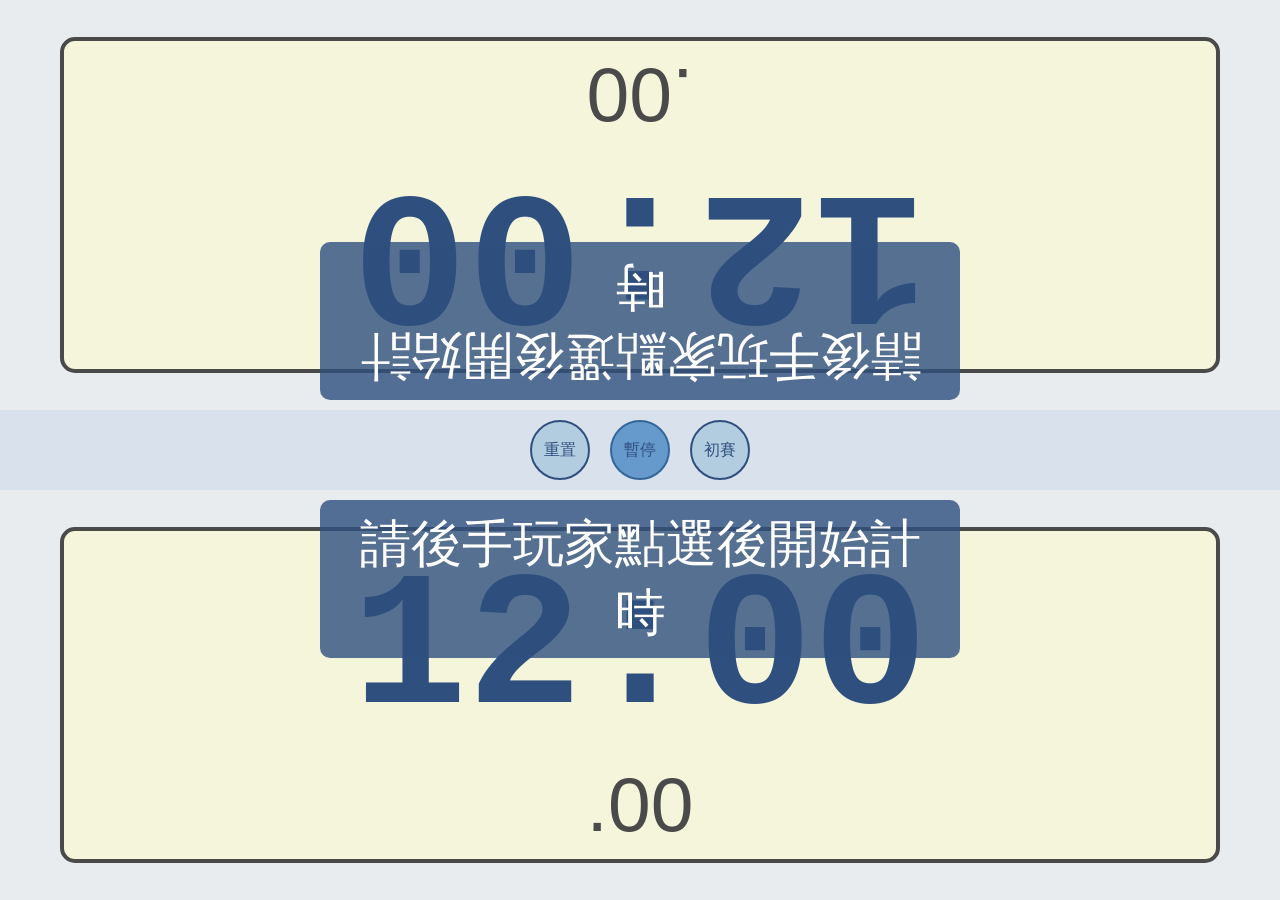
<file: cfe-2026-spring/cfe_clock.html>
<script type="text/javascript">
        var gk_isXlsx = false;
        var gk_xlsxFileLookup = {};
        var gk_fileData = {};
        function filledCell(cell) {
          return cell !== '' && cell != null;
        }
        function loadFileData(filename) {
        if (gk_isXlsx && gk_xlsxFileLookup[filename]) {
            try {
                var workbook = XLSX.read(gk_fileData[filename], { type: 'base64' });
                var firstSheetName = workbook.SheetNames[0];
                var worksheet = workbook.Sheets[firstSheetName];

                // Convert sheet to JSON to filter blank rows
                var jsonData = XLSX.utils.sheet_to_json(worksheet, { header: 1, blankrows: false, defval: '' });
                // Filter out blank rows (rows where all cells are empty, null, or undefined)
                var filteredData = jsonData.filter(row => row.some(filledCell));

                // Heuristic to find the header row by ignoring rows with fewer filled cells than the next row
                var headerRowIndex = filteredData.findIndex((row, index) =>
                  row.filter(filledCell).length >= filteredData[index + 1]?.filter(filledCell).length
                );
                // Fallback
                if (headerRowIndex === -1 || headerRowIndex > 25) {
                  headerRowIndex = 0;
                }

                // Convert filtered JSON back to CSV
                var csv = XLSX.utils.aoa_to_sheet(filteredData.slice(headerRowIndex)); // Create a new sheet from filtered array of arrays
                csv = XLSX.utils.sheet_to_csv(csv, { header: 1 });
                return csv;
            } catch (e) {
                console.error(e);
                return "";
            }
        }
        return gk_fileData[filename] || "";
        }
        </script><!DOCTYPE html>
<html lang="zh-TW">
<head>
    <meta charset="UTF-8">
    <meta name="viewport" content="width=device-width, initial-scale=1.0">
    <title>對戰計時鐘</title>
    <style>
        body {
            margin: 0;
            padding: 0;
            height: 100vh;
            display: flex;
            flex-direction: column;
            justify-content: space-between;
            font-family: Arial, sans-serif;
            background-color: #E8ECEF;
            overflow: hidden;
        }
        .container {
            height: 100vh;
            display: flex;
            flex-direction: column;
            justify-content: space-between;
        }
        .player {
            flex: 1;
            display: flex;
            justify-content: center;
            align-items: center;
            position: relative;
            user-select: none;
        }
        .player-top {
            transform: rotate(180deg);
        }
        .timer-box {
            width: 90%;
            height: 80%;
            border: 4px solid #4A4A4A;
            border-radius: 15px;
            display: flex;
            flex-direction: column;
            justify-content: center;
            align-items: center;
            background-color: #F5F5DC;
            cursor: pointer;
            transition: all 0.3s ease;
        }
        .timer-box.active {
            border-color: #1E90FF;
            background-color: #E6F0FA;
            box-shadow: 0 0 20px rgba(30, 144, 255, 0.5);
        }
        .timer-box.overtime {
            border-color: #FF4444;
            background-color: #FFE6E6;
            box-shadow: 0 0 20px rgba(255, 68, 68, 0.5);
        }
        .time {
            font-size: 15vw;
            font-weight: bold;
            font-family: 'Courier New', monospace;
            color: #2F4F7F;
        }
        .milliseconds {
            font-size: 6vw;
            color: #4A4A4A;
        }
        .middle-controls {
            display: flex;
            justify-content: center;
            align-items: center;
            gap: 20px;
            padding: 10px 0;
            background-color: #D9E2EC;
        }
        .control-btn {
            width: 60px;
            height: 60px;
            border-radius: 50%;
            border: 2px solid #2F4F7F;
            background-color: #B3CDE0;
            cursor: pointer;
            font-size: 16px;
            display: flex;
            justify-content: center;
            align-items: center;
            color: #2F4F7F;
            transition: background-color 0.3s, box-shadow 0.3s;
        }
        .control-btn:hover {
            background-color: #A1B8D1;
        }
        .pause-btn {
            border-color: #336699;
            background-color: #6699CC;
        }
        .pause-btn:hover {
            background-color: #557FA6;
        }
        .pause-btn.paused {
            background-color: #4D85B3;
            box-shadow: 0 0 10px rgba(51, 102, 153, 0.7);
        }
        .prompt {
            position: absolute;
            top: 10px;
            left: 50%;
            transform: translateX(-50%);
            background-color: rgba(47, 79, 127, 0.8);
            color: white;
            padding: 10px 20px;
            border-radius: 10px;
            font-size: 4vw;
            text-align: center;
            opacity: 0;
            transition: opacity 0.3s, padding 0.3s;
        }
        .prompt.active {
            opacity: 1;
            padding: 10px 20px;
        }
        .prompt:empty {
            padding: 0;
            opacity: 0;
        }
        .modal {
            display: none;
            position: fixed;
            top: 0;
            left: 0;
            width: 100%;
            height: 100%;
            background-color: rgba(0, 0, 0, 0.6);
            justify-content: center;
            align-items: center;
            z-index: 1000;
        }
        .modal-content {
            background-color: #FFFFFF;
            padding: 20px;
            border-radius: 10px;
            text-align: center;
            box-shadow: 0 0 10px rgba(0, 0, 0, 0.3);
            transform: none;
        }
        .modal-btn {
            margin: 10px;
            padding: 10px 20px;
            border: none;
            border-radius: 5px;
            cursor: pointer;
            transition: background-color 0.2s;
        }
        .modal-btn.yes {
            background-color: #28A745;
            color: white;
        }
        .modal-btn.yes:hover {
            background-color: #218838;
        }
        .modal-btn.no {
            background-color: #DC3545;
            color: white;
        }
        .modal-btn.no:hover {
            background-color: #C82333;
        }
    </style>
</head>
<body>
    <div class="container">
        <div class="player player-top" id="player1">
            <div class="timer-box" id="timer1" onclick="switchTurn(1)">
                <div class="time" id="time1">12:00</div>
                <div class="milliseconds" id="ms1">.00</div>
                <div class="prompt" id="prompt1"></div>
            </div>
        </div>
        <div class="middle-controls">
            <button class="control-btn" onclick="showResetConfirm()">重置</button>
            <button class="control-btn pause-btn" id="pauseBtn" onclick="togglePause()">暫停</button>
            <button class="control-btn" onclick="showModeSwitch()">初賽</button>
        </div>
        <div class="player player-bottom" id="player2">
            <div class="timer-box" id="timer2" onclick="switchTurn(2)">
                <div class="time" id="time2">12:00</div>
                <div class="milliseconds" id="ms2">.00</div>
                <div class="prompt" id="prompt2"></div>
            </div>
        </div>
    </div>
    <div class="modal" id="modeModal">
        <div class="modal-content">
            <p>是否切換模式並重新開始？</p>
            <button class="modal-btn yes" onclick="switchMode(true)">是</button>
            <button class="modal-btn no" onclick="switchMode(false)">否</button>
        </div>
    </div>
    <div class="modal" id="resetModal">
        <div class="modal-content">
            <p>是否確認重置比賽？</p>
            <button class="modal-btn yes" onclick="resetGame(true)">是</button>
            <button class="modal-btn no" onclick="resetGame(false)">否</button>
        </div>
    </div>

    <script>
        let isRunning = false;
        let isPaused = false;
        let activePlayer = 0;
        let mode = 'standard'; // standard (初賽) or finals (複賽)
        let time1 = 12 * 60 * 1000; // 12 minutes in ms
        let time2 = 12 * 60 * 1000;
        let isOvertime1 = false;
        let isOvertime2 = false;
        let lastUpdate = null;
        let gameStarted = false;
        let isGameStopped = false;

        function formatTime(ms) {
            if (ms <= 0) return "00:00.00";
            let minutes = Math.floor(ms / 60000);
            let seconds = Math.floor((ms % 60000) / 1000);
            let centiseconds = Math.floor((ms % 1000) / 10);
            return `${minutes.toString().padStart(2, '0')}:${seconds.toString().padStart(2, '0')}.${centiseconds.toString().padStart(2, '0')}`;
        }

        function updateDisplay() {
            if (isGameStopped) return; // Prevent recursive calls during stop
            document.getElementById('time1').textContent = formatTime(time1).slice(0, 5);
            document.getElementById('ms1').textContent = formatTime(time1).slice(5);
            document.getElementById('time2').textContent = formatTime(time2).slice(0, 5);
            document.getElementById('ms2').textContent = formatTime(time2).slice(5);

            const timer1 = document.getElementById('timer1');
            const timer2 = document.getElementById('timer2');
            timer1.classList.remove('active', 'overtime');
            timer2.classList.remove('active', 'overtime');

            if (activePlayer === 1) {
                timer1.classList.add(isOvertime1 ? 'overtime' : 'active');
            } else if (activePlayer === 2) {
                timer2.classList.add(isOvertime2 ? 'overtime' : 'active');
            }

            const prompt1 = document.getElementById('prompt1');
            const prompt2 = document.getElementById('prompt2');
            if (!gameStarted) {
                prompt1.textContent = "請後手玩家點選後開始計時";
                prompt2.textContent = "請後手玩家點選後開始計時";
                prompt1.classList.add('active');
                prompt2.classList.add('active');
            } else {
                prompt1.textContent = "";
                prompt2.textContent = "";
                prompt1.classList.remove('active');
                prompt2.classList.remove('active');
            }

            if (time1 <= 0 && isOvertime1) {
                stopGame();
                prompt1.textContent = "此方超時！";
                prompt1.classList.add('active');
                prompt2.textContent = "";
                prompt2.classList.remove('active');
            } else if (time2 <= 0 && isOvertime2) {
                stopGame();
                prompt1.textContent = "";
                prompt1.classList.remove('active');
                prompt2.textContent = "此方超時！";
                prompt2.classList.add('active');
            }

            // Update pause button state
            const pauseBtn = document.getElementById('pauseBtn');
            if (isPaused) {
                pauseBtn.classList.add('paused');
            } else {
                pauseBtn.classList.remove('paused');
            }

            // Update mode button text
            document.getElementsByClassName('control-btn')[2].textContent = mode === 'standard' ? '初賽' : '複賽';
        }

        function updateTimer() {
            if (!isRunning || isPaused || isGameStopped) return;
            const now = Date.now();
            const delta = lastUpdate ? now - lastUpdate : 0;
            lastUpdate = now;

            if (activePlayer === 1) {
                time1 = Math.max(0, time1 - delta);
                if (time1 <= 0 && !isOvertime1) {
                    isOvertime1 = true;
                    time1 = 40 * 1000;
                }
            } else if (activePlayer === 2) {
                time2 = Math.max(0, time2 - delta);
                if (time2 <= 0 && !isOvertime2) {
                    isOvertime2 = true;
                    time2 = 40 * 1000;
                }
            }
            updateDisplay();
            requestAnimationFrame(updateTimer);
        }

        function switchTurn(player) {
            if (!gameStarted) {
                activePlayer = player === 1 ? 2 : 1; // Start with opponent
                gameStarted = true;
                isRunning = true;
                lastUpdate = Date.now();
                requestAnimationFrame(updateTimer);
            } else if (!isPaused && activePlayer === player) {
                // Reset current player's time to 40 seconds if in overtime
                if (player === 1 && isOvertime1) time1 = 40 * 1000;
                if (player === 2 && isOvertime2) time2 = 40 * 1000;
                activePlayer = player === 1 ? 2 : 1;
            }
            updateDisplay();
        }

        function togglePause() {
            if (!gameStarted) return;
            isPaused = !isPaused;
            if (!isPaused) {
                lastUpdate = Date.now();
                requestAnimationFrame(updateTimer);
            }
            updateDisplay();
        }

        function showResetConfirm() {
            if (!isPaused && gameStarted) togglePause(); // Pause if game is running
            document.getElementById('resetModal').style.display = 'flex';
        }

        function resetGame(confirm) {
            document.getElementById('resetModal').style.display = 'none';
            if (confirm) {
                isRunning = false;
                isPaused = false;
                activePlayer = 0;
                gameStarted = false;
                isOvertime1 = false;
                isOvertime2 = false;
                isGameStopped = false;
                time1 = mode === 'standard' ? 12 * 60 * 1000 : 10 * 60 * 1000;
                time2 = mode === 'standard' ? 12 * 60 * 1000 : 10 * 60 * 1000;
                updateDisplay();
            }
        }

        function stopGame() {
            if (isGameStopped) return; // Prevent recursive calls
            isGameStopped = true;
            isRunning = false;
            isPaused = false;
            activePlayer = 0;
            updateDisplay();
        }

        function showModeSwitch() {
            if (!isPaused && gameStarted) togglePause();
            document.getElementById('modeModal').style.display = 'flex';
        }

        function switchMode(confirm) {
            document.getElementById('modeModal').style.display = 'none';
            if (confirm) {
                mode = mode === 'standard' ? 'finals' : 'standard';
                resetGame(true);
            }
        }

        updateDisplay();
    </script>
</body>
</html>
</file>
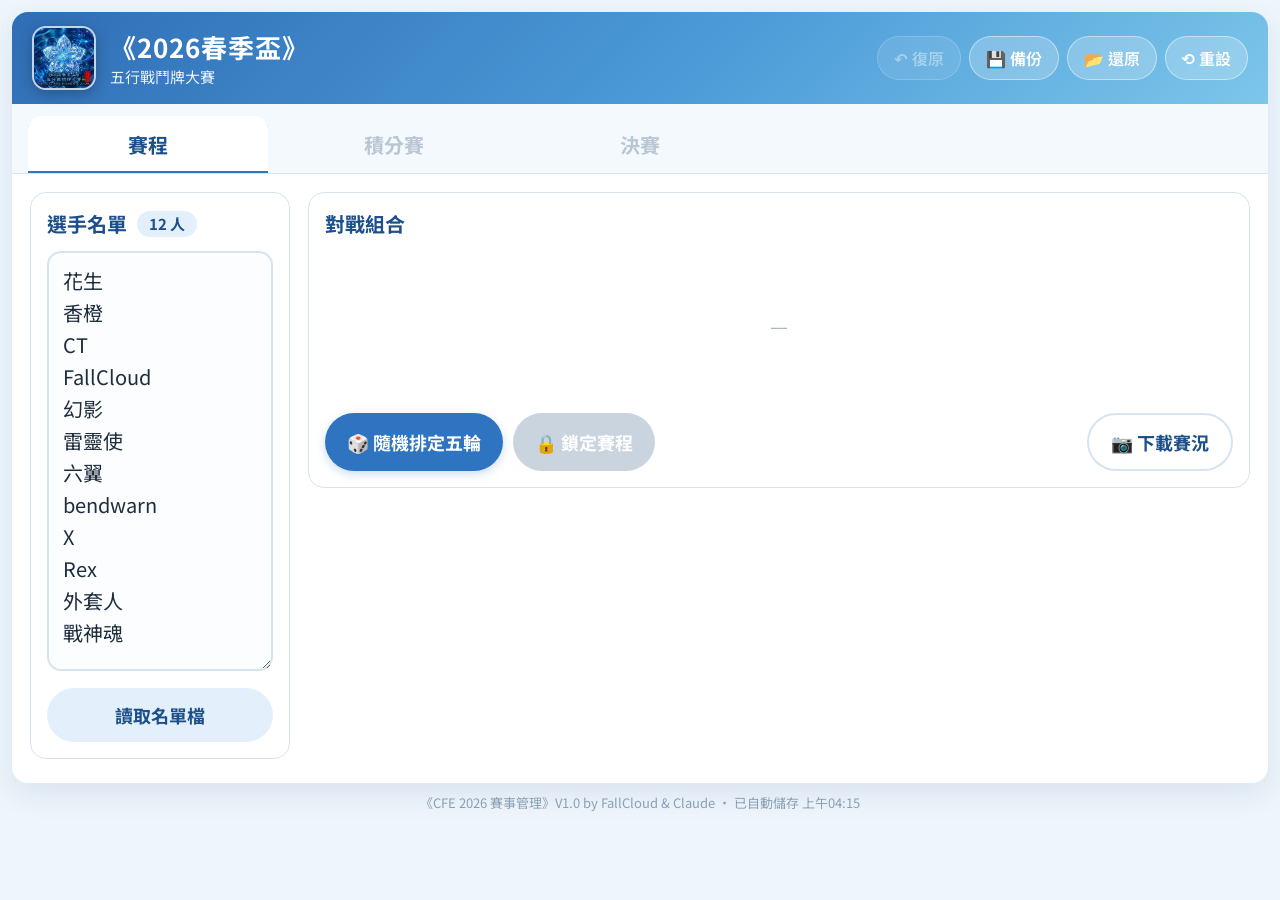
<file: cfe-2026-spring/host-ocuw9bre.html>
<!DOCTYPE html>
<html lang="zh-TW">
<head>
<meta charset="UTF-8">
<meta name="robots" content="noindex,nofollow">
<meta name="viewport" content="width=device-width, initial-scale=1.0">
<title>2026春季盃 賽事管理</title>
<link rel="icon" href="[data-uri]">
<style>
@import url('https://fonts.googleapis.com/css2?family=Noto+Sans+TC:wght@400;500;700&display=swap');
:root{
  --bg:#eef5fb; --card:#ffffff; --ink:#1f2d3d; --sub:#6b7f95; --line:#d6e4f0;
  --pri:#2f74c0; --pri-soft:#e3f0fb; --pri-deep:#1d4f8a;
  --win:#2f74c0; --loss:#d0576b; --draw:#c99a2e;
  --win-bg:#e6f1fc; --loss-bg:#fbecef; --draw-bg:#fbf4e3;
  --gold:#d4a017;
}
*{box-sizing:border-box}
[hidden]{display:none!important}
body{font-family:'Noto Sans TC',system-ui,-apple-system,sans-serif;margin:0;padding:12px;background:var(--bg);color:var(--ink);line-height:1.5;-webkit-tap-highlight-color:transparent}
button{font-family:inherit}
.container{max-width:1280px;margin:0 auto;background:var(--card);border-radius:16px;box-shadow:0 10px 30px rgba(31,79,138,.10);overflow:hidden}
header{background:linear-gradient(135deg,#2f6db5 0%,#4c9bd8 55%,#7cc6ea 100%);color:#fff;padding:14px 20px;display:flex;align-items:center;gap:16px;flex-wrap:wrap}
.brand{display:flex;align-items:center;gap:14px;flex:1;min-width:260px}
.brand img{width:64px;height:64px;border-radius:14px;box-shadow:0 4px 14px rgba(0,0,0,.25);border:2px solid rgba(255,255,255,.7)}
.brand h1{margin:0;font-size:26px;font-weight:700;letter-spacing:1px}
.brand .sub{font-size:15px;opacity:.9}
.tools{display:flex;gap:8px;flex-wrap:wrap}
.tbtn{background:rgba(255,255,255,.22);color:#fff;border:1px solid rgba(255,255,255,.45);padding:9px 16px;border-radius:9999px;font-size:16px;font-weight:600;cursor:pointer}
.tbtn:disabled{opacity:.45;cursor:default}
.tbtn.due{background:#ffd75e;color:#5a3d00;border-color:#fff;animation:pulse 1.4s ease-in-out infinite}
@keyframes pulse{0%,100%{box-shadow:0 0 0 0 rgba(255,215,94,.9)}50%{box-shadow:0 0 0 8px rgba(255,215,94,0)}}
.qt th .ok{color:#2e9d6a;margin-left:4px}
nav.tabs{display:flex;gap:6px;padding:12px 16px 0;background:#f4f9fd;border-bottom:1px solid var(--line)}
.tab{flex:1;max-width:240px;padding:14px 10px;font-size:20px;font-weight:700;border:none;border-radius:14px 14px 0 0;background:transparent;color:var(--sub);cursor:pointer}
.tab.active{background:#fff;color:var(--pri-deep);box-shadow:0 -2px 0 var(--pri) inset}
.tab:disabled{color:#b9c6d3;cursor:default}
.page{display:none;padding:18px 18px 24px}
.page.active{display:block}
.row{display:flex;gap:18px;flex-wrap:wrap;align-items:flex-start}
.card{background:#fff;border:1px solid var(--line);border-radius:16px;padding:16px}
.card h2{margin:0 0 12px;font-size:20px;color:var(--pri-deep);display:flex;align-items:center;gap:10px}
.badge{display:inline-block;background:var(--pri-soft);color:var(--pri-deep);border-radius:9999px;padding:2px 12px;font-size:15px;font-weight:700}
.badge.lock{background:#1d4f8a;color:#fff}
textarea{width:100%;min-height:420px;font-family:inherit;font-size:20px;line-height:1.6;padding:12px 14px;border:2px solid var(--line);border-radius:14px;resize:vertical;color:var(--ink);background:#fbfdff}
textarea:focus{outline:none;border-color:var(--pri)}
textarea[readonly]{background:#f2f5f8;color:#5d6e80}
.btn{border:none;padding:14px 22px;border-radius:9999px;font-weight:700;font-size:18px;cursor:pointer;background:var(--pri);color:#fff;box-shadow:0 3px 10px rgba(47,116,192,.25)}
.btn.soft{background:var(--pri-soft);color:var(--pri-deep);box-shadow:none}
.btn.ghost{background:#fff;color:var(--pri-deep);border:2px solid var(--line);box-shadow:none}
.btn.gold{background:linear-gradient(135deg,#e2b33b,#cf8f17);box-shadow:0 3px 10px rgba(207,143,23,.3)}
.btn:disabled{background:#c9d4df;color:#fff;box-shadow:none;cursor:default}
.btns{display:flex;gap:10px;flex-wrap:wrap;margin-top:12px}
.btns.center{justify-content:center}
.tw{overflow-x:auto;-webkit-overflow-scrolling:touch}
table{border-collapse:collapse;width:100%}
th,td{border:1px solid var(--line);text-align:center;padding:8px 6px}
th{background:#f1f7fc;color:var(--pri-deep);font-size:16px;font-weight:700}
/* schedule */
.sched td{font-size:19px;padding:10px 8px}
.sched td.tno{background:#f7fbfe;color:var(--sub);font-size:16px;font-weight:700;white-space:nowrap}
.sched .vs{color:#9fb3c8;font-size:14px;margin:0 2px}
.sched .p{font-weight:700;white-space:nowrap}
.sched .bye{color:var(--sub)}
/* qualifier */
.qt{min-width:1080px}
.qt td.name{font-size:22px;font-weight:700;text-align:left;padding-left:14px;white-space:nowrap}
.qt td.rc{cursor:pointer;min-width:96px;padding:6px 4px;user-select:none;-webkit-user-select:none}
.qt td.rc:active{background:#fffbe6}
.qt td.rc.locked{cursor:default}
.mk{font-size:30px;font-weight:700;letter-spacing:4px;line-height:1.15;white-space:nowrap}
.mk .W{color:var(--win)} .mk .L{color:var(--loss)} .mk .D{color:var(--draw)} .mk .N{color:#cdd8e3}
.opp{font-size:14px;color:var(--sub);white-space:nowrap}
.qt td.num{font-size:21px;font-weight:600;min-width:62px}
.qt td.total{font-size:26px;font-weight:800;color:var(--pri-deep);background:#f1f7fd;min-width:80px}
.qt td.rank{font-size:24px;font-weight:800;min-width:60px}
.qt tr.adv td{background:#e9f4fd}
.qt tr.adv td.total{background:#d8eafa}
.adv-tag{display:inline-block;background:var(--pri);color:#fff;border-radius:9999px;padding:3px 14px;font-size:17px;font-weight:700}
.byecell{font-size:20px;color:var(--sub);font-weight:700}
.status{display:flex;justify-content:space-between;align-items:center;flex-wrap:wrap;gap:10px;margin-bottom:12px}
.status .prog{font-size:18px;color:var(--sub);font-weight:600}
.tie{margin-top:16px}
.tie .grp{display:flex;align-items:center;gap:10px;flex-wrap:wrap;padding:10px 0;border-top:1px dashed var(--line)}
.tie .grp:first-of-type{border-top:none}
.tie .pts{font-size:20px;font-weight:800;color:var(--pri-deep);min-width:90px}
.chip{border:2px solid var(--line);background:#fff;border-radius:9999px;padding:10px 18px;font-size:19px;font-weight:700;cursor:pointer;color:var(--ink);position:relative}
.chip.on{border-color:var(--pri);background:var(--pri-soft)}
.chip .ord{display:inline-block;background:var(--pri);color:#fff;border-radius:50%;width:26px;height:26px;line-height:26px;font-size:15px;margin-right:6px;text-align:center}
.chip:disabled{cursor:default}
/* finals */
.seedsel{display:flex;align-items:center;gap:12px;flex-wrap:wrap;font-size:21px}
.seedsel .me{font-weight:800;color:var(--pri-deep)}
.ft{max-width:880px;margin-bottom:6px}
.ft td{font-size:20px}
.ft td.grp{font-weight:700;color:var(--sub);font-size:16px;background:#f7fbfe;width:84px}
.ft td.name{font-weight:700;text-align:left;padding-left:14px;font-size:22px;white-space:nowrap}
.ft td.g{cursor:pointer;width:92px;font-size:32px;font-weight:800;user-select:none;-webkit-user-select:none}
.ft td.g.W{color:var(--win)} .ft td.g.L{color:var(--loss)} .ft td.g.D{color:var(--draw)}
.ft td.g.off{cursor:default;background:#f6f8fa}
.ft td.g.next{background:#fffdf3}
.ft td.res{width:110px}
.ft .tbd{color:#a9b8c7;font-weight:500}
.restag{display:inline-block;border-radius:9999px;padding:3px 14px;font-size:17px;font-weight:700;background:var(--pri);color:#fff}
.restag.c1{background:linear-gradient(135deg,#e7b93d,#c98a10)}
.restag.c2{background:#8fa3b8}
.restag.c3{background:#b9824f}
.restag.c4{background:#a7b6c4}
.sec-title{font-size:21px;font-weight:800;color:var(--pri-deep);margin:22px 0 10px;display:flex;align-items:center;gap:10px}
.podium{display:grid;grid-template-columns:repeat(4,1fr);gap:12px;max-width:880px;margin-top:20px}
.pod{border-radius:16px;padding:14px;text-align:center;background:#f4f9fd;border:1px solid var(--line)}
.pod .t{font-size:16px;font-weight:700;color:var(--sub)}
.pod .n{font-size:26px;font-weight:800;color:var(--ink);margin-top:2px}
.pod.p1{background:linear-gradient(160deg,#fff7df,#fde7a6);border-color:#f0d27a}
.pod.p1 .n{font-size:30px}
/* capture header */
.caphead{display:none;align-items:center;gap:14px;margin-bottom:14px;padding-bottom:12px;border-bottom:2px solid var(--line)}
.caphead img{width:56px;height:56px;border-radius:12px}
.caphead .ct{font-size:24px;font-weight:800;color:var(--pri-deep)}
.caphead .cs{font-size:15px;color:var(--sub)}
.capturing .caphead{display:flex}
.capturing .nocap{display:none!important}
.capturing .tw{overflow:visible!important}
footer{text-align:center;color:#8aa0b6;font-size:13px;padding:10px 0 16px}
/* popup */
.pop-wrap{position:fixed;inset:0;background:rgba(15,40,70,.55);display:flex;align-items:center;justify-content:center;z-index:1500;animation:fadeIn .15s ease}
.pop{background:#fff;width:94%;max-width:560px;border-radius:20px;box-shadow:0 15px 50px rgba(0,0,0,.35);overflow:hidden}
.pop .hd{padding:20px 22px 6px;text-align:center}
.pop .hd .r{font-size:16px;color:var(--sub);font-weight:700}
.pop .hd .m{font-size:24px;font-weight:800;margin-top:4px}
.pop .hd .m .vs{color:#9fb3c8;font-size:17px;margin:0 8px}
.pop .bd{padding:10px 22px 18px}
.gline{display:flex;align-items:center;gap:8px;margin:10px 0}
.gline .gl{width:64px;font-size:17px;font-weight:700;color:var(--sub)}
.opt{flex:1;padding:16px 6px;border-radius:14px;border:2px solid var(--line);background:#fff;font-size:19px;font-weight:700;cursor:pointer;color:var(--ink);white-space:nowrap;overflow:hidden;text-overflow:ellipsis}
.opt.on.a{background:var(--win-bg);border-color:var(--win);color:var(--win)}
.opt.on.d{background:var(--draw-bg);border-color:var(--draw);color:#9a7417}
.opt.on.b{background:var(--loss-bg);border-color:var(--loss);color:var(--loss)}
.pop .ft2{background:#f8f9fa;padding:16px;display:flex;gap:10px}
.pop .ft2 button{flex:1;padding:14px;border:none;border-radius:9999px;font-weight:700;font-size:17px;cursor:pointer}
@keyframes fadeIn{from{opacity:0}to{opacity:1}}
@media (max-width:820px){.brand h1{font-size:21px}.tab{font-size:17px}textarea{min-height:260px}}
</style>
</head>
<body>
<div class="container" id="app">
  <header>
    <div class="brand">
      <img src="[data-uri]" alt="">
      <div><h1>《2026春季盃》</h1><div class="sub">五行戰鬥牌大賽</div></div>
    </div>
    <div class="tools">
      <button class="tbtn" id="undoBtn">↶ 復原</button>
      <button class="tbtn" id="exportBtn">💾 備份</button>
      <button class="tbtn" id="importBtn">📂 還原</button>
      <button class="tbtn" id="resetBtn">⟲ 重設</button>
      <input type="file" id="importFile" accept=".json,application/json" hidden>
    </div>
  </header>
  <nav class="tabs">
    <button class="tab active" data-page="sched">賽程</button>
    <button class="tab" data-page="qual">積分賽</button>
    <button class="tab" data-page="final">決賽</button>
  </nav>

  <section class="page active" id="page-sched">
    <div class="caphead"><img src="[data-uri]" alt=""><div><div class="ct">《2026春季盃》積分賽對戰表</div><div class="cs capTime"></div></div></div>
    <div class="row">
      <div class="card nocap" style="flex:0 0 260px">
        <h2>選手名單 <span class="badge" id="cnt">0 人</span></h2>
        <textarea id="roster" spellcheck="false"></textarea>
        <div class="btns">
          <button class="btn soft" id="loadTxt" style="flex:1">讀取名單檔</button>
        </div>
      </div>
      <div class="card" style="flex:1;min-width:480px">
        <h2>對戰組合 <span class="badge lock" id="lockBadge" hidden>🔒 已鎖定</span></h2>
        <div id="schedView"></div>
        <div class="btns nocap">
          <button class="btn" id="genBtn">🎲 隨機排定五輪</button>
          <button class="btn gold" id="lockBtn" disabled>🔒 鎖定賽程</button>
          <span style="flex:1"></span>
          <button class="btn ghost" data-shot="sched">📷 下載賽況</button>
        </div>
      </div>
    </div>
  </section>

  <section class="page" id="page-qual">
    <div class="caphead"><img src="[data-uri]" alt=""><div><div class="ct">《2026春季盃》積分賽</div><div class="cs capTime"></div></div></div>
    <div class="status">
      <div class="prog" id="qProg"></div>
      <div class="btns nocap" style="margin:0">
        <button class="btn gold" id="top4Btn" hidden>🔒 鎖定四強</button>
        <button class="btn ghost" data-shot="qual">📷 下載賽況</button>
      </div>
    </div>
    <div class="tw"><table class="qt" id="qTable"></table></div>
    <div class="card tie nocap" id="tieBox" hidden></div>
  </section>

  <section class="page" id="page-final">
    <div class="caphead"><img src="[data-uri]" alt=""><div><div class="ct">《2026春季盃》決賽</div><div class="cs capTime"></div></div></div>
    <div class="status nocap" style="justify-content:flex-end">
      <button class="btn ghost" data-shot="final">📷 下載賽況</button>
    </div>
    <div id="finalView"></div>
  </section>
</div>
<footer>《CFE 2026 賽事管理》V1.0 by FallCloud &amp; Claude · <span id="saved"></span></footer>

<script>/*!
 * html2canvas 1.4.1 <https://html2canvas.hertzen.com>
 * Copyright (c) 2022 Niklas von Hertzen <https://hertzen.com>
 * Released under MIT License
 */
!function(A,e){"object"==typeof exports&&"undefined"!=typeof module?module.exports=e():"function"==typeof define&&define.amd?define(e):(A="undefined"!=typeof globalThis?globalThis:A||self).html2canvas=e()}(this,function(){"use strict";
/*! *****************************************************************************
    Copyright (c) Microsoft Corporation.

    Permission to use, copy, modify, and/or distribute this software for any
    purpose with or without fee is hereby granted.

    THE SOFTWARE IS PROVIDED "AS IS" AND THE AUTHOR DISCLAIMS ALL WARRANTIES WITH
    REGARD TO THIS SOFTWARE INCLUDING ALL IMPLIED WARRANTIES OF MERCHANTABILITY
    AND FITNESS. IN NO EVENT SHALL THE AUTHOR BE LIABLE FOR ANY SPECIAL, DIRECT,
    INDIRECT, OR CONSEQUENTIAL DAMAGES OR ANY DAMAGES WHATSOEVER RESULTING FROM
    LOSS OF USE, DATA OR PROFITS, WHETHER IN AN ACTION OF CONTRACT, NEGLIGENCE OR
    OTHER TORTIOUS ACTION, ARISING OUT OF OR IN CONNECTION WITH THE USE OR
    PERFORMANCE OF THIS SOFTWARE.
    ***************************************************************************** */var r=function(A,e){return(r=Object.setPrototypeOf||{__proto__:[]}instanceof Array&&function(A,e){A.__proto__=e}||function(A,e){for(var t in e)Object.prototype.hasOwnProperty.call(e,t)&&(A[t]=e[t])})(A,e)};function A(A,e){if("function"!=typeof e&&null!==e)throw new TypeError("Class extends value "+String(e)+" is not a constructor or null");function t(){this.constructor=A}r(A,e),A.prototype=null===e?Object.create(e):(t.prototype=e.prototype,new t)}var h=function(){return(h=Object.assign||function(A){for(var e,t=1,r=arguments.length;t<r;t++)for(var B in e=arguments[t])Object.prototype.hasOwnProperty.call(e,B)&&(A[B]=e[B]);return A}).apply(this,arguments)};function a(A,s,o,i){return new(o=o||Promise)(function(t,e){function r(A){try{n(i.next(A))}catch(A){e(A)}}function B(A){try{n(i.throw(A))}catch(A){e(A)}}function n(A){var e;A.done?t(A.value):((e=A.value)instanceof o?e:new o(function(A){A(e)})).then(r,B)}n((i=i.apply(A,s||[])).next())})}function H(t,r){var B,n,s,o={label:0,sent:function(){if(1&s[0])throw s[1];return s[1]},trys:[],ops:[]},A={next:e(0),throw:e(1),return:e(2)};return"function"==typeof Symbol&&(A[Symbol.iterator]=function(){return this}),A;function e(e){return function(A){return function(e){if(B)throw new TypeError("Generator is already executing.");for(;o;)try{if(B=1,n&&(s=2&e[0]?n.return:e[0]?n.throw||((s=n.return)&&s.call(n),0):n.next)&&!(s=s.call(n,e[1])).done)return s;switch(n=0,(e=s?[2&e[0],s.value]:e)[0]){case 0:case 1:s=e;break;case 4:return o.label++,{value:e[1],done:!1};case 5:o.label++,n=e[1],e=[0];continue;case 7:e=o.ops.pop(),o.trys.pop();continue;default:if(!(s=0<(s=o.trys).length&&s[s.length-1])&&(6===e[0]||2===e[0])){o=0;continue}if(3===e[0]&&(!s||e[1]>s[0]&&e[1]<s[3])){o.label=e[1];break}if(6===e[0]&&o.label<s[1]){o.label=s[1],s=e;break}if(s&&o.label<s[2]){o.label=s[2],o.ops.push(e);break}s[2]&&o.ops.pop(),o.trys.pop();continue}e=r.call(t,o)}catch(A){e=[6,A],n=0}finally{B=s=0}if(5&e[0])throw e[1];return{value:e[0]?e[1]:void 0,done:!0}}([e,A])}}}function t(A,e,t){if(t||2===arguments.length)for(var r,B=0,n=e.length;B<n;B++)!r&&B in e||((r=r||Array.prototype.slice.call(e,0,B))[B]=e[B]);return A.concat(r||e)}var d=(B.prototype.add=function(A,e,t,r){return new B(this.left+A,this.top+e,this.width+t,this.height+r)},B.fromClientRect=function(A,e){return new B(e.left+A.windowBounds.left,e.top+A.windowBounds.top,e.width,e.height)},B.fromDOMRectList=function(A,e){e=Array.from(e).find(function(A){return 0!==A.width});return e?new B(e.left+A.windowBounds.left,e.top+A.windowBounds.top,e.width,e.height):B.EMPTY},B.EMPTY=new B(0,0,0,0),B);function B(A,e,t,r){this.left=A,this.top=e,this.width=t,this.height=r}for(var f=function(A,e){return d.fromClientRect(A,e.getBoundingClientRect())},Q=function(A){for(var e=[],t=0,r=A.length;t<r;){var B,n=A.charCodeAt(t++);55296<=n&&n<=56319&&t<r?56320==(64512&(B=A.charCodeAt(t++)))?e.push(((1023&n)<<10)+(1023&B)+65536):(e.push(n),t--):e.push(n)}return e},g=function(){for(var A=[],e=0;e<arguments.length;e++)A[e]=arguments[e];if(String.fromCodePoint)return String.fromCodePoint.apply(String,A);var t=A.length;if(!t)return"";for(var r=[],B=-1,n="";++B<t;){var s=A[B];s<=65535?r.push(s):(s-=65536,r.push(55296+(s>>10),s%1024+56320)),(B+1===t||16384<r.length)&&(n+=String.fromCharCode.apply(String,r),r.length=0)}return n},e="ABCDEFGHIJKLMNOPQRSTUVWXYZabcdefghijklmnopqrstuvwxyz0123456789+/",n="undefined"==typeof Uint8Array?[]:new Uint8Array(256),s=0;s<e.length;s++)n[e.charCodeAt(s)]=s;for(var o="ABCDEFGHIJKLMNOPQRSTUVWXYZabcdefghijklmnopqrstuvwxyz0123456789+/",c="undefined"==typeof Uint8Array?[]:new Uint8Array(256),i=0;i<o.length;i++)c[o.charCodeAt(i)]=i;function w(A,e,t){return A.slice?A.slice(e,t):new Uint16Array(Array.prototype.slice.call(A,e,t))}var U=(l.prototype.get=function(A){var e;if(0<=A){if(A<55296||56319<A&&A<=65535)return e=this.index[A>>5],this.data[e=(e<<2)+(31&A)];if(A<=65535)return e=this.index[2048+(A-55296>>5)],this.data[e=(e<<2)+(31&A)];if(A<this.highStart)return e=this.index[e=2080+(A>>11)],e=this.index[e+=A>>5&63],this.data[e=(e<<2)+(31&A)];if(A<=1114111)return this.data[this.highValueIndex]}return this.errorValue},l);function l(A,e,t,r,B,n){this.initialValue=A,this.errorValue=e,this.highStart=t,this.highValueIndex=r,this.index=B,this.data=n}for(var C="ABCDEFGHIJKLMNOPQRSTUVWXYZabcdefghijklmnopqrstuvwxyz0123456789+/",u="undefined"==typeof Uint8Array?[]:new Uint8Array(256),F=0;F<C.length;F++)u[C.charCodeAt(F)]=F;function p(A,e,t,r){var B=r[t];if(Array.isArray(A)?-1!==A.indexOf(B):A===B)for(var n=t;n<=r.length;){if((o=r[++n])===e)return 1;if(o!==D)break}if(B===D)for(n=t;0<n;){var s=r[--n];if(Array.isArray(A)?-1!==A.indexOf(s):A===s)for(var o,i=t;i<=r.length;){if((o=r[++i])===e)return 1;if(o!==D)break}if(s!==D)break}}function E(A,e){for(var t=A;0<=t;){var r=e[t];if(r!==D)return r;t--}return 0}function I(t,A){var e=(B=function(A,r){void 0===r&&(r="strict");var B=[],n=[],s=[];return A.forEach(function(A,e){var t=rA.get(A);if(50<t?(s.push(!0),t-=50):s.push(!1),-1!==["normal","auto","loose"].indexOf(r)&&-1!==[8208,8211,12316,12448].indexOf(A))return n.push(e),B.push(16);if(4!==t&&11!==t)return n.push(e),31===t?B.push("strict"===r?O:q):t===AA||29===t?B.push(J):43===t?131072<=A&&A<=196605||196608<=A&&A<=262141?B.push(q):B.push(J):void B.push(t);if(0===e)return n.push(e),B.push(J);t=B[e-1];return-1===iA.indexOf(t)?(n.push(n[e-1]),B.push(t)):(n.push(e),B.push(J))}),[n,B,s]}(t,(A=A||{lineBreak:"normal",wordBreak:"normal"}).lineBreak))[0],r=B[1],B=B[2];return[e,r="break-all"===A.wordBreak||"break-word"===A.wordBreak?r.map(function(A){return-1!==[R,J,AA].indexOf(A)?q:A}):r,"keep-all"===A.wordBreak?B.map(function(A,e){return A&&19968<=t[e]&&t[e]<=40959}):void 0]}var y,K,m,L,b,D=10,v=13,x=15,M=17,S=18,T=19,G=20,O=21,V=22,k=24,R=25,N=26,P=27,X=28,J=30,Y=32,W=33,Z=34,_=35,q=37,j=38,z=39,$=40,AA=42,eA=[9001,65288],tA="×",rA=(m=function(A){var e,t,r,B,n=.75*A.length,s=A.length,o=0;"="===A[A.length-1]&&(n--,"="===A[A.length-2]&&n--);for(var n=new("undefined"!=typeof ArrayBuffer&&"undefined"!=typeof Uint8Array&&void 0!==Uint8Array.prototype.slice?ArrayBuffer:Array)(n),i=Array.isArray(n)?n:new Uint8Array(n),Q=0;Q<s;Q+=4)e=c[A.charCodeAt(Q)],t=c[A.charCodeAt(Q+1)],r=c[A.charCodeAt(Q+2)],B=c[A.charCodeAt(Q+3)],i[o++]=e<<2|t>>4,i[o++]=(15&t)<<4|r>>2,i[o++]=(3&r)<<6|63&B;return n}(y="[base64]/[base64]/[base64]/8DvwO/A78DvwO/A78DvwO/A78DvwO/A78DvwO/A78DvwO/A78DvwO/A78DvwO/A78DvwO/[base64]/CzAAMACHC4sLkwubC58Lpwt1AK4Ltgt1APsDMAAwADAAMAAwADAAMAAwAL4LwwvLC9IL1wvdCzAAMADlC+kL8Qv5C/[base64]/[base64]/[base64]//[base64]"),L=Array.isArray(m)?function(A){for(var e=A.length,t=[],r=0;r<e;r+=4)t.push(A[r+3]<<24|A[r+2]<<16|A[r+1]<<8|A[r]);return t}(m):new Uint32Array(m),b=Array.isArray(m)?function(A){for(var e=A.length,t=[],r=0;r<e;r+=2)t.push(A[r+1]<<8|A[r]);return t}(m):new Uint16Array(m),y=w(b,12,L[4]/2),K=2===L[5]?w(b,(24+L[4])/2):(m=L,b=Math.ceil((24+L[4])/4),m.slice?m.slice(b,K):new Uint32Array(Array.prototype.slice.call(m,b,K))),new U(L[0],L[1],L[2],L[3],y,K)),BA=[J,36],nA=[1,2,3,5],sA=[D,8],oA=[P,N],iA=nA.concat(sA),QA=[j,z,$,Z,_],cA=[x,v],aA=(gA.prototype.slice=function(){return g.apply(void 0,this.codePoints.slice(this.start,this.end))},gA);function gA(A,e,t,r){this.codePoints=A,this.required="!"===e,this.start=t,this.end=r}function wA(A,e){var t=Q(A),r=(e=I(t,e))[0],B=e[1],n=e[2],s=t.length,o=0,i=0;return{next:function(){if(s<=i)return{done:!0,value:null};for(var A=tA;i<s&&(A=function(A,e,t,r,B){if(0===t[r])return tA;var n=r-1;if(Array.isArray(B)&&!0===B[n])return tA;var s=n-1,o=1+n,i=e[n],r=0<=s?e[s]:0,B=e[o];if(2===i&&3===B)return tA;if(-1!==nA.indexOf(i))return"!";if(-1!==nA.indexOf(B))return tA;if(-1!==sA.indexOf(B))return tA;if(8===E(n,e))return"÷";if(11===rA.get(A[n]))return tA;if((i===Y||i===W)&&11===rA.get(A[o]))return tA;if(7===i||7===B)return tA;if(9===i)return tA;if(-1===[D,v,x].indexOf(i)&&9===B)return tA;if(-1!==[M,S,T,k,X].indexOf(B))return tA;if(E(n,e)===V)return tA;if(p(23,V,n,e))return tA;if(p([M,S],O,n,e))return tA;if(p(12,12,n,e))return tA;if(i===D)return"÷";if(23===i||23===B)return tA;if(16===B||16===i)return"÷";if(-1!==[v,x,O].indexOf(B)||14===i)return tA;if(36===r&&-1!==cA.indexOf(i))return tA;if(i===X&&36===B)return tA;if(B===G)return tA;if(-1!==BA.indexOf(B)&&i===R||-1!==BA.indexOf(i)&&B===R)return tA;if(i===P&&-1!==[q,Y,W].indexOf(B)||-1!==[q,Y,W].indexOf(i)&&B===N)return tA;if(-1!==BA.indexOf(i)&&-1!==oA.indexOf(B)||-1!==oA.indexOf(i)&&-1!==BA.indexOf(B))return tA;if(-1!==[P,N].indexOf(i)&&(B===R||-1!==[V,x].indexOf(B)&&e[1+o]===R)||-1!==[V,x].indexOf(i)&&B===R||i===R&&-1!==[R,X,k].indexOf(B))return tA;if(-1!==[R,X,k,M,S].indexOf(B))for(var Q=n;0<=Q;){if((c=e[Q])===R)return tA;if(-1===[X,k].indexOf(c))break;Q--}if(-1!==[P,N].indexOf(B))for(var c,Q=-1!==[M,S].indexOf(i)?s:n;0<=Q;){if((c=e[Q])===R)return tA;if(-1===[X,k].indexOf(c))break;Q--}if(j===i&&-1!==[j,z,Z,_].indexOf(B)||-1!==[z,Z].indexOf(i)&&-1!==[z,$].indexOf(B)||-1!==[$,_].indexOf(i)&&B===$)return tA;if(-1!==QA.indexOf(i)&&-1!==[G,N].indexOf(B)||-1!==QA.indexOf(B)&&i===P)return tA;if(-1!==BA.indexOf(i)&&-1!==BA.indexOf(B))return tA;if(i===k&&-1!==BA.indexOf(B))return tA;if(-1!==BA.concat(R).indexOf(i)&&B===V&&-1===eA.indexOf(A[o])||-1!==BA.concat(R).indexOf(B)&&i===S)return tA;if(41===i&&41===B){for(var a=t[n],g=1;0<a&&41===e[--a];)g++;if(g%2!=0)return tA}return i===Y&&B===W?tA:"÷"}(t,B,r,++i,n))===tA;);if(A===tA&&i!==s)return{done:!0,value:null};var e=new aA(t,A,o,i);return o=i,{value:e,done:!1}}}}function UA(A){return 48<=A&&A<=57}function lA(A){return UA(A)||65<=A&&A<=70||97<=A&&A<=102}function CA(A){return 10===A||9===A||32===A}function uA(A){return 97<=(t=e=A)&&t<=122||65<=(e=e)&&e<=90||128<=A||95===A;var e,t}function FA(A){return uA(A)||UA(A)||45===A}function hA(A,e){return 92===A&&10!==e}function dA(A,e,t){return 45===A?uA(e)||hA(e,t):!!uA(A)||92===A&&10!==e}function fA(A,e,t){return 43===A||45===A?!!UA(e)||46===e&&UA(t):UA(46===A?e:A)}var HA={type:2},pA={type:3},EA={type:4},IA={type:13},yA={type:8},KA={type:21},mA={type:9},LA={type:10},bA={type:11},DA={type:12},vA={type:14},xA={type:23},MA={type:1},SA={type:25},TA={type:24},GA={type:26},OA={type:27},VA={type:28},kA={type:29},RA={type:31},NA={type:32},PA=(XA.prototype.write=function(A){this._value=this._value.concat(Q(A))},XA.prototype.read=function(){for(var A=[],e=this.consumeToken();e!==NA;)A.push(e),e=this.consumeToken();return A},XA.prototype.consumeToken=function(){var A=this.consumeCodePoint();switch(A){case 34:return this.consumeStringToken(34);case 35:var e=this.peekCodePoint(0),t=this.peekCodePoint(1),r=this.peekCodePoint(2);if(FA(e)||hA(t,r)){var B=dA(e,t,r)?2:1;return{type:5,value:this.consumeName(),flags:B}}break;case 36:if(61===this.peekCodePoint(0))return this.consumeCodePoint(),IA;break;case 39:return this.consumeStringToken(39);case 40:return HA;case 41:return pA;case 42:if(61===this.peekCodePoint(0))return this.consumeCodePoint(),vA;break;case 43:if(fA(A,this.peekCodePoint(0),this.peekCodePoint(1)))return this.reconsumeCodePoint(A),this.consumeNumericToken();break;case 44:return EA;case 45:var r=A,B=this.peekCodePoint(0),n=this.peekCodePoint(1);if(fA(r,B,n))return this.reconsumeCodePoint(A),this.consumeNumericToken();if(dA(r,B,n))return this.reconsumeCodePoint(A),this.consumeIdentLikeToken();if(45===B&&62===n)return this.consumeCodePoint(),this.consumeCodePoint(),TA;break;case 46:if(fA(A,this.peekCodePoint(0),this.peekCodePoint(1)))return this.reconsumeCodePoint(A),this.consumeNumericToken();break;case 47:if(42===this.peekCodePoint(0))for(this.consumeCodePoint();;){var s=this.consumeCodePoint();if(42===s&&47===(s=this.consumeCodePoint()))return this.consumeToken();if(-1===s)return this.consumeToken()}break;case 58:return GA;case 59:return OA;case 60:if(33===this.peekCodePoint(0)&&45===this.peekCodePoint(1)&&45===this.peekCodePoint(2))return this.consumeCodePoint(),this.consumeCodePoint(),SA;break;case 64:var n=this.peekCodePoint(0),o=this.peekCodePoint(1),i=this.peekCodePoint(2);if(dA(n,o,i))return{type:7,value:this.consumeName()};break;case 91:return VA;case 92:if(hA(A,this.peekCodePoint(0)))return this.reconsumeCodePoint(A),this.consumeIdentLikeToken();break;case 93:return kA;case 61:if(61===this.peekCodePoint(0))return this.consumeCodePoint(),yA;break;case 123:return bA;case 125:return DA;case 117:case 85:o=this.peekCodePoint(0),i=this.peekCodePoint(1);return 43!==o||!lA(i)&&63!==i||(this.consumeCodePoint(),this.consumeUnicodeRangeToken()),this.reconsumeCodePoint(A),this.consumeIdentLikeToken();case 124:if(61===this.peekCodePoint(0))return this.consumeCodePoint(),mA;if(124===this.peekCodePoint(0))return this.consumeCodePoint(),KA;break;case 126:if(61===this.peekCodePoint(0))return this.consumeCodePoint(),LA;break;case-1:return NA}return CA(A)?(this.consumeWhiteSpace(),RA):UA(A)?(this.reconsumeCodePoint(A),this.consumeNumericToken()):uA(A)?(this.reconsumeCodePoint(A),this.consumeIdentLikeToken()):{type:6,value:g(A)}},XA.prototype.consumeCodePoint=function(){var A=this._value.shift();return void 0===A?-1:A},XA.prototype.reconsumeCodePoint=function(A){this._value.unshift(A)},XA.prototype.peekCodePoint=function(A){return A>=this._value.length?-1:this._value[A]},XA.prototype.consumeUnicodeRangeToken=function(){for(var A=[],e=this.consumeCodePoint();lA(e)&&A.length<6;)A.push(e),e=this.consumeCodePoint();for(var t=!1;63===e&&A.length<6;)A.push(e),e=this.consumeCodePoint(),t=!0;if(t)return{type:30,start:parseInt(g.apply(void 0,A.map(function(A){return 63===A?48:A})),16),end:parseInt(g.apply(void 0,A.map(function(A){return 63===A?70:A})),16)};var r=parseInt(g.apply(void 0,A),16);if(45===this.peekCodePoint(0)&&lA(this.peekCodePoint(1))){this.consumeCodePoint();for(var e=this.consumeCodePoint(),B=[];lA(e)&&B.length<6;)B.push(e),e=this.consumeCodePoint();return{type:30,start:r,end:parseInt(g.apply(void 0,B),16)}}return{type:30,start:r,end:r}},XA.prototype.consumeIdentLikeToken=function(){var A=this.consumeName();return"url"===A.toLowerCase()&&40===this.peekCodePoint(0)?(this.consumeCodePoint(),this.consumeUrlToken()):40===this.peekCodePoint(0)?(this.consumeCodePoint(),{type:19,value:A}):{type:20,value:A}},XA.prototype.consumeUrlToken=function(){var A=[];if(this.consumeWhiteSpace(),-1===this.peekCodePoint(0))return{type:22,value:""};var e,t=this.peekCodePoint(0);if(39===t||34===t){t=this.consumeStringToken(this.consumeCodePoint());return 0===t.type&&(this.consumeWhiteSpace(),-1===this.peekCodePoint(0)||41===this.peekCodePoint(0))?(this.consumeCodePoint(),{type:22,value:t.value}):(this.consumeBadUrlRemnants(),xA)}for(;;){var r=this.consumeCodePoint();if(-1===r||41===r)return{type:22,value:g.apply(void 0,A)};if(CA(r))return this.consumeWhiteSpace(),-1===this.peekCodePoint(0)||41===this.peekCodePoint(0)?(this.consumeCodePoint(),{type:22,value:g.apply(void 0,A)}):(this.consumeBadUrlRemnants(),xA);if(34===r||39===r||40===r||(0<=(e=r)&&e<=8||11===e||14<=e&&e<=31||127===e))return this.consumeBadUrlRemnants(),xA;if(92===r){if(!hA(r,this.peekCodePoint(0)))return this.consumeBadUrlRemnants(),xA;A.push(this.consumeEscapedCodePoint())}else A.push(r)}},XA.prototype.consumeWhiteSpace=function(){for(;CA(this.peekCodePoint(0));)this.consumeCodePoint()},XA.prototype.consumeBadUrlRemnants=function(){for(;;){var A=this.consumeCodePoint();if(41===A||-1===A)return;hA(A,this.peekCodePoint(0))&&this.consumeEscapedCodePoint()}},XA.prototype.consumeStringSlice=function(A){for(var e="";0<A;){var t=Math.min(5e4,A);e+=g.apply(void 0,this._value.splice(0,t)),A-=t}return this._value.shift(),e},XA.prototype.consumeStringToken=function(A){for(var e="",t=0;;){var r,B=this._value[t];if(-1===B||void 0===B||B===A)return{type:0,value:e+=this.consumeStringSlice(t)};if(10===B)return this._value.splice(0,t),MA;92!==B||-1!==(r=this._value[t+1])&&void 0!==r&&(10===r?(e+=this.consumeStringSlice(t),t=-1,this._value.shift()):hA(B,r)&&(e+=this.consumeStringSlice(t),e+=g(this.consumeEscapedCodePoint()),t=-1)),t++}},XA.prototype.consumeNumber=function(){var A=[],e=4;for(43!==(t=this.peekCodePoint(0))&&45!==t||A.push(this.consumeCodePoint());UA(this.peekCodePoint(0));)A.push(this.consumeCodePoint());var t=this.peekCodePoint(0),r=this.peekCodePoint(1);if(46===t&&UA(r))for(A.push(this.consumeCodePoint(),this.consumeCodePoint()),e=8;UA(this.peekCodePoint(0));)A.push(this.consumeCodePoint());t=this.peekCodePoint(0);var r=this.peekCodePoint(1),B=this.peekCodePoint(2);if((69===t||101===t)&&((43===r||45===r)&&UA(B)||UA(r)))for(A.push(this.consumeCodePoint(),this.consumeCodePoint()),e=8;UA(this.peekCodePoint(0));)A.push(this.consumeCodePoint());return[function(A){var e=0,t=1;43!==A[e]&&45!==A[e]||(45===A[e]&&(t=-1),e++);for(var r=[];UA(A[e]);)r.push(A[e++]);var B=r.length?parseInt(g.apply(void 0,r),10):0;46===A[e]&&e++;for(var n=[];UA(A[e]);)n.push(A[e++]);var s=n.length,o=s?parseInt(g.apply(void 0,n),10):0;69!==A[e]&&101!==A[e]||e++;var i=1;43!==A[e]&&45!==A[e]||(45===A[e]&&(i=-1),e++);for(var Q=[];UA(A[e]);)Q.push(A[e++]);var c=Q.length?parseInt(g.apply(void 0,Q),10):0;return t*(B+o*Math.pow(10,-s))*Math.pow(10,i*c)}(A),e]},XA.prototype.consumeNumericToken=function(){var A=this.consumeNumber(),e=A[0],t=A[1],r=this.peekCodePoint(0),B=this.peekCodePoint(1),A=this.peekCodePoint(2);return dA(r,B,A)?{type:15,number:e,flags:t,unit:this.consumeName()}:37===r?(this.consumeCodePoint(),{type:16,number:e,flags:t}):{type:17,number:e,flags:t}},XA.prototype.consumeEscapedCodePoint=function(){var A,e=this.consumeCodePoint();if(lA(e)){for(var t=g(e);lA(this.peekCodePoint(0))&&t.length<6;)t+=g(this.consumeCodePoint());CA(this.peekCodePoint(0))&&this.consumeCodePoint();var r=parseInt(t,16);return 0===r||55296<=(A=r)&&A<=57343||1114111<r?65533:r}return-1===e?65533:e},XA.prototype.consumeName=function(){for(var A="";;){var e=this.consumeCodePoint();if(FA(e))A+=g(e);else{if(!hA(e,this.peekCodePoint(0)))return this.reconsumeCodePoint(e),A;A+=g(this.consumeEscapedCodePoint())}}},XA);function XA(){this._value=[]}var JA=(YA.create=function(A){var e=new PA;return e.write(A),new YA(e.read())},YA.parseValue=function(A){return YA.create(A).parseComponentValue()},YA.parseValues=function(A){return YA.create(A).parseComponentValues()},YA.prototype.parseComponentValue=function(){for(var A=this.consumeToken();31===A.type;)A=this.consumeToken();if(32===A.type)throw new SyntaxError("Error parsing CSS component value, unexpected EOF");this.reconsumeToken(A);for(var e=this.consumeComponentValue();31===(A=this.consumeToken()).type;);if(32===A.type)return e;throw new SyntaxError("Error parsing CSS component value, multiple values found when expecting only one")},YA.prototype.parseComponentValues=function(){for(var A=[];;){var e=this.consumeComponentValue();if(32===e.type)return A;A.push(e),A.push()}},YA.prototype.consumeComponentValue=function(){var A=this.consumeToken();switch(A.type){case 11:case 28:case 2:return this.consumeSimpleBlock(A.type);case 19:return this.consumeFunction(A)}return A},YA.prototype.consumeSimpleBlock=function(A){for(var e={type:A,values:[]},t=this.consumeToken();;){if(32===t.type||ce(t,A))return e;this.reconsumeToken(t),e.values.push(this.consumeComponentValue()),t=this.consumeToken()}},YA.prototype.consumeFunction=function(A){for(var e={name:A.value,values:[],type:18};;){var t=this.consumeToken();if(32===t.type||3===t.type)return e;this.reconsumeToken(t),e.values.push(this.consumeComponentValue())}},YA.prototype.consumeToken=function(){var A=this._tokens.shift();return void 0===A?NA:A},YA.prototype.reconsumeToken=function(A){this._tokens.unshift(A)},YA);function YA(A){this._tokens=A}function WA(A){return 15===A.type}function ZA(A){return 17===A.type}function _A(A){return 20===A.type}function qA(A){return 0===A.type}function jA(A,e){return _A(A)&&A.value===e}function zA(A){return 31!==A.type}function $A(A){return 31!==A.type&&4!==A.type}function Ae(A){var e=[],t=[];return A.forEach(function(A){if(4===A.type){if(0===t.length)throw new Error("Error parsing function args, zero tokens for arg");return e.push(t),void(t=[])}31!==A.type&&t.push(A)}),t.length&&e.push(t),e}function ee(A){return 17===A.type||15===A.type}function te(A){return 16===A.type||ee(A)}function re(A){return 1<A.length?[A[0],A[1]]:[A[0]]}function Be(A,e,t){var r=A[0],A=A[1];return[Ue(r,e),Ue(void 0!==A?A:r,t)]}function ne(A){return 15===A.type&&("deg"===A.unit||"grad"===A.unit||"rad"===A.unit||"turn"===A.unit)}function se(A){switch(A.filter(_A).map(function(A){return A.value}).join(" ")){case"to bottom right":case"to right bottom":case"left top":case"top left":return[ae,ae];case"to top":case"bottom":return Ce(0);case"to bottom left":case"to left bottom":case"right top":case"top right":return[ae,we];case"to right":case"left":return Ce(90);case"to top left":case"to left top":case"right bottom":case"bottom right":return[we,we];case"to bottom":case"top":return Ce(180);case"to top right":case"to right top":case"left bottom":case"bottom left":return[we,ae];case"to left":case"right":return Ce(270)}return 0}function oe(A){return 0==(255&A)}function ie(A){var e=255&A,t=255&A>>8,r=255&A>>16,A=255&A>>24;return e<255?"rgba("+A+","+r+","+t+","+e/255+")":"rgb("+A+","+r+","+t+")"}function Qe(A,e){if(17===A.type)return A.number;if(16!==A.type)return 0;var t=3===e?1:255;return 3===e?A.number/100*t:Math.round(A.number/100*t)}var ce=function(A,e){return 11===e&&12===A.type||(28===e&&29===A.type||2===e&&3===A.type)},ae={type:17,number:0,flags:4},ge={type:16,number:50,flags:4},we={type:16,number:100,flags:4},Ue=function(A,e){if(16===A.type)return A.number/100*e;if(WA(A))switch(A.unit){case"rem":case"em":return 16*A.number;default:return A.number}return A.number},le=function(A,e){if(15===e.type)switch(e.unit){case"deg":return Math.PI*e.number/180;case"grad":return Math.PI/200*e.number;case"rad":return e.number;case"turn":return 2*Math.PI*e.number}throw new Error("Unsupported angle type")},Ce=function(A){return Math.PI*A/180},ue=function(A,e){if(18===e.type){var t=me[e.name];if(void 0===t)throw new Error('Attempting to parse an unsupported color function "'+e.name+'"');return t(A,e.values)}if(5===e.type){if(3===e.value.length){var r=e.value.substring(0,1),B=e.value.substring(1,2),n=e.value.substring(2,3);return Fe(parseInt(r+r,16),parseInt(B+B,16),parseInt(n+n,16),1)}if(4===e.value.length){var r=e.value.substring(0,1),B=e.value.substring(1,2),n=e.value.substring(2,3),s=e.value.substring(3,4);return Fe(parseInt(r+r,16),parseInt(B+B,16),parseInt(n+n,16),parseInt(s+s,16)/255)}if(6===e.value.length){r=e.value.substring(0,2),B=e.value.substring(2,4),n=e.value.substring(4,6);return Fe(parseInt(r,16),parseInt(B,16),parseInt(n,16),1)}if(8===e.value.length){r=e.value.substring(0,2),B=e.value.substring(2,4),n=e.value.substring(4,6),s=e.value.substring(6,8);return Fe(parseInt(r,16),parseInt(B,16),parseInt(n,16),parseInt(s,16)/255)}}if(20===e.type){e=Le[e.value.toUpperCase()];if(void 0!==e)return e}return Le.TRANSPARENT},Fe=function(A,e,t,r){return(A<<24|e<<16|t<<8|Math.round(255*r)<<0)>>>0},he=function(A,e){e=e.filter($A);if(3===e.length){var t=e.map(Qe),r=t[0],B=t[1],t=t[2];return Fe(r,B,t,1)}if(4!==e.length)return 0;e=e.map(Qe),r=e[0],B=e[1],t=e[2],e=e[3];return Fe(r,B,t,e)};function de(A,e,t){return t<0&&(t+=1),1<=t&&--t,t<1/6?(e-A)*t*6+A:t<.5?e:t<2/3?6*(e-A)*(2/3-t)+A:A}function fe(A,e){return ue(A,JA.create(e).parseComponentValue())}function He(A,e){return A=ue(A,e[0]),(e=e[1])&&te(e)?{color:A,stop:e}:{color:A,stop:null}}function pe(A,t){var e=A[0],r=A[A.length-1];null===e.stop&&(e.stop=ae),null===r.stop&&(r.stop=we);for(var B=[],n=0,s=0;s<A.length;s++){var o=A[s].stop;null!==o?(n<(o=Ue(o,t))?B.push(o):B.push(n),n=o):B.push(null)}for(var i=null,s=0;s<B.length;s++){var Q=B[s];if(null===Q)null===i&&(i=s);else if(null!==i){for(var c=s-i,a=(Q-B[i-1])/(1+c),g=1;g<=c;g++)B[i+g-1]=a*g;i=null}}return A.map(function(A,e){return{color:A.color,stop:Math.max(Math.min(1,B[e]/t),0)}})}function Ee(A,e,t){var r="number"==typeof A?A:(s=e/2,r=(n=t)/2,s=Ue((B=A)[0],e)-s,n=r-Ue(B[1],n),(Math.atan2(n,s)+2*Math.PI)%(2*Math.PI)),B=Math.abs(e*Math.sin(r))+Math.abs(t*Math.cos(r)),n=e/2,s=t/2,e=B/2,t=Math.sin(r-Math.PI/2)*e,e=Math.cos(r-Math.PI/2)*e;return[B,n-e,n+e,s-t,s+t]}function Ie(A,e){return Math.sqrt(A*A+e*e)}function ye(A,e,B,n,s){return[[0,0],[0,e],[A,0],[A,e]].reduce(function(A,e){var t=e[0],r=e[1],r=Ie(B-t,n-r);return(s?r<A.optimumDistance:r>A.optimumDistance)?{optimumCorner:e,optimumDistance:r}:A},{optimumDistance:s?1/0:-1/0,optimumCorner:null}).optimumCorner}var Ke=function(A,e){var t=e.filter($A),r=t[0],B=t[1],n=t[2],e=t[3],t=(17===r.type?Ce(r.number):le(A,r))/(2*Math.PI),A=te(B)?B.number/100:0,r=te(n)?n.number/100:0,B=void 0!==e&&te(e)?Ue(e,1):1;if(0==A)return Fe(255*r,255*r,255*r,1);n=r<=.5?r*(1+A):r+A-r*A,e=2*r-n,A=de(e,n,t+1/3),r=de(e,n,t),t=de(e,n,t-1/3);return Fe(255*A,255*r,255*t,B)},me={hsl:Ke,hsla:Ke,rgb:he,rgba:he},Le={ALICEBLUE:4042850303,ANTIQUEWHITE:4209760255,AQUA:16777215,AQUAMARINE:2147472639,AZURE:4043309055,BEIGE:4126530815,BISQUE:4293182719,BLACK:255,BLANCHEDALMOND:4293643775,BLUE:65535,BLUEVIOLET:2318131967,BROWN:2771004159,BURLYWOOD:3736635391,CADETBLUE:1604231423,CHARTREUSE:2147418367,CHOCOLATE:3530104575,CORAL:4286533887,CORNFLOWERBLUE:1687547391,CORNSILK:4294499583,CRIMSON:3692313855,CYAN:16777215,DARKBLUE:35839,DARKCYAN:9145343,DARKGOLDENROD:3095837695,DARKGRAY:2846468607,DARKGREEN:6553855,DARKGREY:2846468607,DARKKHAKI:3182914559,DARKMAGENTA:2332068863,DARKOLIVEGREEN:1433087999,DARKORANGE:4287365375,DARKORCHID:2570243327,DARKRED:2332033279,DARKSALMON:3918953215,DARKSEAGREEN:2411499519,DARKSLATEBLUE:1211993087,DARKSLATEGRAY:793726975,DARKSLATEGREY:793726975,DARKTURQUOISE:13554175,DARKVIOLET:2483082239,DEEPPINK:4279538687,DEEPSKYBLUE:12582911,DIMGRAY:1768516095,DIMGREY:1768516095,DODGERBLUE:512819199,FIREBRICK:2988581631,FLORALWHITE:4294635775,FORESTGREEN:579543807,FUCHSIA:4278255615,GAINSBORO:3705462015,GHOSTWHITE:4177068031,GOLD:4292280575,GOLDENROD:3668254975,GRAY:2155905279,GREEN:8388863,GREENYELLOW:2919182335,GREY:2155905279,HONEYDEW:4043305215,HOTPINK:4285117695,INDIANRED:3445382399,INDIGO:1258324735,IVORY:4294963455,KHAKI:4041641215,LAVENDER:3873897215,LAVENDERBLUSH:4293981695,LAWNGREEN:2096890111,LEMONCHIFFON:4294626815,LIGHTBLUE:2916673279,LIGHTCORAL:4034953471,LIGHTCYAN:3774873599,LIGHTGOLDENRODYELLOW:4210742015,LIGHTGRAY:3553874943,LIGHTGREEN:2431553791,LIGHTGREY:3553874943,LIGHTPINK:4290167295,LIGHTSALMON:4288707327,LIGHTSEAGREEN:548580095,LIGHTSKYBLUE:2278488831,LIGHTSLATEGRAY:2005441023,LIGHTSLATEGREY:2005441023,LIGHTSTEELBLUE:2965692159,LIGHTYELLOW:4294959359,LIME:16711935,LIMEGREEN:852308735,LINEN:4210091775,MAGENTA:4278255615,MAROON:2147483903,MEDIUMAQUAMARINE:1724754687,MEDIUMBLUE:52735,MEDIUMORCHID:3126187007,MEDIUMPURPLE:2473647103,MEDIUMSEAGREEN:1018393087,MEDIUMSLATEBLUE:2070474495,MEDIUMSPRINGGREEN:16423679,MEDIUMTURQUOISE:1221709055,MEDIUMVIOLETRED:3340076543,MIDNIGHTBLUE:421097727,MINTCREAM:4127193855,MISTYROSE:4293190143,MOCCASIN:4293178879,NAVAJOWHITE:4292783615,NAVY:33023,OLDLACE:4260751103,OLIVE:2155872511,OLIVEDRAB:1804477439,ORANGE:4289003775,ORANGERED:4282712319,ORCHID:3664828159,PALEGOLDENROD:4008225535,PALEGREEN:2566625535,PALETURQUOISE:2951671551,PALEVIOLETRED:3681588223,PAPAYAWHIP:4293907967,PEACHPUFF:4292524543,PERU:3448061951,PINK:4290825215,PLUM:3718307327,POWDERBLUE:2967529215,PURPLE:2147516671,REBECCAPURPLE:1714657791,RED:4278190335,ROSYBROWN:3163525119,ROYALBLUE:1097458175,SADDLEBROWN:2336560127,SALMON:4202722047,SANDYBROWN:4104413439,SEAGREEN:780883967,SEASHELL:4294307583,SIENNA:2689740287,SILVER:3233857791,SKYBLUE:2278484991,SLATEBLUE:1784335871,SLATEGRAY:1887473919,SLATEGREY:1887473919,SNOW:4294638335,SPRINGGREEN:16744447,STEELBLUE:1182971135,TAN:3535047935,TEAL:8421631,THISTLE:3636451583,TOMATO:4284696575,TRANSPARENT:0,TURQUOISE:1088475391,VIOLET:4001558271,WHEAT:4125012991,WHITE:4294967295,WHITESMOKE:4126537215,YELLOW:4294902015,YELLOWGREEN:2597139199},be={name:"background-clip",initialValue:"border-box",prefix:!1,type:1,parse:function(A,e){return e.map(function(A){if(_A(A))switch(A.value){case"padding-box":return 1;case"content-box":return 2}return 0})}},De={name:"background-color",initialValue:"transparent",prefix:!1,type:3,format:"color"},Ke=function(t,A){var r=Ce(180),B=[];return Ae(A).forEach(function(A,e){if(0===e){e=A[0];if(20===e.type&&-1!==["top","left","right","bottom"].indexOf(e.value))return void(r=se(A));if(ne(e))return void(r=(le(t,e)+Ce(270))%Ce(360))}A=He(t,A);B.push(A)}),{angle:r,stops:B,type:1}},ve="closest-side",xe="farthest-side",Me="closest-corner",Se="farthest-corner",Te="ellipse",Ge="contain",he=function(r,A){var B=0,n=3,s=[],o=[];return Ae(A).forEach(function(A,e){var t=!0;0===e?t=A.reduce(function(A,e){if(_A(e))switch(e.value){case"center":return o.push(ge),!1;case"top":case"left":return o.push(ae),!1;case"right":case"bottom":return o.push(we),!1}else if(te(e)||ee(e))return o.push(e),!1;return A},t):1===e&&(t=A.reduce(function(A,e){if(_A(e))switch(e.value){case"circle":return B=0,!1;case Te:return!(B=1);case Ge:case ve:return n=0,!1;case xe:return!(n=1);case Me:return!(n=2);case"cover":case Se:return!(n=3)}else if(ee(e)||te(e))return(n=!Array.isArray(n)?[]:n).push(e),!1;return A},t)),t&&(A=He(r,A),s.push(A))}),{size:n,shape:B,stops:s,position:o,type:2}},Oe=function(A,e){if(22===e.type){var t={url:e.value,type:0};return A.cache.addImage(e.value),t}if(18!==e.type)throw new Error("Unsupported image type "+e.type);t=ke[e.name];if(void 0===t)throw new Error('Attempting to parse an unsupported image function "'+e.name+'"');return t(A,e.values)};var Ve,ke={"linear-gradient":function(t,A){var r=Ce(180),B=[];return Ae(A).forEach(function(A,e){if(0===e){e=A[0];if(20===e.type&&"to"===e.value)return void(r=se(A));if(ne(e))return void(r=le(t,e))}A=He(t,A);B.push(A)}),{angle:r,stops:B,type:1}},"-moz-linear-gradient":Ke,"-ms-linear-gradient":Ke,"-o-linear-gradient":Ke,"-webkit-linear-gradient":Ke,"radial-gradient":function(B,A){var n=0,s=3,o=[],i=[];return Ae(A).forEach(function(A,e){var t,r=!0;0===e&&(t=!1,r=A.reduce(function(A,e){if(t)if(_A(e))switch(e.value){case"center":return i.push(ge),A;case"top":case"left":return i.push(ae),A;case"right":case"bottom":return i.push(we),A}else(te(e)||ee(e))&&i.push(e);else if(_A(e))switch(e.value){case"circle":return n=0,!1;case Te:return!(n=1);case"at":return!(t=!0);case ve:return s=0,!1;case"cover":case xe:return!(s=1);case Ge:case Me:return!(s=2);case Se:return!(s=3)}else if(ee(e)||te(e))return(s=!Array.isArray(s)?[]:s).push(e),!1;return A},r)),r&&(A=He(B,A),o.push(A))}),{size:s,shape:n,stops:o,position:i,type:2}},"-moz-radial-gradient":he,"-ms-radial-gradient":he,"-o-radial-gradient":he,"-webkit-radial-gradient":he,"-webkit-gradient":function(r,A){var e=Ce(180),B=[],n=1;return Ae(A).forEach(function(A,e){var t,A=A[0];if(0===e){if(_A(A)&&"linear"===A.value)return void(n=1);if(_A(A)&&"radial"===A.value)return void(n=2)}18===A.type&&("from"===A.name?(t=ue(r,A.values[0]),B.push({stop:ae,color:t})):"to"===A.name?(t=ue(r,A.values[0]),B.push({stop:we,color:t})):"color-stop"!==A.name||2===(A=A.values.filter($A)).length&&(t=ue(r,A[1]),A=A[0],ZA(A)&&B.push({stop:{type:16,number:100*A.number,flags:A.flags},color:t})))}),1===n?{angle:(e+Ce(180))%Ce(360),stops:B,type:n}:{size:3,shape:0,stops:B,position:[],type:n}}},Re={name:"background-image",initialValue:"none",type:1,prefix:!1,parse:function(e,A){if(0===A.length)return[];var t=A[0];return 20===t.type&&"none"===t.value?[]:A.filter(function(A){return $A(A)&&!(20===(A=A).type&&"none"===A.value||18===A.type&&!ke[A.name])}).map(function(A){return Oe(e,A)})}},Ne={name:"background-origin",initialValue:"border-box",prefix:!1,type:1,parse:function(A,e){return e.map(function(A){if(_A(A))switch(A.value){case"padding-box":return 1;case"content-box":return 2}return 0})}},Pe={name:"background-position",initialValue:"0% 0%",type:1,prefix:!1,parse:function(A,e){return Ae(e).map(function(A){return A.filter(te)}).map(re)}},Xe={name:"background-repeat",initialValue:"repeat",prefix:!1,type:1,parse:function(A,e){return Ae(e).map(function(A){return A.filter(_A).map(function(A){return A.value}).join(" ")}).map(Je)}},Je=function(A){switch(A){case"no-repeat":return 1;case"repeat-x":case"repeat no-repeat":return 2;case"repeat-y":case"no-repeat repeat":return 3;default:return 0}};(he=Ve=Ve||{}).AUTO="auto",he.CONTAIN="contain";function Ye(A,e){return _A(A)&&"normal"===A.value?1.2*e:17===A.type?e*A.number:te(A)?Ue(A,e):e}var We,Ze,_e={name:"background-size",initialValue:"0",prefix:!(he.COVER="cover"),type:1,parse:function(A,e){return Ae(e).map(function(A){return A.filter(qe)})}},qe=function(A){return _A(A)||te(A)},he=function(A){return{name:"border-"+A+"-color",initialValue:"transparent",prefix:!1,type:3,format:"color"}},je=he("top"),ze=he("right"),$e=he("bottom"),At=he("left"),he=function(A){return{name:"border-radius-"+A,initialValue:"0 0",prefix:!1,type:1,parse:function(A,e){return re(e.filter(te))}}},et=he("top-left"),tt=he("top-right"),rt=he("bottom-right"),Bt=he("bottom-left"),he=function(A){return{name:"border-"+A+"-style",initialValue:"solid",prefix:!1,type:2,parse:function(A,e){switch(e){case"none":return 0;case"dashed":return 2;case"dotted":return 3;case"double":return 4}return 1}}},nt=he("top"),st=he("right"),ot=he("bottom"),it=he("left"),he=function(A){return{name:"border-"+A+"-width",initialValue:"0",type:0,prefix:!1,parse:function(A,e){return WA(e)?e.number:0}}},Qt=he("top"),ct=he("right"),at=he("bottom"),gt=he("left"),wt={name:"color",initialValue:"transparent",prefix:!1,type:3,format:"color"},Ut={name:"direction",initialValue:"ltr",prefix:!1,type:2,parse:function(A,e){return"rtl"!==e?0:1}},lt={name:"display",initialValue:"inline-block",prefix:!1,type:1,parse:function(A,e){return e.filter(_A).reduce(function(A,e){return A|Ct(e.value)},0)}},Ct=function(A){switch(A){case"block":case"-webkit-box":return 2;case"inline":return 4;case"run-in":return 8;case"flow":return 16;case"flow-root":return 32;case"table":return 64;case"flex":case"-webkit-flex":return 128;case"grid":case"-ms-grid":return 256;case"ruby":return 512;case"subgrid":return 1024;case"list-item":return 2048;case"table-row-group":return 4096;case"table-header-group":return 8192;case"table-footer-group":return 16384;case"table-row":return 32768;case"table-cell":return 65536;case"table-column-group":return 131072;case"table-column":return 262144;case"table-caption":return 524288;case"ruby-base":return 1048576;case"ruby-text":return 2097152;case"ruby-base-container":return 4194304;case"ruby-text-container":return 8388608;case"contents":return 16777216;case"inline-block":return 33554432;case"inline-list-item":return 67108864;case"inline-table":return 134217728;case"inline-flex":return 268435456;case"inline-grid":return 536870912}return 0},ut={name:"float",initialValue:"none",prefix:!1,type:2,parse:function(A,e){switch(e){case"left":return 1;case"right":return 2;case"inline-start":return 3;case"inline-end":return 4}return 0}},Ft={name:"letter-spacing",initialValue:"0",prefix:!1,type:0,parse:function(A,e){return!(20===e.type&&"normal"===e.value||17!==e.type&&15!==e.type)?e.number:0}},ht={name:"line-break",initialValue:(he=We=We||{}).NORMAL="normal",prefix:!(he.STRICT="strict"),type:2,parse:function(A,e){return"strict"!==e?We.NORMAL:We.STRICT}},dt={name:"line-height",initialValue:"normal",prefix:!1,type:4},ft={name:"list-style-image",initialValue:"none",type:0,prefix:!1,parse:function(A,e){return 20===e.type&&"none"===e.value?null:Oe(A,e)}},Ht={name:"list-style-position",initialValue:"outside",prefix:!1,type:2,parse:function(A,e){return"inside"!==e?1:0}},pt={name:"list-style-type",initialValue:"none",prefix:!1,type:2,parse:function(A,e){switch(e){case"disc":return 0;case"circle":return 1;case"square":return 2;case"decimal":return 3;case"cjk-decimal":return 4;case"decimal-leading-zero":return 5;case"lower-roman":return 6;case"upper-roman":return 7;case"lower-greek":return 8;case"lower-alpha":return 9;case"upper-alpha":return 10;case"arabic-indic":return 11;case"armenian":return 12;case"bengali":return 13;case"cambodian":return 14;case"cjk-earthly-branch":return 15;case"cjk-heavenly-stem":return 16;case"cjk-ideographic":return 17;case"devanagari":return 18;case"ethiopic-numeric":return 19;case"georgian":return 20;case"gujarati":return 21;case"gurmukhi":case"hebrew":return 22;case"hiragana":return 23;case"hiragana-iroha":return 24;case"japanese-formal":return 25;case"japanese-informal":return 26;case"kannada":return 27;case"katakana":return 28;case"katakana-iroha":return 29;case"khmer":return 30;case"korean-hangul-formal":return 31;case"korean-hanja-formal":return 32;case"korean-hanja-informal":return 33;case"lao":return 34;case"lower-armenian":return 35;case"malayalam":return 36;case"mongolian":return 37;case"myanmar":return 38;case"oriya":return 39;case"persian":return 40;case"simp-chinese-formal":return 41;case"simp-chinese-informal":return 42;case"tamil":return 43;case"telugu":return 44;case"thai":return 45;case"tibetan":return 46;case"trad-chinese-formal":return 47;case"trad-chinese-informal":return 48;case"upper-armenian":return 49;case"disclosure-open":return 50;case"disclosure-closed":return 51;default:return-1}}},he=function(A){return{name:"margin-"+A,initialValue:"0",prefix:!1,type:4}},Et=he("top"),It=he("right"),yt=he("bottom"),Kt=he("left"),mt={name:"overflow",initialValue:"visible",prefix:!1,type:1,parse:function(A,e){return e.filter(_A).map(function(A){switch(A.value){case"hidden":return 1;case"scroll":return 2;case"clip":return 3;case"auto":return 4;default:return 0}})}},Lt={name:"overflow-wrap",initialValue:"normal",prefix:!1,type:2,parse:function(A,e){return"break-word"!==e?"normal":"break-word"}},he=function(A){return{name:"padding-"+A,initialValue:"0",prefix:!1,type:3,format:"length-percentage"}},bt=he("top"),Dt=he("right"),vt=he("bottom"),xt=he("left"),Mt={name:"text-align",initialValue:"left",prefix:!1,type:2,parse:function(A,e){switch(e){case"right":return 2;case"center":case"justify":return 1;default:return 0}}},St={name:"position",initialValue:"static",prefix:!1,type:2,parse:function(A,e){switch(e){case"relative":return 1;case"absolute":return 2;case"fixed":return 3;case"sticky":return 4}return 0}},Tt={name:"text-shadow",initialValue:"none",type:1,prefix:!1,parse:function(n,A){return 1===A.length&&jA(A[0],"none")?[]:Ae(A).map(function(A){for(var e={color:Le.TRANSPARENT,offsetX:ae,offsetY:ae,blur:ae},t=0,r=0;r<A.length;r++){var B=A[r];ee(B)?(0===t?e.offsetX=B:1===t?e.offsetY=B:e.blur=B,t++):e.color=ue(n,B)}return e})}},Gt={name:"text-transform",initialValue:"none",prefix:!1,type:2,parse:function(A,e){switch(e){case"uppercase":return 2;case"lowercase":return 1;case"capitalize":return 3}return 0}},Ot={name:"transform",initialValue:"none",prefix:!0,type:0,parse:function(A,e){if(20===e.type&&"none"===e.value)return null;if(18!==e.type)return null;var t=Vt[e.name];if(void 0===t)throw new Error('Attempting to parse an unsupported transform function "'+e.name+'"');return t(e.values)}},Vt={matrix:function(A){A=A.filter(function(A){return 17===A.type}).map(function(A){return A.number});return 6===A.length?A:null},matrix3d:function(A){var e=A.filter(function(A){return 17===A.type}).map(function(A){return A.number}),t=e[0],r=e[1];e[2],e[3];var B=e[4],n=e[5];e[6],e[7],e[8],e[9],e[10],e[11];var s=e[12],A=e[13];return e[14],e[15],16===e.length?[t,r,B,n,s,A]:null}},he={type:16,number:50,flags:4},kt=[he,he],Rt={name:"transform-origin",initialValue:"50% 50%",prefix:!0,type:1,parse:function(A,e){e=e.filter(te);return 2!==e.length?kt:[e[0],e[1]]}},Nt={name:"visible",initialValue:"none",prefix:!1,type:2,parse:function(A,e){switch(e){case"hidden":return 1;case"collapse":return 2;default:return 0}}};(he=Ze=Ze||{}).NORMAL="normal",he.BREAK_ALL="break-all";function Pt(A,e){return 0!=(A&e)}function Xt(A,e,t){return(A=A&&A[Math.min(e,A.length-1)])?t?A.open:A.close:""}var Jt={name:"word-break",initialValue:"normal",prefix:!(he.KEEP_ALL="keep-all"),type:2,parse:function(A,e){switch(e){case"break-all":return Ze.BREAK_ALL;case"keep-all":return Ze.KEEP_ALL;default:return Ze.NORMAL}}},Yt={name:"z-index",initialValue:"auto",prefix:!1,type:0,parse:function(A,e){if(20===e.type)return{auto:!0,order:0};if(ZA(e))return{auto:!1,order:e.number};throw new Error("Invalid z-index number parsed")}},Wt=function(A,e){if(15===e.type)switch(e.unit.toLowerCase()){case"s":return 1e3*e.number;case"ms":return e.number}throw new Error("Unsupported time type")},Zt={name:"opacity",initialValue:"1",type:0,prefix:!1,parse:function(A,e){return ZA(e)?e.number:1}},_t={name:"text-decoration-color",initialValue:"transparent",prefix:!1,type:3,format:"color"},qt={name:"text-decoration-line",initialValue:"none",prefix:!1,type:1,parse:function(A,e){return e.filter(_A).map(function(A){switch(A.value){case"underline":return 1;case"overline":return 2;case"line-through":return 3;case"none":return 4}return 0}).filter(function(A){return 0!==A})}},jt={name:"font-family",initialValue:"",prefix:!1,type:1,parse:function(A,e){var t=[],r=[];return e.forEach(function(A){switch(A.type){case 20:case 0:t.push(A.value);break;case 17:t.push(A.number.toString());break;case 4:r.push(t.join(" ")),t.length=0}}),t.length&&r.push(t.join(" ")),r.map(function(A){return-1===A.indexOf(" ")?A:"'"+A+"'"})}},zt={name:"font-size",initialValue:"0",prefix:!1,type:3,format:"length"},$t={name:"font-weight",initialValue:"normal",type:0,prefix:!1,parse:function(A,e){return ZA(e)?e.number:!_A(e)||"bold"!==e.value?400:700}},Ar={name:"font-variant",initialValue:"none",type:1,prefix:!1,parse:function(A,e){return e.filter(_A).map(function(A){return A.value})}},er={name:"font-style",initialValue:"normal",prefix:!1,type:2,parse:function(A,e){switch(e){case"oblique":return"oblique";case"italic":return"italic";default:return"normal"}}},tr={name:"content",initialValue:"none",type:1,prefix:!1,parse:function(A,e){if(0===e.length)return[];var t=e[0];return 20===t.type&&"none"===t.value?[]:e}},rr={name:"counter-increment",initialValue:"none",prefix:!0,type:1,parse:function(A,e){if(0===e.length)return null;var t=e[0];if(20===t.type&&"none"===t.value)return null;for(var r=[],B=e.filter(zA),n=0;n<B.length;n++){var s=B[n],o=B[n+1];20===s.type&&(o=o&&ZA(o)?o.number:1,r.push({counter:s.value,increment:o}))}return r}},Br={name:"counter-reset",initialValue:"none",prefix:!0,type:1,parse:function(A,e){if(0===e.length)return[];for(var t=[],r=e.filter(zA),B=0;B<r.length;B++){var n=r[B],s=r[B+1];_A(n)&&"none"!==n.value&&(s=s&&ZA(s)?s.number:0,t.push({counter:n.value,reset:s}))}return t}},nr={name:"duration",initialValue:"0s",prefix:!1,type:1,parse:function(e,A){return A.filter(WA).map(function(A){return Wt(e,A)})}},sr={name:"quotes",initialValue:"none",prefix:!0,type:1,parse:function(A,e){if(0===e.length)return null;var t=e[0];if(20===t.type&&"none"===t.value)return null;var r=[],B=e.filter(qA);if(B.length%2!=0)return null;for(var n=0;n<B.length;n+=2){var s=B[n].value,o=B[n+1].value;r.push({open:s,close:o})}return r}},or={name:"box-shadow",initialValue:"none",type:1,prefix:!1,parse:function(n,A){return 1===A.length&&jA(A[0],"none")?[]:Ae(A).map(function(A){for(var e={color:255,offsetX:ae,offsetY:ae,blur:ae,spread:ae,inset:!1},t=0,r=0;r<A.length;r++){var B=A[r];jA(B,"inset")?e.inset=!0:ee(B)?(0===t?e.offsetX=B:1===t?e.offsetY=B:2===t?e.blur=B:e.spread=B,t++):e.color=ue(n,B)}return e})}},ir={name:"paint-order",initialValue:"normal",prefix:!1,type:1,parse:function(A,e){var t=[];return e.filter(_A).forEach(function(A){switch(A.value){case"stroke":t.push(1);break;case"fill":t.push(0);break;case"markers":t.push(2)}}),[0,1,2].forEach(function(A){-1===t.indexOf(A)&&t.push(A)}),t}},Qr={name:"-webkit-text-stroke-color",initialValue:"currentcolor",prefix:!1,type:3,format:"color"},cr={name:"-webkit-text-stroke-width",initialValue:"0",type:0,prefix:!1,parse:function(A,e){return WA(e)?e.number:0}},ar=(gr.prototype.isVisible=function(){return 0<this.display&&0<this.opacity&&0===this.visibility},gr.prototype.isTransparent=function(){return oe(this.backgroundColor)},gr.prototype.isTransformed=function(){return null!==this.transform},gr.prototype.isPositioned=function(){return 0!==this.position},gr.prototype.isPositionedWithZIndex=function(){return this.isPositioned()&&!this.zIndex.auto},gr.prototype.isFloating=function(){return 0!==this.float},gr.prototype.isInlineLevel=function(){return Pt(this.display,4)||Pt(this.display,33554432)||Pt(this.display,268435456)||Pt(this.display,536870912)||Pt(this.display,67108864)||Pt(this.display,134217728)},gr);function gr(A,e){this.animationDuration=lr(A,nr,e.animationDuration),this.backgroundClip=lr(A,be,e.backgroundClip),this.backgroundColor=lr(A,De,e.backgroundColor),this.backgroundImage=lr(A,Re,e.backgroundImage),this.backgroundOrigin=lr(A,Ne,e.backgroundOrigin),this.backgroundPosition=lr(A,Pe,e.backgroundPosition),this.backgroundRepeat=lr(A,Xe,e.backgroundRepeat),this.backgroundSize=lr(A,_e,e.backgroundSize),this.borderTopColor=lr(A,je,e.borderTopColor),this.borderRightColor=lr(A,ze,e.borderRightColor),this.borderBottomColor=lr(A,$e,e.borderBottomColor),this.borderLeftColor=lr(A,At,e.borderLeftColor),this.borderTopLeftRadius=lr(A,et,e.borderTopLeftRadius),this.borderTopRightRadius=lr(A,tt,e.borderTopRightRadius),this.borderBottomRightRadius=lr(A,rt,e.borderBottomRightRadius),this.borderBottomLeftRadius=lr(A,Bt,e.borderBottomLeftRadius),this.borderTopStyle=lr(A,nt,e.borderTopStyle),this.borderRightStyle=lr(A,st,e.borderRightStyle),this.borderBottomStyle=lr(A,ot,e.borderBottomStyle),this.borderLeftStyle=lr(A,it,e.borderLeftStyle),this.borderTopWidth=lr(A,Qt,e.borderTopWidth),this.borderRightWidth=lr(A,ct,e.borderRightWidth),this.borderBottomWidth=lr(A,at,e.borderBottomWidth),this.borderLeftWidth=lr(A,gt,e.borderLeftWidth),this.boxShadow=lr(A,or,e.boxShadow),this.color=lr(A,wt,e.color),this.direction=lr(A,Ut,e.direction),this.display=lr(A,lt,e.display),this.float=lr(A,ut,e.cssFloat),this.fontFamily=lr(A,jt,e.fontFamily),this.fontSize=lr(A,zt,e.fontSize),this.fontStyle=lr(A,er,e.fontStyle),this.fontVariant=lr(A,Ar,e.fontVariant),this.fontWeight=lr(A,$t,e.fontWeight),this.letterSpacing=lr(A,Ft,e.letterSpacing),this.lineBreak=lr(A,ht,e.lineBreak),this.lineHeight=lr(A,dt,e.lineHeight),this.listStyleImage=lr(A,ft,e.listStyleImage),this.listStylePosition=lr(A,Ht,e.listStylePosition),this.listStyleType=lr(A,pt,e.listStyleType),this.marginTop=lr(A,Et,e.marginTop),this.marginRight=lr(A,It,e.marginRight),this.marginBottom=lr(A,yt,e.marginBottom),this.marginLeft=lr(A,Kt,e.marginLeft),this.opacity=lr(A,Zt,e.opacity);var t=lr(A,mt,e.overflow);this.overflowX=t[0],this.overflowY=t[1<t.length?1:0],this.overflowWrap=lr(A,Lt,e.overflowWrap),this.paddingTop=lr(A,bt,e.paddingTop),this.paddingRight=lr(A,Dt,e.paddingRight),this.paddingBottom=lr(A,vt,e.paddingBottom),this.paddingLeft=lr(A,xt,e.paddingLeft),this.paintOrder=lr(A,ir,e.paintOrder),this.position=lr(A,St,e.position),this.textAlign=lr(A,Mt,e.textAlign),this.textDecorationColor=lr(A,_t,null!==(t=e.textDecorationColor)&&void 0!==t?t:e.color),this.textDecorationLine=lr(A,qt,null!==(t=e.textDecorationLine)&&void 0!==t?t:e.textDecoration),this.textShadow=lr(A,Tt,e.textShadow),this.textTransform=lr(A,Gt,e.textTransform),this.transform=lr(A,Ot,e.transform),this.transformOrigin=lr(A,Rt,e.transformOrigin),this.visibility=lr(A,Nt,e.visibility),this.webkitTextStrokeColor=lr(A,Qr,e.webkitTextStrokeColor),this.webkitTextStrokeWidth=lr(A,cr,e.webkitTextStrokeWidth),this.wordBreak=lr(A,Jt,e.wordBreak),this.zIndex=lr(A,Yt,e.zIndex)}for(var wr=function(A,e){this.content=lr(A,tr,e.content),this.quotes=lr(A,sr,e.quotes)},Ur=function(A,e){this.counterIncrement=lr(A,rr,e.counterIncrement),this.counterReset=lr(A,Br,e.counterReset)},lr=function(A,e,t){var r=new PA,t=null!=t?t.toString():e.initialValue;r.write(t);var B=new JA(r.read());switch(e.type){case 2:var n=B.parseComponentValue();return e.parse(A,_A(n)?n.value:e.initialValue);case 0:return e.parse(A,B.parseComponentValue());case 1:return e.parse(A,B.parseComponentValues());case 4:return B.parseComponentValue();case 3:switch(e.format){case"angle":return le(A,B.parseComponentValue());case"color":return ue(A,B.parseComponentValue());case"image":return Oe(A,B.parseComponentValue());case"length":var s=B.parseComponentValue();return ee(s)?s:ae;case"length-percentage":s=B.parseComponentValue();return te(s)?s:ae;case"time":return Wt(A,B.parseComponentValue())}}},Cr=function(A,e){A=function(A){switch(A.getAttribute("data-html2canvas-debug")){case"all":return 1;case"clone":return 2;case"parse":return 3;case"render":return 4;default:return 0}}(A);return 1===A||e===A},ur=function(A,e){this.context=A,this.textNodes=[],this.elements=[],this.flags=0,Cr(e,3),this.styles=new ar(A,window.getComputedStyle(e,null)),JB(e)&&(this.styles.animationDuration.some(function(A){return 0<A})&&(e.style.animationDuration="0s"),null!==this.styles.transform&&(e.style.transform="none")),this.bounds=f(this.context,e),Cr(e,4)&&(this.flags|=16)},Fr="ABCDEFGHIJKLMNOPQRSTUVWXYZabcdefghijklmnopqrstuvwxyz0123456789+/",hr="undefined"==typeof Uint8Array?[]:new Uint8Array(256),dr=0;dr<Fr.length;dr++)hr[Fr.charCodeAt(dr)]=dr;function fr(A,e,t){return A.slice?A.slice(e,t):new Uint16Array(Array.prototype.slice.call(A,e,t))}var Hr=(pr.prototype.get=function(A){var e;if(0<=A){if(A<55296||56319<A&&A<=65535)return e=this.index[A>>5],this.data[e=(e<<2)+(31&A)];if(A<=65535)return e=this.index[2048+(A-55296>>5)],this.data[e=(e<<2)+(31&A)];if(A<this.highStart)return e=this.index[e=2080+(A>>11)],e=this.index[e+=A>>5&63],this.data[e=(e<<2)+(31&A)];if(A<=1114111)return this.data[this.highValueIndex]}return this.errorValue},pr);function pr(A,e,t,r,B,n){this.initialValue=A,this.errorValue=e,this.highStart=t,this.highValueIndex=r,this.index=B,this.data=n}for(var Er="ABCDEFGHIJKLMNOPQRSTUVWXYZabcdefghijklmnopqrstuvwxyz0123456789+/",Ir="undefined"==typeof Uint8Array?[]:new Uint8Array(256),yr=0;yr<Er.length;yr++)Ir[Er.charCodeAt(yr)]=yr;function Kr(A){return kr.get(A)}function mr(A){var t=function(A){for(var e=[],t=0,r=A.length;t<r;){var B,n=A.charCodeAt(t++);55296<=n&&n<=56319&&t<r?56320==(64512&(B=A.charCodeAt(t++)))?e.push(((1023&n)<<10)+(1023&B)+65536):(e.push(n),t--):e.push(n)}return e}(A),r=t.length,B=0,n=0,s=t.map(Kr);return{next:function(){if(r<=B)return{done:!0,value:null};for(var A=Rr;B<r&&(A=function(A,e){var t=e-2,r=A[t],B=A[e-1],e=A[e];if(2===B&&3===e)return Rr;if(2===B||3===B||4===B)return"÷";if(2===e||3===e||4===e)return"÷";if(B===Tr&&-1!==[Tr,Gr,Or,Vr].indexOf(e))return Rr;if(!(B!==Or&&B!==Gr||e!==Gr&&10!==e))return Rr;if((B===Vr||10===B)&&10===e)return Rr;if(13===e||5===e)return Rr;if(7===e)return Rr;if(1===B)return Rr;if(13===B&&14===e){for(;5===r;)r=A[--t];if(14===r)return Rr}if(15===B&&15===e){for(var n=0;15===r;)n++,r=A[--t];if(n%2==0)return Rr}return"÷"}(s,++B))===Rr;);if(A===Rr&&B!==r)return{done:!0,value:null};var e=function(){for(var A=[],e=0;e<arguments.length;e++)A[e]=arguments[e];if(String.fromCodePoint)return String.fromCodePoint.apply(String,A);var t=A.length;if(!t)return"";for(var r=[],B=-1,n="";++B<t;){var s=A[B];s<=65535?r.push(s):(s-=65536,r.push(55296+(s>>10),s%1024+56320)),(B+1===t||16384<r.length)&&(n+=String.fromCharCode.apply(String,r),r.length=0)}return n}.apply(null,t.slice(n,B));return n=B,{value:e,done:!1}}}}function Lr(A){return 0===A[0]&&255===A[1]&&0===A[2]&&255===A[3]}var br,Dr,vr,xr,Mr,Sr,Tr=8,Gr=9,Or=11,Vr=12,kr=(vr=function(A){var e,t,r,B,n=.75*A.length,s=A.length,o=0;"="===A[A.length-1]&&(n--,"="===A[A.length-2]&&n--);for(var n=new("undefined"!=typeof ArrayBuffer&&"undefined"!=typeof Uint8Array&&void 0!==Uint8Array.prototype.slice?ArrayBuffer:Array)(n),i=Array.isArray(n)?n:new Uint8Array(n),Q=0;Q<s;Q+=4)e=hr[A.charCodeAt(Q)],t=hr[A.charCodeAt(Q+1)],r=hr[A.charCodeAt(Q+2)],B=hr[A.charCodeAt(Q+3)],i[o++]=e<<2|t>>4,i[o++]=(15&t)<<4|r>>2,i[o++]=(3&r)<<6|63&B;return n}(br="[base64]/[base64]/[base64]/[base64]/oEpgO6AqsD+AAIAAgAswMIAAgACAAIAIkAuwP5AfsBwwPLAwgACAAIAAgACADRA9kDCAAIAOED6QMIAAgACAAIAAgACADuA/[base64]///////[base64]"),xr=Array.isArray(vr)?function(A){for(var e=A.length,t=[],r=0;r<e;r+=4)t.push(A[r+3]<<24|A[r+2]<<16|A[r+1]<<8|A[r]);return t}(vr):new Uint32Array(vr),Mr=Array.isArray(vr)?function(A){for(var e=A.length,t=[],r=0;r<e;r+=2)t.push(A[r+1]<<8|A[r]);return t}(vr):new Uint16Array(vr),br=fr(Mr,12,xr[4]/2),Dr=2===xr[5]?fr(Mr,(24+xr[4])/2):(vr=xr,Mr=Math.ceil((24+xr[4])/4),vr.slice?vr.slice(Mr,Dr):new Uint32Array(Array.prototype.slice.call(vr,Mr,Dr))),new Hr(xr[0],xr[1],xr[2],xr[3],br,Dr)),Rr="×",Nr=function(A,e,t,r,B){var n="http://www.w3.org/2000/svg",s=document.createElementNS(n,"svg"),n=document.createElementNS(n,"foreignObject");return s.setAttributeNS(null,"width",A.toString()),s.setAttributeNS(null,"height",e.toString()),n.setAttributeNS(null,"width","100%"),n.setAttributeNS(null,"height","100%"),n.setAttributeNS(null,"x",t.toString()),n.setAttributeNS(null,"y",r.toString()),n.setAttributeNS(null,"externalResourcesRequired","true"),s.appendChild(n),n.appendChild(B),s},Pr=function(r){return new Promise(function(A,e){var t=new Image;t.onload=function(){return A(t)},t.onerror=e,t.src="data:image/svg+xml;charset=utf-8,"+encodeURIComponent((new XMLSerializer).serializeToString(r))})},Xr={get SUPPORT_RANGE_BOUNDS(){var A=function(A){if(A.createRange){var e=A.createRange();if(e.getBoundingClientRect){var t=A.createElement("boundtest");t.style.height="123px",t.style.display="block",A.body.appendChild(t),e.selectNode(t);e=e.getBoundingClientRect(),e=Math.round(e.height);if(A.body.removeChild(t),123===e)return!0}}return!1}(document);return Object.defineProperty(Xr,"SUPPORT_RANGE_BOUNDS",{value:A}),A},get SUPPORT_WORD_BREAKING(){var A=Xr.SUPPORT_RANGE_BOUNDS&&function(A){var e=A.createElement("boundtest");e.style.width="50px",e.style.display="block",e.style.fontSize="12px",e.style.letterSpacing="0px",e.style.wordSpacing="0px",A.body.appendChild(e);var r=A.createRange();e.innerHTML="function"==typeof"".repeat?"&#128104;".repeat(10):"";var B=e.firstChild,t=Q(B.data).map(function(A){return g(A)}),n=0,s={},t=t.every(function(A,e){r.setStart(B,n),r.setEnd(B,n+A.length);var t=r.getBoundingClientRect();n+=A.length;A=t.x>s.x||t.y>s.y;return s=t,0===e||A});return A.body.removeChild(e),t}(document);return Object.defineProperty(Xr,"SUPPORT_WORD_BREAKING",{value:A}),A},get SUPPORT_SVG_DRAWING(){var A=function(A){var e=new Image,t=A.createElement("canvas"),A=t.getContext("2d");if(!A)return!1;e.src="data:image/svg+xml,<svg xmlns='http://www.w3.org/2000/svg'></svg>";try{A.drawImage(e,0,0),t.toDataURL()}catch(A){return!1}return!0}(document);return Object.defineProperty(Xr,"SUPPORT_SVG_DRAWING",{value:A}),A},get SUPPORT_FOREIGNOBJECT_DRAWING(){var A="function"==typeof Array.from&&"function"==typeof window.fetch?function(t){var A=t.createElement("canvas"),r=100;A.width=r,A.height=r;var B=A.getContext("2d");if(!B)return Promise.reject(!1);B.fillStyle="rgb(0, 255, 0)",B.fillRect(0,0,r,r);var e=new Image,n=A.toDataURL();e.src=n;e=Nr(r,r,0,0,e);return B.fillStyle="red",B.fillRect(0,0,r,r),Pr(e).then(function(A){B.drawImage(A,0,0);var e=B.getImageData(0,0,r,r).data;B.fillStyle="red",B.fillRect(0,0,r,r);A=t.createElement("div");return A.style.backgroundImage="url("+n+")",A.style.height="100px",Lr(e)?Pr(Nr(r,r,0,0,A)):Promise.reject(!1)}).then(function(A){return B.drawImage(A,0,0),Lr(B.getImageData(0,0,r,r).data)}).catch(function(){return!1})}(document):Promise.resolve(!1);return Object.defineProperty(Xr,"SUPPORT_FOREIGNOBJECT_DRAWING",{value:A}),A},get SUPPORT_CORS_IMAGES(){var A=void 0!==(new Image).crossOrigin;return Object.defineProperty(Xr,"SUPPORT_CORS_IMAGES",{value:A}),A},get SUPPORT_RESPONSE_TYPE(){var A="string"==typeof(new XMLHttpRequest).responseType;return Object.defineProperty(Xr,"SUPPORT_RESPONSE_TYPE",{value:A}),A},get SUPPORT_CORS_XHR(){var A="withCredentials"in new XMLHttpRequest;return Object.defineProperty(Xr,"SUPPORT_CORS_XHR",{value:A}),A},get SUPPORT_NATIVE_TEXT_SEGMENTATION(){var A=!("undefined"==typeof Intl||!Intl.Segmenter);return Object.defineProperty(Xr,"SUPPORT_NATIVE_TEXT_SEGMENTATION",{value:A}),A}},Jr=function(A,e){this.text=A,this.bounds=e},Yr=function(A,e){var t=e.ownerDocument;if(t){var r=t.createElement("html2canvaswrapper");r.appendChild(e.cloneNode(!0));t=e.parentNode;if(t){t.replaceChild(r,e);A=f(A,r);return r.firstChild&&t.replaceChild(r.firstChild,r),A}}return d.EMPTY},Wr=function(A,e,t){var r=A.ownerDocument;if(!r)throw new Error("Node has no owner document");r=r.createRange();return r.setStart(A,e),r.setEnd(A,e+t),r},Zr=function(A){if(Xr.SUPPORT_NATIVE_TEXT_SEGMENTATION){var e=new Intl.Segmenter(void 0,{granularity:"grapheme"});return Array.from(e.segment(A)).map(function(A){return A.segment})}return function(A){for(var e,t=mr(A),r=[];!(e=t.next()).done;)e.value&&r.push(e.value.slice());return r}(A)},_r=function(A,e){return 0!==e.letterSpacing?Zr(A):function(A,e){if(Xr.SUPPORT_NATIVE_TEXT_SEGMENTATION){var t=new Intl.Segmenter(void 0,{granularity:"word"});return Array.from(t.segment(A)).map(function(A){return A.segment})}return jr(A,e)}(A,e)},qr=[32,160,4961,65792,65793,4153,4241],jr=function(A,e){for(var t,r=wA(A,{lineBreak:e.lineBreak,wordBreak:"break-word"===e.overflowWrap?"break-word":e.wordBreak}),B=[];!(t=r.next()).done;)!function(){var A,e;t.value&&(A=t.value.slice(),A=Q(A),e="",A.forEach(function(A){-1===qr.indexOf(A)?e+=g(A):(e.length&&B.push(e),B.push(g(A)),e="")}),e.length&&B.push(e))}();return B},zr=function(A,e,t){var B,n,s,o,i;this.text=$r(e.data,t.textTransform),this.textBounds=(B=A,A=this.text,s=e,A=_r(A,n=t),o=[],i=0,A.forEach(function(A){var e,t,r;n.textDecorationLine.length||0<A.trim().length?Xr.SUPPORT_RANGE_BOUNDS?1<(r=Wr(s,i,A.length).getClientRects()).length?(e=Zr(A),t=0,e.forEach(function(A){o.push(new Jr(A,d.fromDOMRectList(B,Wr(s,t+i,A.length).getClientRects()))),t+=A.length})):o.push(new Jr(A,d.fromDOMRectList(B,r))):(r=s.splitText(A.length),o.push(new Jr(A,Yr(B,s))),s=r):Xr.SUPPORT_RANGE_BOUNDS||(s=s.splitText(A.length)),i+=A.length}),o)},$r=function(A,e){switch(e){case 1:return A.toLowerCase();case 3:return A.replace(AB,eB);case 2:return A.toUpperCase();default:return A}},AB=/(^|\s|:|-|\(|\))([a-z])/g,eB=function(A,e,t){return 0<A.length?e+t.toUpperCase():A},tB=(A(rB,Sr=ur),rB);function rB(A,e){A=Sr.call(this,A,e)||this;return A.src=e.currentSrc||e.src,A.intrinsicWidth=e.naturalWidth,A.intrinsicHeight=e.naturalHeight,A.context.cache.addImage(A.src),A}var BB,nB=(A(sB,BB=ur),sB);function sB(A,e){A=BB.call(this,A,e)||this;return A.canvas=e,A.intrinsicWidth=e.width,A.intrinsicHeight=e.height,A}var oB,iB=(A(QB,oB=ur),QB);function QB(A,e){var t=oB.call(this,A,e)||this,r=new XMLSerializer,A=f(A,e);return e.setAttribute("width",A.width+"px"),e.setAttribute("height",A.height+"px"),t.svg="data:image/svg+xml,"+encodeURIComponent(r.serializeToString(e)),t.intrinsicWidth=e.width.baseVal.value,t.intrinsicHeight=e.height.baseVal.value,t.context.cache.addImage(t.svg),t}var cB,aB=(A(gB,cB=ur),gB);function gB(A,e){A=cB.call(this,A,e)||this;return A.value=e.value,A}var wB,UB=(A(lB,wB=ur),lB);function lB(A,e){A=wB.call(this,A,e)||this;return A.start=e.start,A.reversed="boolean"==typeof e.reversed&&!0===e.reversed,A}var CB,uB=[{type:15,flags:0,unit:"px",number:3}],FB=[{type:16,flags:0,number:50}],hB="checkbox",dB="radio",fB="password",HB=707406591,pB=(A(EB,CB=ur),EB);function EB(A,e){var t=CB.call(this,A,e)||this;switch(t.type=e.type.toLowerCase(),t.checked=e.checked,t.value=0===(e=(A=e).type===fB?new Array(A.value.length+1).join("•"):A.value).length?A.placeholder||"":e,t.type!==hB&&t.type!==dB||(t.styles.backgroundColor=3739148031,t.styles.borderTopColor=t.styles.borderRightColor=t.styles.borderBottomColor=t.styles.borderLeftColor=2779096575,t.styles.borderTopWidth=t.styles.borderRightWidth=t.styles.borderBottomWidth=t.styles.borderLeftWidth=1,t.styles.borderTopStyle=t.styles.borderRightStyle=t.styles.borderBottomStyle=t.styles.borderLeftStyle=1,t.styles.backgroundClip=[0],t.styles.backgroundOrigin=[0],t.bounds=(e=t.bounds).width>e.height?new d(e.left+(e.width-e.height)/2,e.top,e.height,e.height):e.width<e.height?new d(e.left,e.top+(e.height-e.width)/2,e.width,e.width):e),t.type){case hB:t.styles.borderTopRightRadius=t.styles.borderTopLeftRadius=t.styles.borderBottomRightRadius=t.styles.borderBottomLeftRadius=uB;break;case dB:t.styles.borderTopRightRadius=t.styles.borderTopLeftRadius=t.styles.borderBottomRightRadius=t.styles.borderBottomLeftRadius=FB}return t}var IB,yB=(A(KB,IB=ur),KB);function KB(A,e){A=IB.call(this,A,e)||this,e=e.options[e.selectedIndex||0];return A.value=e&&e.text||"",A}var mB,LB=(A(bB,mB=ur),bB);function bB(A,e){A=mB.call(this,A,e)||this;return A.value=e.value,A}var DB,vB=(A(xB,DB=ur),xB);function xB(A,e){var t,r,B=DB.call(this,A,e)||this;B.src=e.src,B.width=parseInt(e.width,10)||0,B.height=parseInt(e.height,10)||0,B.backgroundColor=B.styles.backgroundColor;try{e.contentWindow&&e.contentWindow.document&&e.contentWindow.document.documentElement&&(B.tree=kB(A,e.contentWindow.document.documentElement),t=e.contentWindow.document.documentElement?fe(A,getComputedStyle(e.contentWindow.document.documentElement).backgroundColor):Le.TRANSPARENT,r=e.contentWindow.document.body?fe(A,getComputedStyle(e.contentWindow.document.body).backgroundColor):Le.TRANSPARENT,B.backgroundColor=oe(t)?oe(r)?B.styles.backgroundColor:r:t)}catch(A){}return B}function MB(A){return"VIDEO"===A.tagName}function SB(A){return"STYLE"===A.tagName}function TB(A){return 0<A.tagName.indexOf("-")}var GB=["OL","UL","MENU"],OB=function(e,A,t,r){for(var B=A.firstChild;B;B=s){var n,s=B.nextSibling;PB(B)&&0<B.data.trim().length?t.textNodes.push(new zr(e,B,t.styles)):XB(B)&&(rn(B)&&B.assignedNodes?B.assignedNodes().forEach(function(A){return OB(e,A,t,r)}):(n=VB(e,B)).styles.isVisible()&&(RB(B,n,r)?n.flags|=4:NB(n.styles)&&(n.flags|=2),-1!==GB.indexOf(B.tagName)&&(n.flags|=8),t.elements.push(n),B.slot,B.shadowRoot?OB(e,B.shadowRoot,n,r):en(B)||qB(B)||tn(B)||OB(e,B,n,r)))}},VB=function(A,e){return new($B(e)?tB:zB(e)?nB:qB(e)?iB:WB(e)?aB:ZB(e)?UB:_B(e)?pB:tn(e)?yB:en(e)?LB:An(e)?vB:ur)(A,e)},kB=function(A,e){var t=VB(A,e);return t.flags|=4,OB(A,e,t,t),t},RB=function(A,e,t){return e.styles.isPositionedWithZIndex()||e.styles.opacity<1||e.styles.isTransformed()||jB(A)&&t.styles.isTransparent()},NB=function(A){return A.isPositioned()||A.isFloating()},PB=function(A){return A.nodeType===Node.TEXT_NODE},XB=function(A){return A.nodeType===Node.ELEMENT_NODE},JB=function(A){return XB(A)&&void 0!==A.style&&!YB(A)},YB=function(A){return"object"==typeof A.className},WB=function(A){return"LI"===A.tagName},ZB=function(A){return"OL"===A.tagName},_B=function(A){return"INPUT"===A.tagName},qB=function(A){return"svg"===A.tagName},jB=function(A){return"BODY"===A.tagName},zB=function(A){return"CANVAS"===A.tagName},$B=function(A){return"IMG"===A.tagName},An=function(A){return"IFRAME"===A.tagName},en=function(A){return"TEXTAREA"===A.tagName},tn=function(A){return"SELECT"===A.tagName},rn=function(A){return"SLOT"===A.tagName},Bn=(nn.prototype.getCounterValue=function(A){A=this.counters[A];return A&&A.length?A[A.length-1]:1},nn.prototype.getCounterValues=function(A){A=this.counters[A];return A||[]},nn.prototype.pop=function(A){var e=this;A.forEach(function(A){return e.counters[A].pop()})},nn.prototype.parse=function(A){var t=this,e=A.counterIncrement,A=A.counterReset,r=!0;null!==e&&e.forEach(function(A){var e=t.counters[A.counter];e&&0!==A.increment&&(r=!1,e.length||e.push(1),e[Math.max(0,e.length-1)]+=A.increment)});var B=[];return r&&A.forEach(function(A){var e=t.counters[A.counter];B.push(A.counter),(e=e||(t.counters[A.counter]=[])).push(A.reset)}),B},nn);function nn(){this.counters={}}function sn(r,A,e,B,t,n){return r<A||e<r?Fn(r,t,0<n.length):B.integers.reduce(function(A,e,t){for(;e<=r;)r-=e,A+=B.values[t];return A},"")+n}function on(A,e,t,r){for(var B="";t||A--,B=r(A)+B,e<=(A/=e)*e;);return B}function Qn(A,e,t,r,B){var n=t-e+1;return(A<0?"-":"")+(on(Math.abs(A),n,r,function(A){return g(Math.floor(A%n)+e)})+B)}function cn(A,e,t){void 0===t&&(t=". ");var r=e.length;return on(Math.abs(A),r,!1,function(A){return e[Math.floor(A%r)]})+t}function an(A,e,t,r,B,n){if(A<-9999||9999<A)return Fn(A,4,0<B.length);var s=Math.abs(A),o=B;if(0===s)return e[0]+o;for(var i=0;0<s&&i<=4;i++){var Q=s%10;0==Q&&Pt(n,1)&&""!==o?o=e[Q]+o:1<Q||1==Q&&0===i||1==Q&&1===i&&Pt(n,2)||1==Q&&1===i&&Pt(n,4)&&100<A||1==Q&&1<i&&Pt(n,8)?o=e[Q]+(0<i?t[i-1]:"")+o:1==Q&&0<i&&(o=t[i-1]+o),s=Math.floor(s/10)}return(A<0?r:"")+o}var gn,wn={integers:[1e3,900,500,400,100,90,50,40,10,9,5,4,1],values:["M","CM","D","CD","C","XC","L","XL","X","IX","V","IV","I"]},Un={integers:[9e3,8e3,7e3,6e3,5e3,4e3,3e3,2e3,1e3,900,800,700,600,500,400,300,200,100,90,80,70,60,50,40,30,20,10,9,8,7,6,5,4,3,2,1],values:["Ք","Փ","Ւ","Ց","Ր","Տ","Վ","Ս","Ռ","Ջ","Պ","Չ","Ո","Շ","Ն","Յ","Մ","Ճ","Ղ","Ձ","Հ","Կ","Ծ","Խ","Լ","Ի","Ժ","Թ","Ը","Է","Զ","Ե","Դ","Գ","Բ","Ա"]},ln={integers:[1e4,9e3,8e3,7e3,6e3,5e3,4e3,3e3,2e3,1e3,400,300,200,100,90,80,70,60,50,40,30,20,19,18,17,16,15,10,9,8,7,6,5,4,3,2,1],values:["י׳","ט׳","ח׳","ז׳","ו׳","ה׳","ד׳","ג׳","ב׳","א׳","ת","ש","ר","ק","צ","פ","ע","ס","נ","מ","ל","כ","יט","יח","יז","טז","טו","י","ט","ח","ז","ו","ה","ד","ג","ב","א"]},Cn={integers:[1e4,9e3,8e3,7e3,6e3,5e3,4e3,3e3,2e3,1e3,900,800,700,600,500,400,300,200,100,90,80,70,60,50,40,30,20,10,9,8,7,6,5,4,3,2,1],values:["ჵ","ჰ","ჯ","ჴ","ხ","ჭ","წ","ძ","ც","ჩ","შ","ყ","ღ","ქ","ფ","ჳ","ტ","ს","რ","ჟ","პ","ო","ჲ","ნ","მ","ლ","კ","ი","თ","ჱ","ზ","ვ","ე","დ","გ","ბ","ა"]},un="마이너스",Fn=function(A,e,t){var r=t?". ":"",B=t?"、":"",n=t?", ":"",s=t?" ":"";switch(e){case 0:return"•"+s;case 1:return"◦"+s;case 2:return"◾"+s;case 5:var o=Qn(A,48,57,!0,r);return o.length<4?"0"+o:o;case 4:return cn(A,"〇一二三四五六七八九",B);case 6:return sn(A,1,3999,wn,3,r).toLowerCase();case 7:return sn(A,1,3999,wn,3,r);case 8:return Qn(A,945,969,!1,r);case 9:return Qn(A,97,122,!1,r);case 10:return Qn(A,65,90,!1,r);case 11:return Qn(A,1632,1641,!0,r);case 12:case 49:return sn(A,1,9999,Un,3,r);case 35:return sn(A,1,9999,Un,3,r).toLowerCase();case 13:return Qn(A,2534,2543,!0,r);case 14:case 30:return Qn(A,6112,6121,!0,r);case 15:return cn(A,"子丑寅卯辰巳午未申酉戌亥",B);case 16:return cn(A,"甲乙丙丁戊己庚辛壬癸",B);case 17:case 48:return an(A,"零一二三四五六七八九","十百千萬","負",B,14);case 47:return an(A,"零壹貳參肆伍陸柒捌玖","拾佰仟萬","負",B,15);case 42:return an(A,"零一二三四五六七八九","十百千萬","负",B,14);case 41:return an(A,"零壹贰叁肆伍陆柒捌玖","拾佰仟萬","负",B,15);case 26:return an(A,"〇一二三四五六七八九","十百千万","マイナス",B,0);case 25:return an(A,"零壱弐参四伍六七八九","拾百千万","マイナス",B,7);case 31:return an(A,"영일이삼사오육칠팔구","십백천만",un,n,7);case 33:return an(A,"零一二三四五六七八九","十百千萬",un,n,0);case 32:return an(A,"零壹貳參四五六七八九","拾百千",un,n,7);case 18:return Qn(A,2406,2415,!0,r);case 20:return sn(A,1,19999,Cn,3,r);case 21:return Qn(A,2790,2799,!0,r);case 22:return Qn(A,2662,2671,!0,r);case 22:return sn(A,1,10999,ln,3,r);case 23:return cn(A,"あいうえおかきくけこさしすせそたちつてとなにぬねのはひふへほまみむめもやゆよらりるれろわゐゑをん");case 24:return cn(A,"いろはにほへとちりぬるをわかよたれそつねならむうゐのおくやまけふこえてあさきゆめみしゑひもせす");case 27:return Qn(A,3302,3311,!0,r);case 28:return cn(A,"アイウエオカキクケコサシスセソタチツテトナニヌネノハヒフヘホマミムメモヤユヨラリルレロワヰヱヲン",B);case 29:return cn(A,"イロハニホヘトチリヌルヲワカヨタレソツネナラムウヰノオクヤマケフコエテアサキユメミシヱヒモセス",B);case 34:return Qn(A,3792,3801,!0,r);case 37:return Qn(A,6160,6169,!0,r);case 38:return Qn(A,4160,4169,!0,r);case 39:return Qn(A,2918,2927,!0,r);case 40:return Qn(A,1776,1785,!0,r);case 43:return Qn(A,3046,3055,!0,r);case 44:return Qn(A,3174,3183,!0,r);case 45:return Qn(A,3664,3673,!0,r);case 46:return Qn(A,3872,3881,!0,r);default:return Qn(A,48,57,!0,r)}},hn="data-html2canvas-ignore",dn=(fn.prototype.toIFrame=function(A,r){var e=this,B=pn(A,r);if(!B.contentWindow)return Promise.reject("Unable to find iframe window");var t=A.defaultView.pageXOffset,n=A.defaultView.pageYOffset,s=B.contentWindow,o=s.document,A=In(B).then(function(){return a(e,void 0,void 0,function(){var e,t;return H(this,function(A){switch(A.label){case 0:return this.scrolledElements.forEach(bn),s&&(s.scrollTo(r.left,r.top),!/(iPad|iPhone|iPod)/g.test(navigator.userAgent)||s.scrollY===r.top&&s.scrollX===r.left||(this.context.logger.warn("Unable to restore scroll position for cloned document"),this.context.windowBounds=this.context.windowBounds.add(s.scrollX-r.left,s.scrollY-r.top,0,0))),e=this.options.onclone,void 0===(t=this.clonedReferenceElement)?[2,Promise.reject("Error finding the "+this.referenceElement.nodeName+" in the cloned document")]:o.fonts&&o.fonts.ready?[4,o.fonts.ready]:[3,2];case 1:A.sent(),A.label=2;case 2:return/(AppleWebKit)/g.test(navigator.userAgent)?[4,En(o)]:[3,4];case 3:A.sent(),A.label=4;case 4:return"function"==typeof e?[2,Promise.resolve().then(function(){return e(o,t)}).then(function(){return B})]:[2,B]}})})});return o.open(),o.write(mn(document.doctype)+"<html></html>"),Ln(this.referenceElement.ownerDocument,t,n),o.replaceChild(o.adoptNode(this.documentElement),o.documentElement),o.close(),A},fn.prototype.createElementClone=function(A){if(Cr(A,2),zB(A))return this.createCanvasClone(A);if(MB(A))return this.createVideoClone(A);if(SB(A))return this.createStyleClone(A);var e=A.cloneNode(!1);return $B(e)&&($B(A)&&A.currentSrc&&A.currentSrc!==A.src&&(e.src=A.currentSrc,e.srcset=""),"lazy"===e.loading&&(e.loading="eager")),TB(e)?this.createCustomElementClone(e):e},fn.prototype.createCustomElementClone=function(A){var e=document.createElement("html2canvascustomelement");return Kn(A.style,e),e},fn.prototype.createStyleClone=function(A){try{var e=A.sheet;if(e&&e.cssRules){var t=[].slice.call(e.cssRules,0).reduce(function(A,e){return e&&"string"==typeof e.cssText?A+e.cssText:A},""),r=A.cloneNode(!1);return r.textContent=t,r}}catch(A){if(this.context.logger.error("Unable to access cssRules property",A),"SecurityError"!==A.name)throw A}return A.cloneNode(!1)},fn.prototype.createCanvasClone=function(e){var A;if(this.options.inlineImages&&e.ownerDocument){var t=e.ownerDocument.createElement("img");try{return t.src=e.toDataURL(),t}catch(A){this.context.logger.info("Unable to inline canvas contents, canvas is tainted",e)}}t=e.cloneNode(!1);try{t.width=e.width,t.height=e.height;var r,B,n=e.getContext("2d"),s=t.getContext("2d");return s&&(!this.options.allowTaint&&n?s.putImageData(n.getImageData(0,0,e.width,e.height),0,0):(!(r=null!==(A=e.getContext("webgl2"))&&void 0!==A?A:e.getContext("webgl"))||!1===(null==(B=r.getContextAttributes())?void 0:B.preserveDrawingBuffer)&&this.context.logger.warn("Unable to clone WebGL context as it has preserveDrawingBuffer=false",e),s.drawImage(e,0,0))),t}catch(A){this.context.logger.info("Unable to clone canvas as it is tainted",e)}return t},fn.prototype.createVideoClone=function(e){var A=e.ownerDocument.createElement("canvas");A.width=e.offsetWidth,A.height=e.offsetHeight;var t=A.getContext("2d");try{return t&&(t.drawImage(e,0,0,A.width,A.height),this.options.allowTaint||t.getImageData(0,0,A.width,A.height)),A}catch(A){this.context.logger.info("Unable to clone video as it is tainted",e)}A=e.ownerDocument.createElement("canvas");return A.width=e.offsetWidth,A.height=e.offsetHeight,A},fn.prototype.appendChildNode=function(A,e,t){XB(e)&&("SCRIPT"===e.tagName||e.hasAttribute(hn)||"function"==typeof this.options.ignoreElements&&this.options.ignoreElements(e))||this.options.copyStyles&&XB(e)&&SB(e)||A.appendChild(this.cloneNode(e,t))},fn.prototype.cloneChildNodes=function(A,e,t){for(var r,B=this,n=(A.shadowRoot||A).firstChild;n;n=n.nextSibling)XB(n)&&rn(n)&&"function"==typeof n.assignedNodes?(r=n.assignedNodes()).length&&r.forEach(function(A){return B.appendChildNode(e,A,t)}):this.appendChildNode(e,n,t)},fn.prototype.cloneNode=function(A,e){if(PB(A))return document.createTextNode(A.data);if(!A.ownerDocument)return A.cloneNode(!1);var t=A.ownerDocument.defaultView;if(t&&XB(A)&&(JB(A)||YB(A))){var r=this.createElementClone(A);r.style.transitionProperty="none";var B=t.getComputedStyle(A),n=t.getComputedStyle(A,":before"),s=t.getComputedStyle(A,":after");this.referenceElement===A&&JB(r)&&(this.clonedReferenceElement=r),jB(r)&&Mn(r);t=this.counters.parse(new Ur(this.context,B)),n=this.resolvePseudoContent(A,r,n,gn.BEFORE);TB(A)&&(e=!0),MB(A)||this.cloneChildNodes(A,r,e),n&&r.insertBefore(n,r.firstChild);s=this.resolvePseudoContent(A,r,s,gn.AFTER);return s&&r.appendChild(s),this.counters.pop(t),(B&&(this.options.copyStyles||YB(A))&&!An(A)||e)&&Kn(B,r),0===A.scrollTop&&0===A.scrollLeft||this.scrolledElements.push([r,A.scrollLeft,A.scrollTop]),(en(A)||tn(A))&&(en(r)||tn(r))&&(r.value=A.value),r}return A.cloneNode(!1)},fn.prototype.resolvePseudoContent=function(o,A,e,t){var i=this;if(e){var r=e.content,Q=A.ownerDocument;if(Q&&r&&"none"!==r&&"-moz-alt-content"!==r&&"none"!==e.display){this.counters.parse(new Ur(this.context,e));var c=new wr(this.context,e),a=Q.createElement("html2canvaspseudoelement");Kn(e,a),c.content.forEach(function(A){if(0===A.type)a.appendChild(Q.createTextNode(A.value));else if(22===A.type){var e=Q.createElement("img");e.src=A.value,e.style.opacity="1",a.appendChild(e)}else if(18===A.type){var t,r,B,n,s;"attr"===A.name?(e=A.values.filter(_A)).length&&a.appendChild(Q.createTextNode(o.getAttribute(e[0].value)||"")):"counter"===A.name?(B=(r=A.values.filter($A))[0],r=r[1],B&&_A(B)&&(t=i.counters.getCounterValue(B.value),s=r&&_A(r)?pt.parse(i.context,r.value):3,a.appendChild(Q.createTextNode(Fn(t,s,!1))))):"counters"===A.name&&(B=(t=A.values.filter($A))[0],s=t[1],r=t[2],B&&_A(B)&&(B=i.counters.getCounterValues(B.value),n=r&&_A(r)?pt.parse(i.context,r.value):3,s=s&&0===s.type?s.value:"",s=B.map(function(A){return Fn(A,n,!1)}).join(s),a.appendChild(Q.createTextNode(s))))}else if(20===A.type)switch(A.value){case"open-quote":a.appendChild(Q.createTextNode(Xt(c.quotes,i.quoteDepth++,!0)));break;case"close-quote":a.appendChild(Q.createTextNode(Xt(c.quotes,--i.quoteDepth,!1)));break;default:a.appendChild(Q.createTextNode(A.value))}}),a.className=Dn+" "+vn;t=t===gn.BEFORE?" "+Dn:" "+vn;return YB(A)?A.className.baseValue+=t:A.className+=t,a}}},fn.destroy=function(A){return!!A.parentNode&&(A.parentNode.removeChild(A),!0)},fn);function fn(A,e,t){if(this.context=A,this.options=t,this.scrolledElements=[],this.referenceElement=e,this.counters=new Bn,this.quoteDepth=0,!e.ownerDocument)throw new Error("Cloned element does not have an owner document");this.documentElement=this.cloneNode(e.ownerDocument.documentElement,!1)}(he=gn=gn||{})[he.BEFORE=0]="BEFORE",he[he.AFTER=1]="AFTER";function Hn(e){return new Promise(function(A){!e.complete&&e.src?(e.onload=A,e.onerror=A):A()})}var pn=function(A,e){var t=A.createElement("iframe");return t.className="html2canvas-container",t.style.visibility="hidden",t.style.position="fixed",t.style.left="-10000px",t.style.top="0px",t.style.border="0",t.width=e.width.toString(),t.height=e.height.toString(),t.scrolling="no",t.setAttribute(hn,"true"),A.body.appendChild(t),t},En=function(A){return Promise.all([].slice.call(A.images,0).map(Hn))},In=function(B){return new Promise(function(e,A){var t=B.contentWindow;if(!t)return A("No window assigned for iframe");var r=t.document;t.onload=B.onload=function(){t.onload=B.onload=null;var A=setInterval(function(){0<r.body.childNodes.length&&"complete"===r.readyState&&(clearInterval(A),e(B))},50)}})},yn=["all","d","content"],Kn=function(A,e){for(var t=A.length-1;0<=t;t--){var r=A.item(t);-1===yn.indexOf(r)&&e.style.setProperty(r,A.getPropertyValue(r))}return e},mn=function(A){var e="";return A&&(e+="<!DOCTYPE ",A.name&&(e+=A.name),A.internalSubset&&(e+=A.internalSubset),A.publicId&&(e+='"'+A.publicId+'"'),A.systemId&&(e+='"'+A.systemId+'"'),e+=">"),e},Ln=function(A,e,t){A&&A.defaultView&&(e!==A.defaultView.pageXOffset||t!==A.defaultView.pageYOffset)&&A.defaultView.scrollTo(e,t)},bn=function(A){var e=A[0],t=A[1],A=A[2];e.scrollLeft=t,e.scrollTop=A},Dn="___html2canvas___pseudoelement_before",vn="___html2canvas___pseudoelement_after",xn='{\n    content: "" !important;\n    display: none !important;\n}',Mn=function(A){Sn(A,"."+Dn+":before"+xn+"\n         ."+vn+":after"+xn)},Sn=function(A,e){var t=A.ownerDocument;t&&((t=t.createElement("style")).textContent=e,A.appendChild(t))},Tn=(Gn.getOrigin=function(A){var e=Gn._link;return e?(e.href=A,e.href=e.href,e.protocol+e.hostname+e.port):"about:blank"},Gn.isSameOrigin=function(A){return Gn.getOrigin(A)===Gn._origin},Gn.setContext=function(A){Gn._link=A.document.createElement("a"),Gn._origin=Gn.getOrigin(A.location.href)},Gn._origin="about:blank",Gn);function Gn(){}var On=(Vn.prototype.addImage=function(A){var e=Promise.resolve();return this.has(A)||(Yn(A)||Pn(A))&&(this._cache[A]=this.loadImage(A)).catch(function(){}),e},Vn.prototype.match=function(A){return this._cache[A]},Vn.prototype.loadImage=function(s){return a(this,void 0,void 0,function(){var e,r,t,B,n=this;return H(this,function(A){switch(A.label){case 0:return(e=Tn.isSameOrigin(s),r=!Xn(s)&&!0===this._options.useCORS&&Xr.SUPPORT_CORS_IMAGES&&!e,t=!Xn(s)&&!e&&!Yn(s)&&"string"==typeof this._options.proxy&&Xr.SUPPORT_CORS_XHR&&!r,e||!1!==this._options.allowTaint||Xn(s)||Yn(s)||t||r)?(B=s,t?[4,this.proxy(B)]:[3,2]):[2];case 1:B=A.sent(),A.label=2;case 2:return this.context.logger.debug("Added image "+s.substring(0,256)),[4,new Promise(function(A,e){var t=new Image;t.onload=function(){return A(t)},t.onerror=e,(Jn(B)||r)&&(t.crossOrigin="anonymous"),t.src=B,!0===t.complete&&setTimeout(function(){return A(t)},500),0<n._options.imageTimeout&&setTimeout(function(){return e("Timed out ("+n._options.imageTimeout+"ms) loading image")},n._options.imageTimeout)})];case 3:return[2,A.sent()]}})})},Vn.prototype.has=function(A){return void 0!==this._cache[A]},Vn.prototype.keys=function(){return Promise.resolve(Object.keys(this._cache))},Vn.prototype.proxy=function(s){var o=this,i=this._options.proxy;if(!i)throw new Error("No proxy defined");var Q=s.substring(0,256);return new Promise(function(e,t){var r=Xr.SUPPORT_RESPONSE_TYPE?"blob":"text",B=new XMLHttpRequest;B.onload=function(){var A;200===B.status?"text"==r?e(B.response):((A=new FileReader).addEventListener("load",function(){return e(A.result)},!1),A.addEventListener("error",function(A){return t(A)},!1),A.readAsDataURL(B.response)):t("Failed to proxy resource "+Q+" with status code "+B.status)},B.onerror=t;var A,n=-1<i.indexOf("?")?"&":"?";B.open("GET",i+n+"url="+encodeURIComponent(s)+"&responseType="+r),"text"!=r&&B instanceof XMLHttpRequest&&(B.responseType=r),o._options.imageTimeout&&(A=o._options.imageTimeout,B.timeout=A,B.ontimeout=function(){return t("Timed out ("+A+"ms) proxying "+Q)}),B.send()})},Vn);function Vn(A,e){this.context=A,this._options=e,this._cache={}}var kn=/^data:image\/svg\+xml/i,Rn=/^data:image\/.*;base64,/i,Nn=/^data:image\/.*/i,Pn=function(A){return Xr.SUPPORT_SVG_DRAWING||!Wn(A)},Xn=function(A){return Nn.test(A)},Jn=function(A){return Rn.test(A)},Yn=function(A){return"blob"===A.substr(0,4)},Wn=function(A){return"svg"===A.substr(-3).toLowerCase()||kn.test(A)},Zn=(_n.prototype.add=function(A,e){return new _n(this.x+A,this.y+e)},_n);function _n(A,e){this.type=0,this.x=A,this.y=e}function qn(A,e,t){return new Zn(A.x+(e.x-A.x)*t,A.y+(e.y-A.y)*t)}var jn=(zn.prototype.subdivide=function(A,e){var t=qn(this.start,this.startControl,A),r=qn(this.startControl,this.endControl,A),B=qn(this.endControl,this.end,A),n=qn(t,r,A),r=qn(r,B,A),A=qn(n,r,A);return e?new zn(this.start,t,n,A):new zn(A,r,B,this.end)},zn.prototype.add=function(A,e){return new zn(this.start.add(A,e),this.startControl.add(A,e),this.endControl.add(A,e),this.end.add(A,e))},zn.prototype.reverse=function(){return new zn(this.end,this.endControl,this.startControl,this.start)},zn);function zn(A,e,t,r){this.type=1,this.start=A,this.startControl=e,this.endControl=t,this.end=r}function $n(A){return 1===A.type}var As,es=function(A){var e=A.styles,t=A.bounds,r=(C=Be(e.borderTopLeftRadius,t.width,t.height))[0],B=C[1],n=(u=Be(e.borderTopRightRadius,t.width,t.height))[0],s=u[1],o=(F=Be(e.borderBottomRightRadius,t.width,t.height))[0],i=F[1],Q=(h=Be(e.borderBottomLeftRadius,t.width,t.height))[0],c=h[1];(d=[]).push((r+n)/t.width),d.push((Q+o)/t.width),d.push((B+c)/t.height),d.push((s+i)/t.height),1<(f=Math.max.apply(Math,d))&&(r/=f,B/=f,n/=f,s/=f,o/=f,i/=f,Q/=f,c/=f);var a=t.width-n,g=t.height-i,w=t.width-o,U=t.height-c,l=e.borderTopWidth,C=e.borderRightWidth,u=e.borderBottomWidth,F=e.borderLeftWidth,h=Ue(e.paddingTop,A.bounds.width),d=Ue(e.paddingRight,A.bounds.width),f=Ue(e.paddingBottom,A.bounds.width),A=Ue(e.paddingLeft,A.bounds.width);this.topLeftBorderDoubleOuterBox=0<r||0<B?ss(t.left+F/3,t.top+l/3,r-F/3,B-l/3,As.TOP_LEFT):new Zn(t.left+F/3,t.top+l/3),this.topRightBorderDoubleOuterBox=0<r||0<B?ss(t.left+a,t.top+l/3,n-C/3,s-l/3,As.TOP_RIGHT):new Zn(t.left+t.width-C/3,t.top+l/3),this.bottomRightBorderDoubleOuterBox=0<o||0<i?ss(t.left+w,t.top+g,o-C/3,i-u/3,As.BOTTOM_RIGHT):new Zn(t.left+t.width-C/3,t.top+t.height-u/3),this.bottomLeftBorderDoubleOuterBox=0<Q||0<c?ss(t.left+F/3,t.top+U,Q-F/3,c-u/3,As.BOTTOM_LEFT):new Zn(t.left+F/3,t.top+t.height-u/3),this.topLeftBorderDoubleInnerBox=0<r||0<B?ss(t.left+2*F/3,t.top+2*l/3,r-2*F/3,B-2*l/3,As.TOP_LEFT):new Zn(t.left+2*F/3,t.top+2*l/3),this.topRightBorderDoubleInnerBox=0<r||0<B?ss(t.left+a,t.top+2*l/3,n-2*C/3,s-2*l/3,As.TOP_RIGHT):new Zn(t.left+t.width-2*C/3,t.top+2*l/3),this.bottomRightBorderDoubleInnerBox=0<o||0<i?ss(t.left+w,t.top+g,o-2*C/3,i-2*u/3,As.BOTTOM_RIGHT):new Zn(t.left+t.width-2*C/3,t.top+t.height-2*u/3),this.bottomLeftBorderDoubleInnerBox=0<Q||0<c?ss(t.left+2*F/3,t.top+U,Q-2*F/3,c-2*u/3,As.BOTTOM_LEFT):new Zn(t.left+2*F/3,t.top+t.height-2*u/3),this.topLeftBorderStroke=0<r||0<B?ss(t.left+F/2,t.top+l/2,r-F/2,B-l/2,As.TOP_LEFT):new Zn(t.left+F/2,t.top+l/2),this.topRightBorderStroke=0<r||0<B?ss(t.left+a,t.top+l/2,n-C/2,s-l/2,As.TOP_RIGHT):new Zn(t.left+t.width-C/2,t.top+l/2),this.bottomRightBorderStroke=0<o||0<i?ss(t.left+w,t.top+g,o-C/2,i-u/2,As.BOTTOM_RIGHT):new Zn(t.left+t.width-C/2,t.top+t.height-u/2),this.bottomLeftBorderStroke=0<Q||0<c?ss(t.left+F/2,t.top+U,Q-F/2,c-u/2,As.BOTTOM_LEFT):new Zn(t.left+F/2,t.top+t.height-u/2),this.topLeftBorderBox=0<r||0<B?ss(t.left,t.top,r,B,As.TOP_LEFT):new Zn(t.left,t.top),this.topRightBorderBox=0<n||0<s?ss(t.left+a,t.top,n,s,As.TOP_RIGHT):new Zn(t.left+t.width,t.top),this.bottomRightBorderBox=0<o||0<i?ss(t.left+w,t.top+g,o,i,As.BOTTOM_RIGHT):new Zn(t.left+t.width,t.top+t.height),this.bottomLeftBorderBox=0<Q||0<c?ss(t.left,t.top+U,Q,c,As.BOTTOM_LEFT):new Zn(t.left,t.top+t.height),this.topLeftPaddingBox=0<r||0<B?ss(t.left+F,t.top+l,Math.max(0,r-F),Math.max(0,B-l),As.TOP_LEFT):new Zn(t.left+F,t.top+l),this.topRightPaddingBox=0<n||0<s?ss(t.left+Math.min(a,t.width-C),t.top+l,a>t.width+C?0:Math.max(0,n-C),Math.max(0,s-l),As.TOP_RIGHT):new Zn(t.left+t.width-C,t.top+l),this.bottomRightPaddingBox=0<o||0<i?ss(t.left+Math.min(w,t.width-F),t.top+Math.min(g,t.height-u),Math.max(0,o-C),Math.max(0,i-u),As.BOTTOM_RIGHT):new Zn(t.left+t.width-C,t.top+t.height-u),this.bottomLeftPaddingBox=0<Q||0<c?ss(t.left+F,t.top+Math.min(U,t.height-u),Math.max(0,Q-F),Math.max(0,c-u),As.BOTTOM_LEFT):new Zn(t.left+F,t.top+t.height-u),this.topLeftContentBox=0<r||0<B?ss(t.left+F+A,t.top+l+h,Math.max(0,r-(F+A)),Math.max(0,B-(l+h)),As.TOP_LEFT):new Zn(t.left+F+A,t.top+l+h),this.topRightContentBox=0<n||0<s?ss(t.left+Math.min(a,t.width+F+A),t.top+l+h,a>t.width+F+A?0:n-F+A,s-(l+h),As.TOP_RIGHT):new Zn(t.left+t.width-(C+d),t.top+l+h),this.bottomRightContentBox=0<o||0<i?ss(t.left+Math.min(w,t.width-(F+A)),t.top+Math.min(g,t.height+l+h),Math.max(0,o-(C+d)),i-(u+f),As.BOTTOM_RIGHT):new Zn(t.left+t.width-(C+d),t.top+t.height-(u+f)),this.bottomLeftContentBox=0<Q||0<c?ss(t.left+F+A,t.top+U,Math.max(0,Q-(F+A)),c-(u+f),As.BOTTOM_LEFT):new Zn(t.left+F+A,t.top+t.height-(u+f))};(he=As=As||{})[he.TOP_LEFT=0]="TOP_LEFT",he[he.TOP_RIGHT=1]="TOP_RIGHT",he[he.BOTTOM_RIGHT=2]="BOTTOM_RIGHT",he[he.BOTTOM_LEFT=3]="BOTTOM_LEFT";function ts(A){return[A.topLeftBorderBox,A.topRightBorderBox,A.bottomRightBorderBox,A.bottomLeftBorderBox]}function rs(A){return[A.topLeftPaddingBox,A.topRightPaddingBox,A.bottomRightPaddingBox,A.bottomLeftPaddingBox]}function Bs(A){return 1===A.type}function ns(A,t){return A.length===t.length&&A.some(function(A,e){return A===t[e]})}var ss=function(A,e,t,r,B){var n=(Math.sqrt(2)-1)/3*4,s=t*n,o=r*n,i=A+t,Q=e+r;switch(B){case As.TOP_LEFT:return new jn(new Zn(A,Q),new Zn(A,Q-o),new Zn(i-s,e),new Zn(i,e));case As.TOP_RIGHT:return new jn(new Zn(A,e),new Zn(A+s,e),new Zn(i,Q-o),new Zn(i,Q));case As.BOTTOM_RIGHT:return new jn(new Zn(i,e),new Zn(i,e+o),new Zn(A+s,Q),new Zn(A,Q));default:As.BOTTOM_LEFT;return new jn(new Zn(i,Q),new Zn(i-s,Q),new Zn(A,e+o),new Zn(A,e))}},os=function(A,e,t){this.offsetX=A,this.offsetY=e,this.matrix=t,this.type=0,this.target=6},is=function(A,e){this.path=A,this.target=e,this.type=1},Qs=function(A){this.opacity=A,this.type=2,this.target=6},cs=function(A){this.element=A,this.inlineLevel=[],this.nonInlineLevel=[],this.negativeZIndex=[],this.zeroOrAutoZIndexOrTransformedOrOpacity=[],this.positiveZIndex=[],this.nonPositionedFloats=[],this.nonPositionedInlineLevel=[]},as=(gs.prototype.getEffects=function(e){for(var A=-1===[2,3].indexOf(this.container.styles.position),t=this.parent,r=this.effects.slice(0);t;){var B,n,s=t.effects.filter(function(A){return!Bs(A)});A||0!==t.container.styles.position||!t.parent?(r.unshift.apply(r,s),A=-1===[2,3].indexOf(t.container.styles.position),0!==t.container.styles.overflowX&&(B=ts(t.curves),n=rs(t.curves),ns(B,n)||r.unshift(new is(n,6)))):r.unshift.apply(r,s),t=t.parent}return r.filter(function(A){return Pt(A.target,e)})},gs);function gs(A,e){var t,r;this.container=A,this.parent=e,this.effects=[],this.curves=new es(this.container),this.container.styles.opacity<1&&this.effects.push(new Qs(this.container.styles.opacity)),null!==this.container.styles.transform&&(e=this.container.bounds.left+this.container.styles.transformOrigin[0].number,t=this.container.bounds.top+this.container.styles.transformOrigin[1].number,r=this.container.styles.transform,this.effects.push(new os(e,t,r))),0!==this.container.styles.overflowX&&(t=ts(this.curves),r=rs(this.curves),ns(t,r)?this.effects.push(new is(t,6)):(this.effects.push(new is(t,2)),this.effects.push(new is(r,4))))}function ws(A,e){switch(e){case 0:return Hs(A.topLeftBorderBox,A.topLeftPaddingBox,A.topRightBorderBox,A.topRightPaddingBox);case 1:return Hs(A.topRightBorderBox,A.topRightPaddingBox,A.bottomRightBorderBox,A.bottomRightPaddingBox);case 2:return Hs(A.bottomRightBorderBox,A.bottomRightPaddingBox,A.bottomLeftBorderBox,A.bottomLeftPaddingBox);default:return Hs(A.bottomLeftBorderBox,A.bottomLeftPaddingBox,A.topLeftBorderBox,A.topLeftPaddingBox)}}function Us(A){var e=A.bounds,A=A.styles;return e.add(A.borderLeftWidth,A.borderTopWidth,-(A.borderRightWidth+A.borderLeftWidth),-(A.borderTopWidth+A.borderBottomWidth))}function ls(A){var e=A.styles,t=A.bounds,r=Ue(e.paddingLeft,t.width),B=Ue(e.paddingRight,t.width),n=Ue(e.paddingTop,t.width),A=Ue(e.paddingBottom,t.width);return t.add(r+e.borderLeftWidth,n+e.borderTopWidth,-(e.borderRightWidth+e.borderLeftWidth+r+B),-(e.borderTopWidth+e.borderBottomWidth+n+A))}function Cs(A,e,t){var r=(B=Es(A.styles.backgroundOrigin,e),n=A,0===B?n.bounds:(2===B?ls:Us)(n)),B=(s=Es(A.styles.backgroundClip,e),o=A,0===s?o.bounds:(2===s?ls:Us)(o)),n=ps(Es(A.styles.backgroundSize,e),t,r),s=n[0],o=n[1],t=Be(Es(A.styles.backgroundPosition,e),r.width-s,r.height-o);return[Is(Es(A.styles.backgroundRepeat,e),t,n,r,B),Math.round(r.left+t[0]),Math.round(r.top+t[1]),s,o]}function us(A){return _A(A)&&A.value===Ve.AUTO}function Fs(A){return"number"==typeof A}var hs=function(Q,c,a,g){Q.container.elements.forEach(function(A){var e=Pt(A.flags,4),t=Pt(A.flags,2),r=new as(A,Q);Pt(A.styles.display,2048)&&g.push(r);var B,n,s,o,i=Pt(A.flags,8)?[]:g;e||t?(B=e||A.styles.isPositioned()?a:c,t=new cs(r),A.styles.isPositioned()||A.styles.opacity<1||A.styles.isTransformed()?(n=A.styles.zIndex.order)<0?(s=0,B.negativeZIndex.some(function(A,e){return n>A.element.container.styles.zIndex.order?(s=e,!1):0<s}),B.negativeZIndex.splice(s,0,t)):0<n?(o=0,B.positiveZIndex.some(function(A,e){return n>=A.element.container.styles.zIndex.order?(o=e+1,!1):0<o}),B.positiveZIndex.splice(o,0,t)):B.zeroOrAutoZIndexOrTransformedOrOpacity.push(t):(A.styles.isFloating()?B.nonPositionedFloats:B.nonPositionedInlineLevel).push(t),hs(r,t,e?t:a,i)):((A.styles.isInlineLevel()?c.inlineLevel:c.nonInlineLevel).push(r),hs(r,c,a,i)),Pt(A.flags,8)&&ds(A,i)})},ds=function(A,e){for(var t=A instanceof UB?A.start:1,r=A instanceof UB&&A.reversed,B=0;B<e.length;B++){var n=e[B];n.container instanceof aB&&"number"==typeof n.container.value&&0!==n.container.value&&(t=n.container.value),n.listValue=Fn(t,n.container.styles.listStyleType,!0),t+=r?-1:1}},fs=function(A,e){var t=[];return $n(A)?t.push(A.subdivide(.5,!1)):t.push(A),$n(e)?t.push(e.subdivide(.5,!0)):t.push(e),t},Hs=function(A,e,t,r){var B=[];return $n(A)?B.push(A.subdivide(.5,!1)):B.push(A),$n(t)?B.push(t.subdivide(.5,!0)):B.push(t),$n(r)?B.push(r.subdivide(.5,!0).reverse()):B.push(r),$n(e)?B.push(e.subdivide(.5,!1).reverse()):B.push(e),B},ps=function(A,e,t){var r=e[0],B=e[1],n=e[2],s=A[0],o=A[1];if(!s)return[0,0];if(te(s)&&o&&te(o))return[Ue(s,t.width),Ue(o,t.height)];var i=Fs(n);if(_A(s)&&(s.value===Ve.CONTAIN||s.value===Ve.COVER))return Fs(n)?t.width/t.height<n!=(s.value===Ve.COVER)?[t.width,t.width/n]:[t.height*n,t.height]:[t.width,t.height];var Q=Fs(r),e=Fs(B),A=Q||e;if(us(s)&&(!o||us(o)))return Q&&e?[r,B]:i||A?A&&i?[Q?r:B*n,e?B:r/n]:[Q?r:t.width,e?B:t.height]:[t.width,t.height];if(i){var c=0,a=0;return te(s)?c=Ue(s,t.width):te(o)&&(a=Ue(o,t.height)),us(s)?c=a*n:o&&!us(o)||(a=c/n),[c,a]}c=null,a=null;if(te(s)?c=Ue(s,t.width):o&&te(o)&&(a=Ue(o,t.height)),null!==(c=null!==(a=null!==c&&(!o||us(o))?Q&&e?c/r*B:t.height:a)&&us(s)?Q&&e?a/B*r:t.width:c)&&null!==a)return[c,a];throw new Error("Unable to calculate background-size for element")},Es=function(A,e){e=A[e];return void 0===e?A[0]:e},Is=function(A,e,t,r,B){var n=e[0],s=e[1],o=t[0],i=t[1];switch(A){case 2:return[new Zn(Math.round(r.left),Math.round(r.top+s)),new Zn(Math.round(r.left+r.width),Math.round(r.top+s)),new Zn(Math.round(r.left+r.width),Math.round(i+r.top+s)),new Zn(Math.round(r.left),Math.round(i+r.top+s))];case 3:return[new Zn(Math.round(r.left+n),Math.round(r.top)),new Zn(Math.round(r.left+n+o),Math.round(r.top)),new Zn(Math.round(r.left+n+o),Math.round(r.height+r.top)),new Zn(Math.round(r.left+n),Math.round(r.height+r.top))];case 1:return[new Zn(Math.round(r.left+n),Math.round(r.top+s)),new Zn(Math.round(r.left+n+o),Math.round(r.top+s)),new Zn(Math.round(r.left+n+o),Math.round(r.top+s+i)),new Zn(Math.round(r.left+n),Math.round(r.top+s+i))];default:return[new Zn(Math.round(B.left),Math.round(B.top)),new Zn(Math.round(B.left+B.width),Math.round(B.top)),new Zn(Math.round(B.left+B.width),Math.round(B.height+B.top)),new Zn(Math.round(B.left),Math.round(B.height+B.top))]}},ys="Hidden Text",Ks=(ms.prototype.parseMetrics=function(A,e){var t=this._document.createElement("div"),r=this._document.createElement("img"),B=this._document.createElement("span"),n=this._document.body;t.style.visibility="hidden",t.style.fontFamily=A,t.style.fontSize=e,t.style.margin="0",t.style.padding="0",t.style.whiteSpace="nowrap",n.appendChild(t),r.src="[data-uri]",r.width=1,r.height=1,r.style.margin="0",r.style.padding="0",r.style.verticalAlign="baseline",B.style.fontFamily=A,B.style.fontSize=e,B.style.margin="0",B.style.padding="0",B.appendChild(this._document.createTextNode(ys)),t.appendChild(B),t.appendChild(r);e=r.offsetTop-B.offsetTop+2;t.removeChild(B),t.appendChild(this._document.createTextNode(ys)),t.style.lineHeight="normal",r.style.verticalAlign="super";r=r.offsetTop-t.offsetTop+2;return n.removeChild(t),{baseline:e,middle:r}},ms.prototype.getMetrics=function(A,e){var t=A+" "+e;return void 0===this._data[t]&&(this._data[t]=this.parseMetrics(A,e)),this._data[t]},ms);function ms(A){this._data={},this._document=A}var Ls,he=function(A,e){this.context=A,this.options=e},bs=(A(Ds,Ls=he),Ds.prototype.applyEffects=function(A){for(var e=this;this._activeEffects.length;)this.popEffect();A.forEach(function(A){return e.applyEffect(A)})},Ds.prototype.applyEffect=function(A){this.ctx.save(),2===A.type&&(this.ctx.globalAlpha=A.opacity),0===A.type&&(this.ctx.translate(A.offsetX,A.offsetY),this.ctx.transform(A.matrix[0],A.matrix[1],A.matrix[2],A.matrix[3],A.matrix[4],A.matrix[5]),this.ctx.translate(-A.offsetX,-A.offsetY)),Bs(A)&&(this.path(A.path),this.ctx.clip()),this._activeEffects.push(A)},Ds.prototype.popEffect=function(){this._activeEffects.pop(),this.ctx.restore()},Ds.prototype.renderStack=function(e){return a(this,void 0,void 0,function(){return H(this,function(A){switch(A.label){case 0:return e.element.container.styles.isVisible()?[4,this.renderStackContent(e)]:[3,2];case 1:A.sent(),A.label=2;case 2:return[2]}})})},Ds.prototype.renderNode=function(e){return a(this,void 0,void 0,function(){return H(this,function(A){switch(A.label){case 0:return Pt(e.container.flags,16),e.container.styles.isVisible()?[4,this.renderNodeBackgroundAndBorders(e)]:[3,3];case 1:return A.sent(),[4,this.renderNodeContent(e)];case 2:A.sent(),A.label=3;case 3:return[2]}})})},Ds.prototype.renderTextWithLetterSpacing=function(t,A,r){var B=this;0===A?this.ctx.fillText(t.text,t.bounds.left,t.bounds.top+r):Zr(t.text).reduce(function(A,e){return B.ctx.fillText(e,A,t.bounds.top+r),A+B.ctx.measureText(e).width},t.bounds.left)},Ds.prototype.createFontStyle=function(A){var e=A.fontVariant.filter(function(A){return"normal"===A||"small-caps"===A}).join(""),t=Gs(A.fontFamily).join(", "),r=WA(A.fontSize)?""+A.fontSize.number+A.fontSize.unit:A.fontSize.number+"px";return[[A.fontStyle,e,A.fontWeight,r,t].join(" "),t,r]},Ds.prototype.renderTextNode=function(i,Q){return a(this,void 0,void 0,function(){var e,t,r,B,n,s,o=this;return H(this,function(A){return r=this.createFontStyle(Q),e=r[0],t=r[1],r=r[2],this.ctx.font=e,this.ctx.direction=1===Q.direction?"rtl":"ltr",this.ctx.textAlign="left",this.ctx.textBaseline="alphabetic",r=this.fontMetrics.getMetrics(t,r),B=r.baseline,n=r.middle,s=Q.paintOrder,i.textBounds.forEach(function(t){s.forEach(function(A){switch(A){case 0:o.ctx.fillStyle=ie(Q.color),o.renderTextWithLetterSpacing(t,Q.letterSpacing,B);var e=Q.textShadow;e.length&&t.text.trim().length&&(e.slice(0).reverse().forEach(function(A){o.ctx.shadowColor=ie(A.color),o.ctx.shadowOffsetX=A.offsetX.number*o.options.scale,o.ctx.shadowOffsetY=A.offsetY.number*o.options.scale,o.ctx.shadowBlur=A.blur.number,o.renderTextWithLetterSpacing(t,Q.letterSpacing,B)}),o.ctx.shadowColor="",o.ctx.shadowOffsetX=0,o.ctx.shadowOffsetY=0,o.ctx.shadowBlur=0),Q.textDecorationLine.length&&(o.ctx.fillStyle=ie(Q.textDecorationColor||Q.color),Q.textDecorationLine.forEach(function(A){switch(A){case 1:o.ctx.fillRect(t.bounds.left,Math.round(t.bounds.top+B),t.bounds.width,1);break;case 2:o.ctx.fillRect(t.bounds.left,Math.round(t.bounds.top),t.bounds.width,1);break;case 3:o.ctx.fillRect(t.bounds.left,Math.ceil(t.bounds.top+n),t.bounds.width,1)}}));break;case 1:Q.webkitTextStrokeWidth&&t.text.trim().length&&(o.ctx.strokeStyle=ie(Q.webkitTextStrokeColor),o.ctx.lineWidth=Q.webkitTextStrokeWidth,o.ctx.lineJoin=window.chrome?"miter":"round",o.ctx.strokeText(t.text,t.bounds.left,t.bounds.top+B)),o.ctx.strokeStyle="",o.ctx.lineWidth=0,o.ctx.lineJoin="miter"}})}),[2]})})},Ds.prototype.renderReplacedElement=function(A,e,t){var r;t&&0<A.intrinsicWidth&&0<A.intrinsicHeight&&(r=ls(A),e=rs(e),this.path(e),this.ctx.save(),this.ctx.clip(),this.ctx.drawImage(t,0,0,A.intrinsicWidth,A.intrinsicHeight,r.left,r.top,r.width,r.height),this.ctx.restore())},Ds.prototype.renderNodeContent=function(w){return a(this,void 0,void 0,function(){var e,t,r,B,n,s,o,i,Q,c,a,g;return H(this,function(A){switch(A.label){case 0:this.applyEffects(w.getEffects(4)),e=w.container,t=w.curves,r=e.styles,B=0,n=e.textNodes,A.label=1;case 1:return B<n.length?(s=n[B],[4,this.renderTextNode(s,r)]):[3,4];case 2:A.sent(),A.label=3;case 3:return B++,[3,1];case 4:if(!(e instanceof tB))return[3,8];A.label=5;case 5:return A.trys.push([5,7,,8]),[4,this.context.cache.match(e.src)];case 6:return Q=A.sent(),this.renderReplacedElement(e,t,Q),[3,8];case 7:return A.sent(),this.context.logger.error("Error loading image "+e.src),[3,8];case 8:if(e instanceof nB&&this.renderReplacedElement(e,t,e.canvas),!(e instanceof iB))return[3,12];A.label=9;case 9:return A.trys.push([9,11,,12]),[4,this.context.cache.match(e.svg)];case 10:return Q=A.sent(),this.renderReplacedElement(e,t,Q),[3,12];case 11:return A.sent(),this.context.logger.error("Error loading svg "+e.svg.substring(0,255)),[3,12];case 12:return e instanceof vB&&e.tree?[4,new Ds(this.context,{scale:this.options.scale,backgroundColor:e.backgroundColor,x:0,y:0,width:e.width,height:e.height}).render(e.tree)]:[3,14];case 13:s=A.sent(),e.width&&e.height&&this.ctx.drawImage(s,0,0,e.width,e.height,e.bounds.left,e.bounds.top,e.bounds.width,e.bounds.height),A.label=14;case 14:if(e instanceof pB&&(i=Math.min(e.bounds.width,e.bounds.height),e.type===hB?e.checked&&(this.ctx.save(),this.path([new Zn(e.bounds.left+.39363*i,e.bounds.top+.79*i),new Zn(e.bounds.left+.16*i,e.bounds.top+.5549*i),new Zn(e.bounds.left+.27347*i,e.bounds.top+.44071*i),new Zn(e.bounds.left+.39694*i,e.bounds.top+.5649*i),new Zn(e.bounds.left+.72983*i,e.bounds.top+.23*i),new Zn(e.bounds.left+.84*i,e.bounds.top+.34085*i),new Zn(e.bounds.left+.39363*i,e.bounds.top+.79*i)]),this.ctx.fillStyle=ie(HB),this.ctx.fill(),this.ctx.restore()):e.type===dB&&e.checked&&(this.ctx.save(),this.ctx.beginPath(),this.ctx.arc(e.bounds.left+i/2,e.bounds.top+i/2,i/4,0,2*Math.PI,!0),this.ctx.fillStyle=ie(HB),this.ctx.fill(),this.ctx.restore())),xs(e)&&e.value.length){switch(c=this.createFontStyle(r),a=c[0],i=c[1],c=this.fontMetrics.getMetrics(a,i).baseline,this.ctx.font=a,this.ctx.fillStyle=ie(r.color),this.ctx.textBaseline="alphabetic",this.ctx.textAlign=Ss(e.styles.textAlign),g=ls(e),o=0,e.styles.textAlign){case 1:o+=g.width/2;break;case 2:o+=g.width}i=g.add(o,0,0,-g.height/2+1),this.ctx.save(),this.path([new Zn(g.left,g.top),new Zn(g.left+g.width,g.top),new Zn(g.left+g.width,g.top+g.height),new Zn(g.left,g.top+g.height)]),this.ctx.clip(),this.renderTextWithLetterSpacing(new Jr(e.value,i),r.letterSpacing,c),this.ctx.restore(),this.ctx.textBaseline="alphabetic",this.ctx.textAlign="left"}if(!Pt(e.styles.display,2048))return[3,20];if(null===e.styles.listStyleImage)return[3,19];if(0!==(c=e.styles.listStyleImage).type)return[3,18];Q=void 0,c=c.url,A.label=15;case 15:return A.trys.push([15,17,,18]),[4,this.context.cache.match(c)];case 16:return Q=A.sent(),this.ctx.drawImage(Q,e.bounds.left-(Q.width+10),e.bounds.top),[3,18];case 17:return A.sent(),this.context.logger.error("Error loading list-style-image "+c),[3,18];case 18:return[3,20];case 19:w.listValue&&-1!==e.styles.listStyleType&&(a=this.createFontStyle(r)[0],this.ctx.font=a,this.ctx.fillStyle=ie(r.color),this.ctx.textBaseline="middle",this.ctx.textAlign="right",g=new d(e.bounds.left,e.bounds.top+Ue(e.styles.paddingTop,e.bounds.width),e.bounds.width,Ye(r.lineHeight,r.fontSize.number)/2+1),this.renderTextWithLetterSpacing(new Jr(w.listValue,g),r.letterSpacing,Ye(r.lineHeight,r.fontSize.number)/2+2),this.ctx.textBaseline="bottom",this.ctx.textAlign="left"),A.label=20;case 20:return[2]}})})},Ds.prototype.renderStackContent=function(C){return a(this,void 0,void 0,function(){var e,t,r,B,n,s,o,i,Q,c,a,g,w,U,l;return H(this,function(A){switch(A.label){case 0:return Pt(C.element.container.flags,16),[4,this.renderNodeBackgroundAndBorders(C.element)];case 1:A.sent(),e=0,t=C.negativeZIndex,A.label=2;case 2:return e<t.length?(l=t[e],[4,this.renderStack(l)]):[3,5];case 3:A.sent(),A.label=4;case 4:return e++,[3,2];case 5:return[4,this.renderNodeContent(C.element)];case 6:A.sent(),r=0,B=C.nonInlineLevel,A.label=7;case 7:return r<B.length?(l=B[r],[4,this.renderNode(l)]):[3,10];case 8:A.sent(),A.label=9;case 9:return r++,[3,7];case 10:n=0,s=C.nonPositionedFloats,A.label=11;case 11:return n<s.length?(l=s[n],[4,this.renderStack(l)]):[3,14];case 12:A.sent(),A.label=13;case 13:return n++,[3,11];case 14:o=0,i=C.nonPositionedInlineLevel,A.label=15;case 15:return o<i.length?(l=i[o],[4,this.renderStack(l)]):[3,18];case 16:A.sent(),A.label=17;case 17:return o++,[3,15];case 18:Q=0,c=C.inlineLevel,A.label=19;case 19:return Q<c.length?(l=c[Q],[4,this.renderNode(l)]):[3,22];case 20:A.sent(),A.label=21;case 21:return Q++,[3,19];case 22:a=0,g=C.zeroOrAutoZIndexOrTransformedOrOpacity,A.label=23;case 23:return a<g.length?(l=g[a],[4,this.renderStack(l)]):[3,26];case 24:A.sent(),A.label=25;case 25:return a++,[3,23];case 26:w=0,U=C.positiveZIndex,A.label=27;case 27:return w<U.length?(l=U[w],[4,this.renderStack(l)]):[3,30];case 28:A.sent(),A.label=29;case 29:return w++,[3,27];case 30:return[2]}})})},Ds.prototype.mask=function(A){this.ctx.beginPath(),this.ctx.moveTo(0,0),this.ctx.lineTo(this.canvas.width,0),this.ctx.lineTo(this.canvas.width,this.canvas.height),this.ctx.lineTo(0,this.canvas.height),this.ctx.lineTo(0,0),this.formatPath(A.slice(0).reverse()),this.ctx.closePath()},Ds.prototype.path=function(A){this.ctx.beginPath(),this.formatPath(A),this.ctx.closePath()},Ds.prototype.formatPath=function(A){var r=this;A.forEach(function(A,e){var t=$n(A)?A.start:A;0===e?r.ctx.moveTo(t.x,t.y):r.ctx.lineTo(t.x,t.y),$n(A)&&r.ctx.bezierCurveTo(A.startControl.x,A.startControl.y,A.endControl.x,A.endControl.y,A.end.x,A.end.y)})},Ds.prototype.renderRepeat=function(A,e,t,r){this.path(A),this.ctx.fillStyle=e,this.ctx.translate(t,r),this.ctx.fill(),this.ctx.translate(-t,-r)},Ds.prototype.resizeImage=function(A,e,t){if(A.width===e&&A.height===t)return A;var r=(null!==(r=this.canvas.ownerDocument)&&void 0!==r?r:document).createElement("canvas");return r.width=Math.max(1,e),r.height=Math.max(1,t),r.getContext("2d").drawImage(A,0,0,A.width,A.height,0,0,e,t),r},Ds.prototype.renderBackgroundImage=function(f){return a(this,void 0,void 0,function(){var h,e,d,t,r,B;return H(this,function(A){switch(A.label){case 0:h=f.styles.backgroundImage.length-1,e=function(e){var t,r,B,n,s,o,i,Q,c,a,g,w,U,l,C,u,F;return H(this,function(A){switch(A.label){case 0:if(0!==e.type)return[3,5];t=void 0,r=e.url,A.label=1;case 1:return A.trys.push([1,3,,4]),[4,d.context.cache.match(r)];case 2:return t=A.sent(),[3,4];case 3:return A.sent(),d.context.logger.error("Error loading background-image "+r),[3,4];case 4:return t&&(B=Cs(f,h,[t.width,t.height,t.width/t.height]),o=B[0],g=B[1],w=B[2],c=B[3],a=B[4],s=d.ctx.createPattern(d.resizeImage(t,c,a),"repeat"),d.renderRepeat(o,s,g,w)),[3,6];case 5:1===e.type?(F=Cs(f,h,[null,null,null]),o=F[0],g=F[1],w=F[2],c=F[3],a=F[4],C=Ee(e.angle,c,a),l=C[0],B=C[1],i=C[2],u=C[3],Q=C[4],(F=document.createElement("canvas")).width=c,F.height=a,C=F.getContext("2d"),n=C.createLinearGradient(B,u,i,Q),pe(e.stops,l).forEach(function(A){return n.addColorStop(A.stop,ie(A.color))}),C.fillStyle=n,C.fillRect(0,0,c,a),0<c&&0<a&&(s=d.ctx.createPattern(F,"repeat"),d.renderRepeat(o,s,g,w))):2===e.type&&(u=Cs(f,h,[null,null,null]),o=u[0],i=u[1],Q=u[2],c=u[3],a=u[4],l=0===e.position.length?[ge]:e.position,g=Ue(l[0],c),w=Ue(l[l.length-1],a),C=function(A,e,t,r,B){var n,s,o,i,Q=0,c=0;switch(A.size){case 0:0===A.shape?Q=c=Math.min(Math.abs(e),Math.abs(e-r),Math.abs(t),Math.abs(t-B)):1===A.shape&&(Q=Math.min(Math.abs(e),Math.abs(e-r)),c=Math.min(Math.abs(t),Math.abs(t-B)));break;case 2:0===A.shape?Q=c=Math.min(Ie(e,t),Ie(e,t-B),Ie(e-r,t),Ie(e-r,t-B)):1===A.shape&&(n=Math.min(Math.abs(t),Math.abs(t-B))/Math.min(Math.abs(e),Math.abs(e-r)),o=(s=ye(r,B,e,t,!0))[0],i=s[1],c=n*(Q=Ie(o-e,(i-t)/n)));break;case 1:0===A.shape?Q=c=Math.max(Math.abs(e),Math.abs(e-r),Math.abs(t),Math.abs(t-B)):1===A.shape&&(Q=Math.max(Math.abs(e),Math.abs(e-r)),c=Math.max(Math.abs(t),Math.abs(t-B)));break;case 3:0===A.shape?Q=c=Math.max(Ie(e,t),Ie(e,t-B),Ie(e-r,t),Ie(e-r,t-B)):1===A.shape&&(n=Math.max(Math.abs(t),Math.abs(t-B))/Math.max(Math.abs(e),Math.abs(e-r)),o=(s=ye(r,B,e,t,!1))[0],i=s[1],c=n*(Q=Ie(o-e,(i-t)/n)))}return Array.isArray(A.size)&&(Q=Ue(A.size[0],r),c=2===A.size.length?Ue(A.size[1],B):Q),[Q,c]}(e,g,w,c,a),F=C[0],u=C[1],0<F&&0<u&&(U=d.ctx.createRadialGradient(i+g,Q+w,0,i+g,Q+w,F),pe(e.stops,2*F).forEach(function(A){return U.addColorStop(A.stop,ie(A.color))}),d.path(o),d.ctx.fillStyle=U,F!==u?(l=f.bounds.left+.5*f.bounds.width,C=f.bounds.top+.5*f.bounds.height,F=1/(u=u/F),d.ctx.save(),d.ctx.translate(l,C),d.ctx.transform(1,0,0,u,0,0),d.ctx.translate(-l,-C),d.ctx.fillRect(i,F*(Q-C)+C,c,a*F),d.ctx.restore()):d.ctx.fill())),A.label=6;case 6:return h--,[2]}})},d=this,t=0,r=f.styles.backgroundImage.slice(0).reverse(),A.label=1;case 1:return t<r.length?(B=r[t],[5,e(B)]):[3,4];case 2:A.sent(),A.label=3;case 3:return t++,[3,1];case 4:return[2]}})})},Ds.prototype.renderSolidBorder=function(e,t,r){return a(this,void 0,void 0,function(){return H(this,function(A){return this.path(ws(r,t)),this.ctx.fillStyle=ie(e),this.ctx.fill(),[2]})})},Ds.prototype.renderDoubleBorder=function(t,r,B,n){return a(this,void 0,void 0,function(){var e;return H(this,function(A){switch(A.label){case 0:return r<3?[4,this.renderSolidBorder(t,B,n)]:[3,2];case 1:return A.sent(),[2];case 2:return e=function(A,e){switch(e){case 0:return Hs(A.topLeftBorderBox,A.topLeftBorderDoubleOuterBox,A.topRightBorderBox,A.topRightBorderDoubleOuterBox);case 1:return Hs(A.topRightBorderBox,A.topRightBorderDoubleOuterBox,A.bottomRightBorderBox,A.bottomRightBorderDoubleOuterBox);case 2:return Hs(A.bottomRightBorderBox,A.bottomRightBorderDoubleOuterBox,A.bottomLeftBorderBox,A.bottomLeftBorderDoubleOuterBox);default:return Hs(A.bottomLeftBorderBox,A.bottomLeftBorderDoubleOuterBox,A.topLeftBorderBox,A.topLeftBorderDoubleOuterBox)}}(n,B),this.path(e),this.ctx.fillStyle=ie(t),this.ctx.fill(),e=function(A,e){switch(e){case 0:return Hs(A.topLeftBorderDoubleInnerBox,A.topLeftPaddingBox,A.topRightBorderDoubleInnerBox,A.topRightPaddingBox);case 1:return Hs(A.topRightBorderDoubleInnerBox,A.topRightPaddingBox,A.bottomRightBorderDoubleInnerBox,A.bottomRightPaddingBox);case 2:return Hs(A.bottomRightBorderDoubleInnerBox,A.bottomRightPaddingBox,A.bottomLeftBorderDoubleInnerBox,A.bottomLeftPaddingBox);default:return Hs(A.bottomLeftBorderDoubleInnerBox,A.bottomLeftPaddingBox,A.topLeftBorderDoubleInnerBox,A.topLeftPaddingBox)}}(n,B),this.path(e),this.ctx.fill(),[2]}})})},Ds.prototype.renderNodeBackgroundAndBorders=function(c){return a(this,void 0,void 0,function(){var e,t,r,B,n,s,o,i,Q=this;return H(this,function(A){switch(A.label){case 0:return(this.applyEffects(c.getEffects(2)),e=c.container.styles,t=!oe(e.backgroundColor)||e.backgroundImage.length,r=[{style:e.borderTopStyle,color:e.borderTopColor,width:e.borderTopWidth},{style:e.borderRightStyle,color:e.borderRightColor,width:e.borderRightWidth},{style:e.borderBottomStyle,color:e.borderBottomColor,width:e.borderBottomWidth},{style:e.borderLeftStyle,color:e.borderLeftColor,width:e.borderLeftWidth}],B=Ms(Es(e.backgroundClip,0),c.curves),t||e.boxShadow.length)?(this.ctx.save(),this.path(B),this.ctx.clip(),oe(e.backgroundColor)||(this.ctx.fillStyle=ie(e.backgroundColor),this.ctx.fill()),[4,this.renderBackgroundImage(c.container)]):[3,2];case 1:A.sent(),this.ctx.restore(),e.boxShadow.slice(0).reverse().forEach(function(A){Q.ctx.save();var t,r,B,n,e=ts(c.curves),s=A.inset?0:1e4,o=(t=-s+(A.inset?1:-1)*A.spread.number,r=(A.inset?1:-1)*A.spread.number,B=A.spread.number*(A.inset?-2:2),n=A.spread.number*(A.inset?-2:2),e.map(function(A,e){switch(e){case 0:return A.add(t,r);case 1:return A.add(t+B,r);case 2:return A.add(t+B,r+n);case 3:return A.add(t,r+n)}return A}));A.inset?(Q.path(e),Q.ctx.clip(),Q.mask(o)):(Q.mask(e),Q.ctx.clip(),Q.path(o)),Q.ctx.shadowOffsetX=A.offsetX.number+s,Q.ctx.shadowOffsetY=A.offsetY.number,Q.ctx.shadowColor=ie(A.color),Q.ctx.shadowBlur=A.blur.number,Q.ctx.fillStyle=A.inset?ie(A.color):"rgba(0,0,0,1)",Q.ctx.fill(),Q.ctx.restore()}),A.label=2;case 2:s=n=0,o=r,A.label=3;case 3:return s<o.length?0!==(i=o[s]).style&&!oe(i.color)&&0<i.width?2!==i.style?[3,5]:[4,this.renderDashedDottedBorder(i.color,i.width,n,c.curves,2)]:[3,11]:[3,13];case 4:return A.sent(),[3,11];case 5:return 3!==i.style?[3,7]:[4,this.renderDashedDottedBorder(i.color,i.width,n,c.curves,3)];case 6:return A.sent(),[3,11];case 7:return 4!==i.style?[3,9]:[4,this.renderDoubleBorder(i.color,i.width,n,c.curves)];case 8:return A.sent(),[3,11];case 9:return[4,this.renderSolidBorder(i.color,n,c.curves)];case 10:A.sent(),A.label=11;case 11:n++,A.label=12;case 12:return s++,[3,3];case 13:return[2]}})})},Ds.prototype.renderDashedDottedBorder=function(g,w,U,l,C){return a(this,void 0,void 0,function(){var e,t,r,B,n,s,o,i,Q,c,a;return H(this,function(A){return this.ctx.save(),Q=function(A,e){switch(e){case 0:return fs(A.topLeftBorderStroke,A.topRightBorderStroke);case 1:return fs(A.topRightBorderStroke,A.bottomRightBorderStroke);case 2:return fs(A.bottomRightBorderStroke,A.bottomLeftBorderStroke);default:return fs(A.bottomLeftBorderStroke,A.topLeftBorderStroke)}}(l,U),e=ws(l,U),2===C&&(this.path(e),this.ctx.clip()),s=$n(e[0])?(t=e[0].start.x,e[0].start.y):(t=e[0].x,e[0].y),o=$n(e[1])?(r=e[1].end.x,e[1].end.y):(r=e[1].x,e[1].y),B=0===U||2===U?Math.abs(t-r):Math.abs(s-o),this.ctx.beginPath(),3===C?this.formatPath(Q):this.formatPath(e.slice(0,2)),n=w<3?3*w:2*w,s=w<3?2*w:w,3===C&&(s=n=w),o=!0,B<=2*n?o=!1:B<=2*n+s?(n*=i=B/(2*n+s),s*=i):(Q=Math.floor((B+s)/(n+s)),i=(B-Q*n)/(Q-1),s=(Q=(B-(Q+1)*n)/Q)<=0||Math.abs(s-i)<Math.abs(s-Q)?i:Q),o&&(3===C?this.ctx.setLineDash([0,n+s]):this.ctx.setLineDash([n,s])),3===C?(this.ctx.lineCap="round",this.ctx.lineWidth=w):this.ctx.lineWidth=2*w+1.1,this.ctx.strokeStyle=ie(g),this.ctx.stroke(),this.ctx.setLineDash([]),2===C&&($n(e[0])&&(c=e[3],a=e[0],this.ctx.beginPath(),this.formatPath([new Zn(c.end.x,c.end.y),new Zn(a.start.x,a.start.y)]),this.ctx.stroke()),$n(e[1])&&(c=e[1],a=e[2],this.ctx.beginPath(),this.formatPath([new Zn(c.end.x,c.end.y),new Zn(a.start.x,a.start.y)]),this.ctx.stroke())),this.ctx.restore(),[2]})})},Ds.prototype.render=function(B){return a(this,void 0,void 0,function(){return H(this,function(A){switch(A.label){case 0:return this.options.backgroundColor&&(this.ctx.fillStyle=ie(this.options.backgroundColor),this.ctx.fillRect(this.options.x,this.options.y,this.options.width,this.options.height)),t=new as(e=B,null),r=new cs(t),hs(t,r,r,e=[]),ds(t.container,e),[4,this.renderStack(r)];case 1:return A.sent(),this.applyEffects([]),[2,this.canvas]}var e,t,r})})},Ds);function Ds(A,e){A=Ls.call(this,A,e)||this;return A._activeEffects=[],A.canvas=e.canvas||document.createElement("canvas"),A.ctx=A.canvas.getContext("2d"),e.canvas||(A.canvas.width=Math.floor(e.width*e.scale),A.canvas.height=Math.floor(e.height*e.scale),A.canvas.style.width=e.width+"px",A.canvas.style.height=e.height+"px"),A.fontMetrics=new Ks(document),A.ctx.scale(A.options.scale,A.options.scale),A.ctx.translate(-e.x,-e.y),A.ctx.textBaseline="bottom",A._activeEffects=[],A.context.logger.debug("Canvas renderer initialized ("+e.width+"x"+e.height+") with scale "+e.scale),A}var vs,xs=function(A){return A instanceof LB||(A instanceof yB||A instanceof pB&&A.type!==dB&&A.type!==hB)},Ms=function(A,e){switch(A){case 0:return ts(e);case 2:return[e.topLeftContentBox,e.topRightContentBox,e.bottomRightContentBox,e.bottomLeftContentBox];default:return rs(e)}},Ss=function(A){switch(A){case 1:return"center";case 2:return"right";default:return"left"}},Ts=["-apple-system","system-ui"],Gs=function(A){return/iPhone OS 15_(0|1)/.test(window.navigator.userAgent)?A.filter(function(A){return-1===Ts.indexOf(A)}):A},Os=(A(Vs,vs=he),Vs.prototype.render=function(t){return a(this,void 0,void 0,function(){var e;return H(this,function(A){switch(A.label){case 0:return e=Nr(this.options.width*this.options.scale,this.options.height*this.options.scale,this.options.scale,this.options.scale,t),[4,ks(e)];case 1:return e=A.sent(),this.options.backgroundColor&&(this.ctx.fillStyle=ie(this.options.backgroundColor),this.ctx.fillRect(0,0,this.options.width*this.options.scale,this.options.height*this.options.scale)),this.ctx.drawImage(e,-this.options.x*this.options.scale,-this.options.y*this.options.scale),[2,this.canvas]}})})},Vs);function Vs(A,e){A=vs.call(this,A,e)||this;return A.canvas=e.canvas||document.createElement("canvas"),A.ctx=A.canvas.getContext("2d"),A.options=e,A.canvas.width=Math.floor(e.width*e.scale),A.canvas.height=Math.floor(e.height*e.scale),A.canvas.style.width=e.width+"px",A.canvas.style.height=e.height+"px",A.ctx.scale(A.options.scale,A.options.scale),A.ctx.translate(-e.x,-e.y),A.context.logger.debug("EXPERIMENTAL ForeignObject renderer initialized ("+e.width+"x"+e.height+" at "+e.x+","+e.y+") with scale "+e.scale),A}var ks=function(r){return new Promise(function(A,e){var t=new Image;t.onload=function(){A(t)},t.onerror=e,t.src="data:image/svg+xml;charset=utf-8,"+encodeURIComponent((new XMLSerializer).serializeToString(r))})},Rs=(Ns.prototype.debug=function(){for(var A=[],e=0;e<arguments.length;e++)A[e]=arguments[e];this.enabled&&("undefined"!=typeof window&&window.console&&"function"==typeof console.debug?console.debug.apply(console,t([this.id,this.getTime()+"ms"],A)):this.info.apply(this,A))},Ns.prototype.getTime=function(){return Date.now()-this.start},Ns.prototype.info=function(){for(var A=[],e=0;e<arguments.length;e++)A[e]=arguments[e];this.enabled&&"undefined"!=typeof window&&window.console&&"function"==typeof console.info&&console.info.apply(console,t([this.id,this.getTime()+"ms"],A))},Ns.prototype.warn=function(){for(var A=[],e=0;e<arguments.length;e++)A[e]=arguments[e];this.enabled&&("undefined"!=typeof window&&window.console&&"function"==typeof console.warn?console.warn.apply(console,t([this.id,this.getTime()+"ms"],A)):this.info.apply(this,A))},Ns.prototype.error=function(){for(var A=[],e=0;e<arguments.length;e++)A[e]=arguments[e];this.enabled&&("undefined"!=typeof window&&window.console&&"function"==typeof console.error?console.error.apply(console,t([this.id,this.getTime()+"ms"],A)):this.info.apply(this,A))},Ns.instances={},Ns);function Ns(A){var e=A.id,A=A.enabled;this.id=e,this.enabled=A,this.start=Date.now()}var Ps=(Xs.instanceCount=1,Xs);function Xs(A,e){this.windowBounds=e,this.instanceName="#"+Xs.instanceCount++,this.logger=new Rs({id:this.instanceName,enabled:A.logging}),this.cache=null!==(e=A.cache)&&void 0!==e?e:new On(this,A)}"undefined"!=typeof window&&Tn.setContext(window);var Js=function(u,F){return a(void 0,void 0,void 0,function(){var e,t,r,B,n,s,o,i,Q,c,a,g,w,U,l,C;return H(this,function(A){switch(A.label){case 0:if(!u||"object"!=typeof u)return[2,Promise.reject("Invalid element provided as first argument")];if(!(e=u.ownerDocument))throw new Error("Element is not attached to a Document");if(!(t=e.defaultView))throw new Error("Document is not attached to a Window");return w={allowTaint:null!==(U=F.allowTaint)&&void 0!==U&&U,imageTimeout:null!==(c=F.imageTimeout)&&void 0!==c?c:15e3,proxy:F.proxy,useCORS:null!==(a=F.useCORS)&&void 0!==a&&a},U=h({logging:null===(g=F.logging)||void 0===g||g,cache:F.cache},w),c={windowWidth:null!==(c=F.windowWidth)&&void 0!==c?c:t.innerWidth,windowHeight:null!==(a=F.windowHeight)&&void 0!==a?a:t.innerHeight,scrollX:null!==(g=F.scrollX)&&void 0!==g?g:t.pageXOffset,scrollY:null!==(w=F.scrollY)&&void 0!==w?w:t.pageYOffset},a=new d(c.scrollX,c.scrollY,c.windowWidth,c.windowHeight),g=new Ps(U,a),c=null!==(w=F.foreignObjectRendering)&&void 0!==w&&w,w={allowTaint:null!==(U=F.allowTaint)&&void 0!==U&&U,onclone:F.onclone,ignoreElements:F.ignoreElements,inlineImages:c,copyStyles:c},g.logger.debug("Starting document clone with size "+a.width+"x"+a.height+" scrolled to "+-a.left+","+-a.top),U=new dn(g,u,w),(w=U.clonedReferenceElement)?[4,U.toIFrame(e,a)]:[2,Promise.reject("Unable to find element in cloned iframe")];case 1:return(r=A.sent(),l=jB(w)||"HTML"===w.tagName?function(A){var e=A.body,t=A.documentElement;if(!e||!t)throw new Error("Unable to get document size");A=Math.max(Math.max(e.scrollWidth,t.scrollWidth),Math.max(e.offsetWidth,t.offsetWidth),Math.max(e.clientWidth,t.clientWidth)),t=Math.max(Math.max(e.scrollHeight,t.scrollHeight),Math.max(e.offsetHeight,t.offsetHeight),Math.max(e.clientHeight,t.clientHeight));return new d(0,0,A,t)}(w.ownerDocument):f(g,w),B=l.width,n=l.height,s=l.left,o=l.top,i=Ys(g,w,F.backgroundColor),l={canvas:F.canvas,backgroundColor:i,scale:null!==(l=null!==(l=F.scale)&&void 0!==l?l:t.devicePixelRatio)&&void 0!==l?l:1,x:(null!==(l=F.x)&&void 0!==l?l:0)+s,y:(null!==(l=F.y)&&void 0!==l?l:0)+o,width:null!==(l=F.width)&&void 0!==l?l:Math.ceil(B),height:null!==(l=F.height)&&void 0!==l?l:Math.ceil(n)},c)?(g.logger.debug("Document cloned, using foreign object rendering"),[4,new Os(g,l).render(w)]):[3,3];case 2:return Q=A.sent(),[3,5];case 3:return g.logger.debug("Document cloned, element located at "+s+","+o+" with size "+B+"x"+n+" using computed rendering"),g.logger.debug("Starting DOM parsing"),C=kB(g,w),i===C.styles.backgroundColor&&(C.styles.backgroundColor=Le.TRANSPARENT),g.logger.debug("Starting renderer for element at "+l.x+","+l.y+" with size "+l.width+"x"+l.height),[4,new bs(g,l).render(C)];case 4:Q=A.sent(),A.label=5;case 5:return null!==(C=F.removeContainer)&&void 0!==C&&!C||dn.destroy(r)||g.logger.error("Cannot detach cloned iframe as it is not in the DOM anymore"),g.logger.debug("Finished rendering"),[2,Q]}})})},Ys=function(A,e,t){var r=e.ownerDocument,B=r.documentElement?fe(A,getComputedStyle(r.documentElement).backgroundColor):Le.TRANSPARENT,n=r.body?fe(A,getComputedStyle(r.body).backgroundColor):Le.TRANSPARENT,t="string"==typeof t?fe(A,t):null===t?Le.TRANSPARENT:4294967295;return e===r.documentElement?oe(B)?oe(n)?t:n:B:t};return function(A,e){return Js(A,e=void 0===e?{}:e)}});</script>
<script>
'use strict';
const KEY = 'cfe2026s-tournament-v1';
const ROUNDS = 5;
const WIN_PTS = 15;
const BYE_AS_WINS = true;          // 輪空視為兩勝（主分 +30），同一人不會重複輪空
const PLAYER_TXT = 'players.txt';

/* ---------- state ---------- */
function blank(){
  return {v:1, roster:'', players:[], rounds:null, schedLocked:false,
    res:null, tie:{}, top4:null, semiOpp:null, semiLocked:false,
    fin:{semi:[[],[]], champ:{pair:null,g:[]}, third:{pair:null,g:[]}}, savedAt:null};
}
let S = load() || blank();
let undo = [];
let backed = [];   // 已備份的里程碑（不跟著復原變動）
try{ backed = JSON.parse(localStorage.getItem(KEY+'-backed')) || []; }catch(e){ backed = []; }
function saveBacked(){ try{ localStorage.setItem(KEY+'-backed', JSON.stringify(backed)); }catch(e){} }
try{ undo = JSON.parse(localStorage.getItem(KEY+'-undo')) || []; }catch(e){ undo = []; }

function load(){ try{ const s = JSON.parse(localStorage.getItem(KEY)); return s && s.v===1 ? s : null; }catch(e){ return null; } }
function save(){
  S.savedAt = Date.now();
  try{
    localStorage.setItem(KEY, JSON.stringify(S));
    localStorage.setItem(KEY+'-undo', JSON.stringify(undo.slice(-40)));
  }catch(e){}
}
function commit(fn){
  undo.push(JSON.stringify(S)); if(undo.length>40) undo.shift();
  fn(); save(); render();
}

/* ---------- utils ---------- */
const $ = s => document.querySelector(s);
const esc = s => String(s).replace(/[&<>"']/g, c => ({'&':'&amp;','<':'&lt;','>':'&gt;','"':'&quot;',"'":'&#39;'}[c]));
const nm = i => i<0 ? '' : esc(S.players[i] ?? '?');
const inv = r => r==='W'?'L':r==='L'?'W':r;
const MARK = {W:'○', L:'╳', D:'△'};
function shuffle(a){ for(let i=a.length-1;i>0;i--){ const j=Math.floor(Math.random()*(i+1)); [a[i],a[j]]=[a[j],a[i]]; } return a; }
function stamp(d=new Date()){ const p=n=>String(n).padStart(2,'0'); return `${d.getFullYear()}${p(d.getMonth()+1)}${p(d.getDate())}_${p(d.getHours())}${p(d.getMinutes())}`; }

function showModal(title, message, type='info', confirmText='確定', cancelText=null, onConfirm=null){
  const old = document.getElementById('customModal'); if(old) old.remove();
  const modal = document.createElement('div');
  modal.id='customModal';
  modal.style.cssText='position:fixed;inset:0;background:rgba(0,0,0,0.65);display:flex;align-items:center;justify-content:center;z-index:2000;animation:fadeIn 0.2s ease;';
  const box = document.createElement('div');
  box.style.cssText='background:white;width:92%;max-width:420px;border-radius:20px;box-shadow:0 15px 50px rgba(0,0,0,0.4);overflow:hidden;';
  box.innerHTML = `
    <div style="padding:28px 24px 20px;text-align:center;">
      <div style="font-size:52px;margin-bottom:16px;">${type==='success'?'✅':type==='error'?'❌':type==='warning'?'⚠️':'ℹ️'}</div>
      <h3 style="margin:0 0 16px;font-size:22px;color:#222;">${title}</h3>
      <p style="margin:0;color:#555;line-height:1.6;font-size:17px;">${message}</p>
    </div>
    <div style="background:#f8f9fa;padding:18px;display:flex;gap:12px;justify-content:center;">
      ${cancelText?`<button id="modalCancel" style="flex:1;padding:14px;border:none;border-radius:9999px;background:#ccc;font-weight:600;font-size:17px;cursor:pointer;">${cancelText}</button>`:''}
      <button id="modalConfirm" style="flex:1;padding:14px;border:none;border-radius:9999px;background:${type==='error'?'#d32f2f':'#2f74c0'};color:white;font-weight:600;font-size:17px;cursor:pointer;">${confirmText}</button>
    </div>`;
  modal.appendChild(box); document.body.appendChild(modal);
  document.getElementById('modalConfirm').onclick=()=>{ modal.remove(); if(onConfirm) onConfirm(); };
  const c=document.getElementById('modalCancel'); if(c) c.onclick=()=>modal.remove();
}
const ask = (title,msg,fn,ok='確定') => showModal(title,msg,'warning',ok,'取消',fn);

/* ---------- roster ---------- */
function parseRoster(t){ return t.split(/\r?\n/).map(s=>s.replace(/^\s*\d+[.、)\s]+/,'').trim()).filter(s=>s && !s.startsWith('#')); }
async function loadTxt(silent){
  try{
    const r = await fetch(PLAYER_TXT+'?t='+Date.now(), {cache:'no-store'});
    if(!r.ok) throw 0;
    const names = parseRoster(await r.text());
    if(!names.length) throw 0;
    const apply = () => { S.roster = names.join('\n'); save(); render(); };
    if(silent) apply();
    else if(S.roster.trim()) ask('讀取名單檔', `以 ${PLAYER_TXT}（${names.length} 人）取代目前名單？`, ()=>commit(()=>{ S.roster = names.join('\n'); }), '取代');
    else commit(()=>{ S.roster = names.join('\n'); });
  }catch(e){ if(!silent) showModal('讀取失敗', `找不到 ${PLAYER_TXT}`, 'error'); }
}

/* ---------- pairing ---------- */
// Build ROUNDS perfect matchings with no repeated pair; odd n gets a dummy (-1 = 輪空).
function tryRounds(n){
  const ids = [...Array(n).keys()]; if(n%2) ids.push(-1);
  const used = new Set(); const k=(a,b)=>a<b?a+','+b:b+','+a;
  const rounds=[];
  for(let r=0;r<ROUNDS;r++){
    const order = shuffle(ids.slice()); const taken=new Set(); const pairs=[];
    let steps=0;
    const rec = () => {
      if(++steps>4000) return false;
      const a = order.find(x=>!taken.has(x)); if(a===undefined) return true;
      taken.add(a);
      for(const b of shuffle(order.filter(x=>!taken.has(x)))){
        if(used.has(k(a,b))) continue;
        taken.add(b); pairs.push([a,b]);
        if(rec()) return true;
        taken.delete(b); pairs.pop();
      }
      taken.delete(a); return false;
    };
    if(!rec()) return null;
    pairs.forEach(([a,b])=>used.add(k(a,b)));
    rounds.push(pairs.map(([a,b])=> a<0?[b,-1] : b<0?[a,-1] : [a,b]));
  }
  return rounds;
}
// Fiedler value (algebraic connectivity) via Jacobi: higher = harder to split into cliques.
function fiedler(n, rounds){
  const L = Array.from({length:n},()=>new Float64Array(n));
  rounds.forEach(rd=>rd.forEach(([a,b])=>{ if(b<0) return; L[a][b]-=1; L[b][a]-=1; L[a][a]+=1; L[b][b]+=1; }));
  const A = L.map(r=>Array.from(r));
  for(let sw=0;sw<60;sw++){
    let off=0; for(let i=0;i<n;i++) for(let j=i+1;j<n;j++) off+=A[i][j]*A[i][j];
    if(off<1e-10) break;
    for(let p=0;p<n;p++) for(let q=p+1;q<n;q++){
      if(Math.abs(A[p][q])<1e-12) continue;
      const th=(A[q][q]-A[p][p])/(2*A[p][q]);
      const t=Math.sign(th||1)/(Math.abs(th)+Math.sqrt(th*th+1));
      const c=1/Math.sqrt(t*t+1), s=t*c;
      for(let k=0;k<n;k++){ const akp=A[k][p], akq=A[k][q]; A[k][p]=c*akp-s*akq; A[k][q]=s*akp+c*akq; }
      for(let k=0;k<n;k++){ const apk=A[p][k], aqk=A[q][k]; A[p][k]=c*apk-s*aqk; A[q][k]=s*apk+c*aqk; }
    }
  }
  const ev = A.map((r,i)=>r[i]).sort((a,b)=>a-b);
  return ev[1];
}
function twoHop(n, rounds){
  const adj = Array.from({length:n},()=>new Set());
  rounds.forEach(rd=>rd.forEach(([a,b])=>{ if(b>=0){ adj[a].add(b); adj[b].add(a); } }));
  let s=0; for(let v=0;v<n;v++){ const reach=new Set(adj[v]); adj[v].forEach(u=>adj[u].forEach(w=>reach.add(w))); reach.delete(v); s+=reach.size; }
  return s;
}
function makeSchedule(n){
  let best=null, bestScore=-1;
  for(let i=0;i<300;i++){
    const r = tryRounds(n); if(!r) continue;
    const sc = fiedler(n,r)*1000 + twoHop(n,r) + Math.random();
    if(sc>bestScore){ bestScore=sc; best=r; }
  }
  if(!best) return null;
  // shuffle table order inside each round, byes last
  return best.map(rd=>{ const real=shuffle(rd.filter(p=>p[1]>=0).map(p=>Math.random()<.5?p:[p[1],p[0]])); return real.concat(rd.filter(p=>p[1]<0)); });
}

/* ---------- qualifier scoring ---------- */
function matchOf(r,p){ const rd=S.rounds[r]; for(let m=0;m<rd.length;m++){ const [a,b]=rd[m]; if(a===p) return {m,opp:b,side:0}; if(b===p) return {m,opp:a,side:1}; } return null; }
function gamesOf(r,p){ // results from p's perspective
  const x = matchOf(r,p); if(!x) return null;
  if(x.opp<0) return {bye:true, g: BYE_AS_WINS?['W','W']:[null,null]};
  const g = S.res[r][x.m]; return {opp:x.opp, m:x.m, g: x.side? g.map(v=>v&&inv(v)) : g.slice()};
}
function computeQual(){
  const n=S.players.length; const rows=[];
  const wins=Array(n).fill(0);
  for(let p=0;p<n;p++) for(let r=0;r<ROUNDS;r++){ const x=gamesOf(r,p); x.g.forEach(v=>{ if(v==='W') wins[p]++; }); }
  let done=0, total=0;
  S.rounds.forEach((rd,r)=>rd.forEach(([a,b],m)=>{ if(b<0) return; total+=2; S.res[r][m].forEach(v=>{ if(v) done++; }); }));
  for(let p=0;p<n;p++){
    let main=wins[p]*WIN_PTS, sub=0; const cells=[];
    for(let r=0;r<ROUNDS;r++){ const x=gamesOf(r,p); cells.push(x); if(!x.bye) x.g.forEach(v=>{ if(v==='L'||v==='D') sub+=wins[x.opp]; }); }
    rows.push({p, wins:wins[p], main, sub, total:main+sub, cells});
  }
  const complete = done===total;
  // ranking
  const sorted = rows.slice().sort((a,b)=>b.total-a.total || a.p-b.p);
  const groups=[]; sorted.forEach(r=>{ const g=groups[groups.length-1]; if(g && g[0].total===r.total) g.push(r); else groups.push([r]); });
  let pos=1; const needTie=[]; let resolved=true; const ordered=[];
  groups.forEach(g=>{
    const start=pos, end=pos+g.length-1; pos+=g.length;
    if(g.length===1){ g[0].rank=start; ordered.push(g[0]); return; }
    const need = complete && (start===1 || (start<=4 && end>4));
    const key = g.map(r=>r.p).sort((a,b)=>a-b).join(',')+':'+g[0].total;
    if(need){
      const ord = S.tie[key]; const ok = ord && ord.length===g.length;
      needTie.push({key, members:g.map(r=>r.p), total:g[0].total, start, order: ord||[]});
      if(ok){ ord.forEach((p,i)=>{ const r=g.find(x=>x.p===p); r.rank=start+i; ordered.push(r); }); return; }
      resolved=false;
    }
    g.forEach(r=>{ r.rank=start; ordered.push(r); });
  });
  const final = complete && resolved;
  if(final) ordered.forEach((r,i)=>{ r.adv = i<4; });
  return {rows, ordered, complete, final, needTie, done, total};
}

/* ---------- finals ---------- */
function bo3(g){ const a=g.filter(v=>v==='W').length, b=g.filter(v=>v==='L').length; return a>=2?0 : b>=2?1 : -1; }
function semiPairs(){
  if(!S.semiLocked) return null;
  const t=S.top4; const opp=S.semiOpp; const rest=t.filter((p,i)=>i>0 && p!==opp);
  return [[t[0],opp],[rest[0],rest[1]]];
}
function finState(){
  const sp = semiPairs(); if(!sp) return null;
  const sw = S.fin.semi.map(bo3);
  let champ=null, third=null;
  if(sw[0]>=0 && sw[1]>=0){
    champ=[sp[0][sw[0]], sp[1][sw[1]]]; third=[sp[0][1-sw[0]], sp[1][1-sw[1]]];
  }
  const sync=(slot,pair)=>{ const f=S.fin[slot]; if(!pair){ return {pair:null,g:[]}; } if(!f.pair||f.pair[0]!==pair[0]||f.pair[1]!==pair[1]) return {pair,g:[]}; return f; };
  const C=sync('champ',champ), T=sync('third',third);
  return {sp, sw, champ:C, third:T, cw: C.pair?bo3(C.g):-1, tw: T.pair?bo3(T.g):-1};
}

/* ---------- backup milestones ---------- */
function roundDone(r){ return S.res && S.rounds[r].every(([a,b],m)=> b<0 || S.res[r][m].every(v=>v)); }
function milestones(){
  const m=[]; if(!S.schedLocked) return m;
  m.push('sched');
  for(let r=0;r<ROUNDS;r++) if(roundDone(r)) m.push('r'+r);
  if(S.top4) m.push('top4');
  const F=finState();
  if(F){ if(F.sw[0]>=0&&F.sw[1]>=0) m.push('semi'); if(F.cw>=0&&F.tw>=0) m.push('final'); }
  return m;
}
const backupDue = () => milestones().some(x=>!backed.includes(x));

/* ---------- render ---------- */
let page='sched';
function render(){
  const players = S.schedLocked ? S.players : parseRoster(S.roster);
  // tabs
  document.querySelectorAll('.tab').forEach(t=>{
    const pg=t.dataset.page;
    t.disabled = (pg==='qual' && !S.schedLocked) || (pg==='final' && !S.top4);
    t.classList.toggle('active', pg===page);
  });
  if(document.querySelector(`.tab[data-page="${page}"]`).disabled) page='sched';
  document.querySelectorAll('.page').forEach(p=>p.classList.toggle('active', p.id==='page-'+page));
  document.querySelectorAll('.tab').forEach(t=>t.classList.toggle('active', t.dataset.page===page));
  $('#undoBtn').disabled = !undo.length;
  $('#exportBtn').classList.toggle('due', backupDue());
  $('#saved').textContent = S.savedAt ? '已自動儲存 '+new Date(S.savedAt).toLocaleTimeString('zh-TW',{hour:'2-digit',minute:'2-digit'}) : '';

  // schedule
  const ta=$('#roster');
  if(document.activeElement!==ta) ta.value=S.roster;
  ta.readOnly=S.schedLocked;
  $('#cnt').textContent = players.length+' 人';
  $('#loadTxt').disabled=S.schedLocked;
  $('#genBtn').disabled=S.schedLocked;
  $('#lockBtn').disabled=S.schedLocked || !S.rounds;
  $('#lockBtn').hidden=S.schedLocked;
  $('#genBtn').hidden=S.schedLocked;
  $('#lockBadge').hidden=!S.schedLocked;
  renderSched();
  if(S.schedLocked) renderQual();
  if(S.top4) renderFinal();
}
function renderSched(){
  const v=$('#schedView');
  if(!S.rounds){ v.innerHTML='<div style="padding:60px 0;text-align:center;color:#a9b8c7;font-size:20px">—</div>'; return; }
  const tables=Math.max(...S.rounds.map(rd=>rd.filter(p=>p[1]>=0).length));
  const hasBye=S.rounds.some(rd=>rd.some(p=>p[1]<0));
  let h='<div class="tw"><table class="sched"><tr><th></th>'+S.rounds.map((_,r)=>`<th>第${r+1}輪</th>`).join('')+'</tr>';
  for(let t=0;t<tables;t++){
    h+=`<tr><td class="tno">第${t+1}桌</td>`+S.rounds.map(rd=>{ const p=rd.filter(x=>x[1]>=0)[t]; return p?`<td><span class="p">${nm(p[0])}</span><span class="vs">vs</span><span class="p">${nm(p[1])}</span></td>`:'<td></td>'; }).join('')+'</tr>';
  }
  if(hasBye) h+='<tr><td class="tno">輪空</td>'+S.rounds.map(rd=>{ const p=rd.find(x=>x[1]<0); return `<td class="bye p">${p?nm(p[0]):''}</td>`; }).join('')+'</tr>';
  v.innerHTML=h+'</table></div>';
}
function markHTML(g){ return '<div class="mk">'+g.map(v=>`<span class="${v||'N'}">${v?MARK[v]:'·'}</span>`).join('')+'</div>'; }
function renderQual(){
  const Q=computeQual(); const locked=!!S.top4;
  $('#qProg').textContent = locked ? '🔒 四強已鎖定' : `${Q.done} / ${Q.total} 場`;
  const rows = Q.final ? Q.ordered : Q.rows;
  let h='<tr><th style="text-align:left;padding-left:14px">選手</th>'+[...Array(ROUNDS)].map((_,r)=>`<th>第${r+1}輪${roundDone(r)?'<span class="ok">✓</span>':''}</th>`).join('')+'<th>勝場</th><th>主分</th><th>輔分</th><th>總分</th><th>名次</th><th>晉級</th></tr>';
  rows.forEach(R=>{
    h+=`<tr class="${Q.final&&R.adv?'adv':''}"><td class="name">${nm(R.p)}</td>`;
    R.cells.forEach((c,r)=>{
      if(c.bye) h+=`<td class="rc locked"><div class="byecell">輪空</div><div class="opp">${BYE_AS_WINS?'○○':''}</div></td>`;
      else h+=`<td class="rc${locked?' locked':''}" data-r="${r}" data-p="${R.p}">${markHTML(c.g)}<div class="opp">${nm(c.opp)}</div></td>`;
    });
    h+=`<td class="num">${R.wins}</td><td class="num">${R.main}</td><td class="num">${R.sub}</td><td class="total">${R.total}</td>`;
    h+=`<td class="rank">${Q.final?R.rank:''}</td><td>${Q.final&&R.adv?'<span class="adv-tag">晉級</span>':''}</td></tr>`;
  });
  $('#qTable').innerHTML=h;
  // ties
  const tb=$('#tieBox');
  if(Q.complete && Q.needTie.length && !locked){
    tb.hidden=false;
    tb.innerHTML='<h2>同分加賽</h2>'+Q.needTie.map(t=>{
      const chips=t.members.map(p=>{ const i=t.order.indexOf(p); return `<button class="chip${i>=0?' on':''}" data-tie="${t.key}" data-p="${p}">${i>=0?`<span class="ord">${t.start+i}</span>`:''}${nm(p)}</button>`; }).join('');
      return `<div class="grp"><span class="pts">${t.total} 分</span>${chips}<button class="btn ghost" style="padding:8px 16px;font-size:16px" data-tieclr="${t.key}">重選</button></div>`;
    }).join('');
  } else tb.hidden=true;
  const b=$('#top4Btn'); b.hidden = locked || !Q.final;
}
const colsFor = g => Math.max(3, g.length + (bo3(g)<0?1:0));
function gameRow(label, pair, g, slot, sub, cols){
  const dec=bo3(g); cols = cols || colsFor(g);
  const tag=(side)=>{
    if(dec<0) return '';
    const win = dec===side;
    if(slot==='semi') return win?'<span class="restag">晉級</span>':'';
    if(slot==='champ') return win?'<span class="restag c1">冠軍</span>':'<span class="restag c2">亞軍</span>';
    return win?'<span class="restag c3">季軍</span>':'<span class="restag c4">殿軍</span>';
  };
  let h='';
  [0,1].forEach(side=>{
    h+='<tr>';
    if(side===0) h+=`<td class="grp" rowspan="2">${label}</td>`;
    h+=`<td class="name">${pair&&pair[side]!=null?nm(pair[side]):'<span class="tbd">待定</span>'}</td>`;
    for(let i=0;i<cols;i++){
      const v=g[i]; const pv = v ? (side? inv(v):v) : null;
      const open = pair && (i<g.length || (i===g.length && dec<0));
      h+=`<td class="g ${pv||''} ${open?'':'off'} ${open&&i===g.length?'next':''}" ${open?`data-slot="${slot}" data-sub="${sub}" data-i="${i}" data-side="${side}"`:''}>${pv?MARK[pv]:''}</td>`;
    }
    h+=`<td class="res">${pair?tag(side):''}</td></tr>`;
  });
  return {h, cols};
}
function finTable(title, blocks){
  const cols=Math.max(...blocks.map(b=>b.cols));
  return `<div class="sec-title">${title}</div><div class="tw"><table class="ft"><tr><th></th><th style="text-align:left;padding-left:14px">選手</th>${[...Array(cols)].map((_,i)=>`<th>第${i+1}戰</th>`).join('')}<th>結果</th></tr>${blocks.map(b=>b.h).join('')}</table></div>`;
}
function renderFinal(){
  const v=$('#finalView'); const t=S.top4; let h='';
  if(!S.semiLocked){
    h+=`<div class="card nocap" style="max-width:880px"><h2>四強對戰</h2><div class="seedsel"><span class="me">第1名 ${nm(t[0])}</span><span class="vs" style="color:#9fb3c8">vs</span>`+
      t.slice(1).map((p,i)=>`<button class="chip${S.semiOpp===p?' on':''}" data-opp="${p}">第${i+2}名 ${nm(p)}</button>`).join('')+
      `</div><div class="btns"><button class="btn gold" id="semiLock" ${S.semiOpp==null?'disabled':''}>🔒 確認對戰</button></div></div>`;
  }
  const F=finState();
  const sp = F ? F.sp : [[t[0],null],[null,null]];
  const sc=Math.max(colsFor(S.fin.semi[0]), colsFor(S.fin.semi[1]));
  const g0=gameRow('第一組', F?sp[0]:null, S.fin.semi[0], 'semi', 0, sc);
  const g1=gameRow('第二組', F?sp[1]:null, S.fin.semi[1], 'semi', 1, sc);
  h+=finTable('四強賽',[g0,g1]);
  const c=gameRow('冠軍賽', F&&F.champ.pair, F?F.champ.g:[], 'champ', 0);
  const d=gameRow('季軍賽', F&&F.third.pair, F?F.third.g:[], 'third', 0);
  h+=finTable('冠軍賽',[c]); h+=finTable('季軍賽',[d]);
  if(F && F.cw>=0 && F.tw>=0){
    const cp=F.champ.pair, tp=F.third.pair;
    const pl=[cp[F.cw],cp[1-F.cw],tp[F.tw],tp[1-F.tw]];
    h+='<div class="podium">'+['🏆 冠軍','🥈 亞軍','🥉 季軍','🏅 殿軍'].map((l,i)=>`<div class="pod p${i+1}"><div class="t">${l}</div><div class="n">${nm(pl[i])}</div></div>`).join('')+'</div>';
  }
  v.innerHTML=h;
}

/* ---------- popups ---------- */
function popup(html){ const w=document.createElement('div'); w.className='pop-wrap'; w.innerHTML=`<div class="pop">${html}</div>`; w.addEventListener('click',e=>{ if(e.target===w) w.remove(); }); document.body.appendChild(w); return w; }
function editQual(r,p){
  const x=matchOf(r,p); const [a,b]=S.rounds[r][x.m]; const cur=S.res[r][x.m].slice();
  const A=nm(a), B=nm(b);
  const w=popup(`<div class="hd"><div class="r">第${r+1}輪</div><div class="m">${A}<span class="vs">vs</span>${B}</div></div>
    <div class="bd">${[0,1].map(i=>`<div class="gline"><span class="gl">第${i+1}場</span>
      <button class="opt a" data-i="${i}" data-v="W">${A} 勝</button><button class="opt d" data-i="${i}" data-v="D">和局</button><button class="opt b" data-i="${i}" data-v="L">${B} 勝</button></div>`).join('')}</div>
    <div class="ft2"><button data-act="clr" style="background:#eef2f6;color:#5d6e80">清除</button><button data-act="no" style="background:#ccc">取消</button><button data-act="ok" style="background:#2f74c0;color:#fff">儲存</button></div>`);
  const paint=()=>w.querySelectorAll('.opt').forEach(o=>o.classList.toggle('on', cur[+o.dataset.i]===o.dataset.v));
  paint();
  w.addEventListener('click',e=>{
    const o=e.target.closest('.opt'); if(o){ const i=+o.dataset.i; cur[i]= cur[i]===o.dataset.v?null:o.dataset.v; paint(); return; }
    const act=e.target.dataset.act; if(!act) return;
    if(act==='clr'){ cur[0]=cur[1]=null; paint(); return; }
    if(act==='ok') commit(()=>{ S.res[r][x.m]=cur; });
    w.remove();
  });
}
function editFinal(slot, sub, i){
  const F=finState(); let pair, g;
  if(slot==='semi'){ pair=F.sp[sub]; g=S.fin.semi[sub]; } else { pair=F[slot].pair; g=F[slot].g; }
  const A=nm(pair[0]), B=nm(pair[1]);
  const label={semi:`四強賽 第${sub?'二':'一'}組`,champ:'冠軍賽',third:'季軍賽'}[slot];
  const w=popup(`<div class="hd"><div class="r">${label} · 第${i+1}戰</div><div class="m">${A}<span class="vs">vs</span>${B}</div></div>
    <div class="bd"><div class="gline"><button class="opt a" data-v="W">${A} 勝</button><button class="opt d" data-v="D">和局</button><button class="opt b" data-v="L">${B} 勝</button></div></div>
    <div class="ft2">${i<g.length?'<button data-act="clr" style="background:#eef2f6;color:#5d6e80">清除</button>':''}<button data-act="no" style="background:#ccc">取消</button></div>`);
  w.querySelectorAll('.opt').forEach(o=>o.classList.toggle('on', g[i]===o.dataset.v));
  w.addEventListener('click',e=>{
    const o=e.target.closest('.opt');
    const setG = ng => commit(()=>{
      if(slot==='semi'){ S.fin.semi[sub]=ng; }
      else S.fin[slot]={pair:pair.slice(), g:ng};
      // keep downstream slots consistent
      const f=finState(); S.fin.champ=f.champ; S.fin.third=f.third;
    });
    if(o){
      let ng=g.slice(); ng[i]=o.dataset.v;
      // drop games played past a decided result
      let k=0; for(;k<ng.length;k++){ if(bo3(ng.slice(0,k+1))>=0) break; } ng=ng.slice(0,k+1);
      setG(ng); w.remove(); return;
    }
    const act=e.target.dataset.act; if(!act) return;
    if(act==='clr') setG(g.slice(0,i));
    w.remove();
  });
}

/* ---------- PNG ---------- */
async function shot(pg){
  if(typeof html2canvas!=='function'){ showModal('無法下載','截圖元件未載入','error'); return; }
  const el=$('#page-'+pg);
  const time=new Date().toLocaleString('zh-TW',{hour12:false});
  document.querySelectorAll('.capTime').forEach(x=>x.textContent=time);
  const wasActive=el.classList.contains('active');
  el.classList.add('active','capturing');
  const w=Math.max(720, ...[...el.querySelectorAll('table')].filter(t=>t.offsetParent).map(t=>t.scrollWidth+48));
  try{
    const canvas=await html2canvas(el,{scale:2,backgroundColor:'#ffffff',windowWidth:Math.max(w+60,1100),width:w,
      onclone:(doc)=>{ const c=doc.getElementById('page-'+pg); c.style.width=w+'px'; c.style.padding='24px'; }});
    canvas.toBlob(b=>{ const a=document.createElement('a'); a.href=URL.createObjectURL(b); a.download=`2026春季盃_${{sched:'對戰表',qual:'積分賽',final:'決賽'}[pg]}_${stamp()}.png`; document.body.appendChild(a); a.click(); setTimeout(()=>{URL.revokeObjectURL(a.href);a.remove();},1500); },'image/png');
  }catch(e){ showModal('下載失敗', esc(e.message||e), 'error'); }
  finally{ el.classList.remove('capturing'); if(!wasActive) el.classList.remove('active'); }
}

/* ---------- events ---------- */
document.querySelectorAll('.tab').forEach(t=>t.onclick=()=>{ if(t.disabled) return; page=t.dataset.page; render(); window.scrollTo(0,0); });
$('#roster').addEventListener('input',e=>{ S.roster=e.target.value; $('#cnt').textContent=parseRoster(S.roster).length+' 人'; save(); });
$('#roster').addEventListener('blur',()=>render());
$('#loadTxt').onclick=()=>loadTxt(false);
$('#genBtn').onclick=()=>{
  const names=parseRoster(S.roster);
  const dup=names.filter((n,i)=>names.indexOf(n)!==i);
  if(names.length<6) return showModal('人數不足','至少需要 6 名選手','error');
  if(dup.length) return showModal('名單重複', [...new Set(dup)].map(esc).join('、'), 'error');
  ask(S.rounds?'重新排定對戰':'排定對戰', `以 <b>${names.length}</b> 名選手隨機排定五輪對戰${S.rounds?'<br>目前的對戰組合將被取代':''}`, ()=>{
    const r=makeSchedule(names.length);
    if(!r) return showModal('排定失敗','請再試一次','error');
    commit(()=>{ S.players=names; S.rounds=r; });
  }, '排定');
};
$('#lockBtn').onclick=()=>{
  const names=parseRoster(S.roster);
  if(names.length!==S.players.length || names.some((n,i)=>n!==S.players[i])) return showModal('名單已變更','名單與對戰組合不符，請重新排定','error');
  ask('鎖定賽程','鎖定後無法再修改名單與對戰組合', ()=>commit(()=>{
    S.schedLocked=true; S.res=S.rounds.map(rd=>rd.map(()=>[null,null]));
  }), '鎖定');
};
$('#qTable').addEventListener('click',e=>{
  const c=e.target.closest('td.rc[data-r]'); if(!c) return;
  if(S.top4) return showModal('四強已鎖定','如需修改請先「復原」','error');
  editQual(+c.dataset.r, +c.dataset.p);
});
$('#tieBox').addEventListener('click',e=>{
  const clr=e.target.closest('[data-tieclr]');
  if(clr) return commit(()=>{ delete S.tie[clr.dataset.tieclr]; });
  const ch=e.target.closest('.chip[data-tie]'); if(!ch) return;
  const key=ch.dataset.tie, p=+ch.dataset.p; const ord=(S.tie[key]||[]).slice();
  if(ord.includes(p)) return;
  ord.push(p);
  const size=key.split(':')[0].split(',').length;
  if(ord.length===size-1){ const last=key.split(':')[0].split(',').map(Number).find(x=>!ord.includes(x)); ord.push(last); }
  commit(()=>{ S.tie[key]=ord; });
});
$('#top4Btn').onclick=()=>{
  const Q=computeQual(); if(!Q.final) return;
  const t=Q.ordered.slice(0,4).map(r=>r.p);
  ask('鎖定四強', t.map((p,i)=>`第${i+1}名　<b>${nm(p)}</b>`).join('<br>'), ()=>{ commit(()=>{ S.top4=t; }); page='final'; render(); }, '鎖定');
};
$('#finalView').addEventListener('click',e=>{
  const o=e.target.closest('[data-opp]');
  if(o){ return commit(()=>{ S.semiOpp=+o.dataset.opp; }); }
  if(e.target.id==='semiLock'){
    const t=S.top4, opp=S.semiOpp, rest=t.filter((p,i)=>i>0&&p!==opp);
    return ask('確認四強對戰', `第一組　<b>${nm(t[0])}</b> vs <b>${nm(opp)}</b><br>第二組　<b>${nm(rest[0])}</b> vs <b>${nm(rest[1])}</b>`, ()=>commit(()=>{ S.semiLocked=true; }), '鎖定');
  }
  const g=e.target.closest('td.g[data-slot]'); if(!g) return;
  editFinal(g.dataset.slot, +g.dataset.sub, +g.dataset.i);
});
document.querySelectorAll('[data-shot]').forEach(b=>b.onclick=()=>shot(b.dataset.shot));
$('#undoBtn').onclick=()=>{ if(!undo.length) return; S=JSON.parse(undo.pop()); save(); render(); };
$('#exportBtn').onclick=()=>{
  const b=new Blob([JSON.stringify(S,null,1)],{type:'application/json'});
  const a=document.createElement('a'); a.href=URL.createObjectURL(b); a.download=`2026春季盃_備份_${stamp()}.json`; document.body.appendChild(a); a.click(); setTimeout(()=>{URL.revokeObjectURL(a.href);a.remove();},1500);
  backed=milestones(); saveBacked(); render();
};
$('#importBtn').onclick=()=>$('#importFile').click();
$('#importFile').onchange=async e=>{
  const f=e.target.files[0]; e.target.value=''; if(!f) return;
  try{
    const d=JSON.parse(await f.text()); if(!d||d.v!==1||!('roster' in d)) throw 0;
    ask('還原備份', `以 <b>${esc(f.name)}</b> 取代目前所有資料？`, ()=>{ commit(()=>{ S=d; }); backed=milestones(); saveBacked(); page='sched'; render(); }, '還原');
  }catch(err){ showModal('還原失敗','不是有效的備份檔','error'); }
};
$('#resetBtn').onclick=()=>ask('重設全部資料','名單、賽程與所有成績將被清除', ()=>{ commit(()=>{ const r=S.roster; S=blank(); S.roster=r; }); backed=[]; saveBacked(); page='sched'; render(); }, '重設');
window.addEventListener('storage',e=>{ if(e.key===KEY+'-backed'){ try{ backed=JSON.parse(e.newValue)||[]; }catch(x){} render(); } if(e.key===KEY){ const s=load(); if(s){ S=s; render(); } } });

render();
if(!S.roster.trim() && !S.schedLocked) loadTxt(true);
</script>
</body>
</html>
</file>
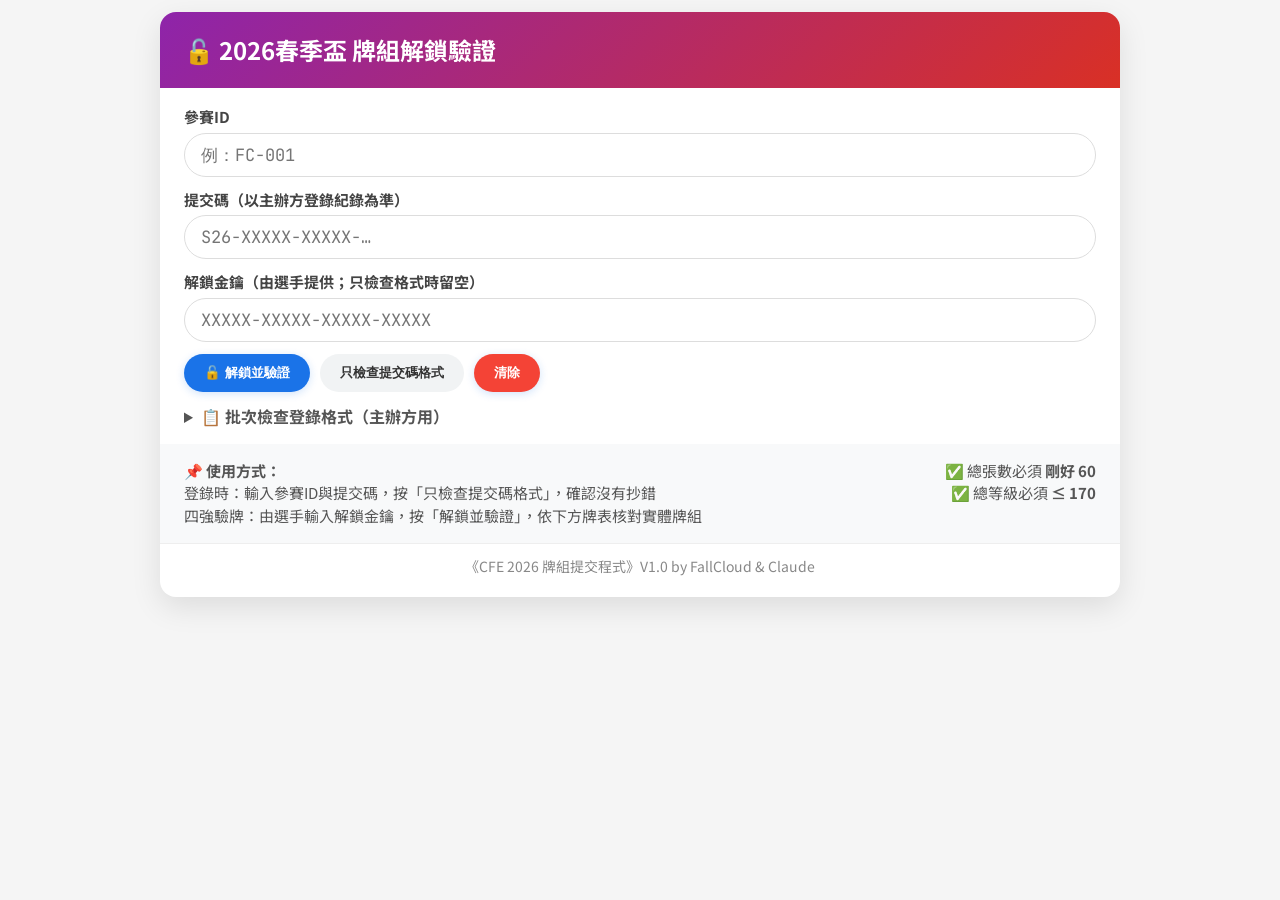
<file: cfe-2026-spring/reveal.html>
<!DOCTYPE html>
<html lang="zh-TW">
<head>
<meta charset="UTF-8">
<meta name="viewport" content="width=device-width, initial-scale=1.0">
<title>2026春季盃 牌組解鎖驗證</title>
<link rel="stylesheet" href="style.css">
</head>
<body>
<div class="container">
  <header class="reveal">
    <h1 id="title">🔓 2026春季盃 牌組解鎖驗證</h1>
  </header>

  <div class="form">
    <div>
      <label for="pid">參賽ID</label>
      <input id="pid" type="text" autocomplete="off" placeholder="例：FC-001">
    </div>
    <div>
      <label for="sub">提交碼（以主辦方登錄紀錄為準）</label>
      <input id="sub" type="text" autocomplete="off" placeholder="S26-XXXXX-XXXXX-…">
    </div>
    <div>
      <label for="key">解鎖金鑰（由選手提供；只檢查格式時留空）</label>
      <input id="key" type="text" autocomplete="off" placeholder="XXXXX-XXXXX-XXXXX-XXXXX">
    </div>
    <div class="actions">
      <button class="btn blue" id="revBtn">🔓 解鎖並驗證</button>
      <button class="btn ghost" id="fmtBtn">只檢查提交碼格式</button>
      <button class="btn reset-btn" id="clrBtn">清除</button>
    </div>
  </div>

  <div id="verdict"></div>

  <div class="table-wrapper" id="tableWrap" hidden>
    <table>
      <thead>
        <tr>
          <th class="attr-header">屬性</th>
          <th>1級</th><th>2級</th><th>3級</th><th>4級</th><th>5級</th>
          <th>屬性<br>張數</th><th>屬性<br>等級總和</th>
        </tr>
      </thead>
      <tbody id="tableBody"></tbody>
      <tfoot><tr class="total-row" id="totalRow"></tr></tfoot>
    </table>
  </div>

  <details class="more">
    <summary>📋 批次檢查登錄格式（主辦方用）</summary>
    <div class="form" style="padding-left:0;padding-right:0">
      <div>
        <label for="batchIn">每行一筆「參賽ID 提交碼」（可直接從試算表複製兩欄貼上）</label>
        <textarea id="batchIn" placeholder="FC-001	S26-XXXXX-…&#10;FC-002	S26-XXXXX-…"></textarea>
      </div>
      <div class="actions"><button class="btn blue" id="batchBtn">檢查全部</button></div>
      <div class="table-wrapper" style="padding:0"><table class="batch" id="batchOut"></table></div>
    </div>
  </details>

  <div class="info">
    <div>
      📌 <strong>使用方式：</strong><br>
      登錄時：輸入參賽ID與提交碼，按「只檢查提交碼格式」，確認沒有抄錯<br>
      四強驗牌：由選手輸入解鎖金鑰，按「解鎖並驗證」，依下方牌表核對實體牌組
    </div>
    <div style="text-align:right;">
      ✅ 總張數必須 <strong>剛好 60</strong><br>
      ✅ 總等級必須 <strong>≤ 170</strong>
    </div>
  </div>
  <div class="copyright">《CFE 2026 牌組提交程式》V1.0 by FallCloud &amp; Claude</div>
</div>

<script src="cfe-commit.js"></script>
<script>
  const C = window.CFECommit;
  const attrNames = ['金', '木', '水', '火', '土'];
  const attrColors = ['gold', 'wood', 'water', 'fire', 'earth'];
  const attrBg = ['#f8f8f8', '#e8f5e8', '#e8f3f8', '#f8e8e8', '#f8f5e8'];
  const $ = id => document.getElementById(id);
  const esc = s => String(s).replace(/[&<>"]/g, c => ({ '&': '&amp;', '<': '&lt;', '>': '&gt;', '"': '&quot;' }[c]));

  function setVerdict(type, html) { $('verdict').innerHTML = `<div class="verdict ${type}">${html}</div>`; }

  function renderDeck(counts) {
    let body = '';
    const col = [0,0,0,0,0]; let tc = 0, tl = 0;
    for (let a = 0; a < 5; a++) {
      let c = 0, lv = 0;
      body += `<tr><td class="attr-header ${attrColors[a]}" style="background:${attrBg[a]};font-weight:700;font-size:19px">${attrNames[a]}</td>`;
      for (let l = 0; l < 5; l++) {
        const n = counts[a][l];
        c += n; lv += n * (l + 1); col[l] += n;
        body += `<td class="cell ro ${attrColors[a]}${n === 0 ? ' zero' : ''}">${n}</td>`;
      }
      tc += c; tl += lv;
      body += `<td class="subtotal">${c}</td><td class="subtotal">${lv}</td></tr>`;
    }
    $('tableBody').innerHTML = body;
    $('totalRow').innerHTML = `<td style="text-align:left; padding-left:20px;">全牌組總計</td>` +
      col.map(x => `<td>${x}</td>`).join('') +
      `<td style="font-size:22px" class="${tc !== 60 ? 'invalid' : ''}">${tc}</td>` +
      `<td style="font-size:22px" class="${tl > 170 ? 'invalid' : ''}">${tl}</td>`;
    $('tableWrap').hidden = false;
  }

  async function checkFormat() {
    $('tableWrap').hidden = true;
    const r = await C.checkFormat($('pid').value, $('sub').value);
    if (r.ok) setVerdict('ok',
      `<span class="big">✅ 提交碼格式正確</span><br>參賽ID：<b>${esc(r.id)}</b><br>` +
      `標準提交碼：<span class="mono">${esc(r.canonical)}</span><br>` +
      `<small>此檢查只確認提交碼沒有抄錯、且與參賽ID相符；不會也無法得知牌組內容。</small>`);
    else setVerdict('err', `<span class="big">❌ ${esc(r.error)}</span>`);
  }

  async function doReveal() {
    if (!$('key').value.trim()) return checkFormat();
    $('tableWrap').hidden = true;
    const r = await C.reveal($('pid').value, $('sub').value, $('key').value);
    if (!r.ok) { setVerdict('err', `<span class="big">❌ ${esc(r.error)}</span>`); return; }
    setVerdict(r.legal ? 'ok' : 'warn',
      (r.legal ? '<span class="big">✅ 驗證通過：此牌組即為選手提交的牌組，且符合規定</span>'
               : '<span class="big">⚠️ 牌組與提交相符，但不符合規定，請依賽規處理</span>') +
      `<br>參賽ID：<b>${esc(r.id)}</b>　牌組代碼：<b class="mono">${esc(r.deckCode)}</b>　共 ${r.cards} 張・總等級 ${r.level}`);
    renderDeck(r.counts);
    $('verdict').scrollIntoView({ behavior: 'smooth', block: 'start' });
  }

  async function batchCheck() {
    const lines = $('batchIn').value.split(/\r?\n/).map(s => s.trim()).filter(Boolean);
    let ok = 0, h = '<thead><tr><th>#</th><th>參賽ID</th><th>結果</th></tr></thead><tbody>';
    for (let i = 0; i < lines.length; i++) {
      const m = lines[i].match(/^(.*?)[\t,，\s]+(S26-[0-9A-Za-z\-\s]+)$/i);
      let res;
      if (!m) res = { ok: false, error: '無法辨識，需為「參賽ID 提交碼」' };
      else res = await C.checkFormat(m[1], m[2]);
      if (res.ok) ok++;
      h += `<tr><td>${i + 1}</td><td>${esc(m ? C.normalizeId(m[1]) : lines[i])}</td>` +
           `<td class="${res.ok ? 'ok' : 'err'}" style="color:${res.ok ? '#188038' : '#d93025'}">${res.ok ? '✅ 正確' : '❌ ' + esc(res.error)}</td></tr>`;
    }
    h += `</tbody><tfoot><tr><td colspan="3"><b>共 ${lines.length} 筆，正確 ${ok} 筆，錯誤 ${lines.length - ok} 筆</b></td></tr></tfoot>`;
    $('batchOut').innerHTML = h;
  }

  $('revBtn').onclick = doReveal;
  $('fmtBtn').onclick = checkFormat;
  $('batchBtn').onclick = batchCheck;
  $('clrBtn').onclick = () => {
    ['pid', 'sub', 'key'].forEach(id => $(id).value = '');
    $('verdict').innerHTML = ''; $('tableWrap').hidden = true;
  };
  ['pid', 'sub', 'key'].forEach(id => $(id).addEventListener('keydown', e => { if (e.key === 'Enter') doReveal(); }));
</script>
</body>
</html>
</file>
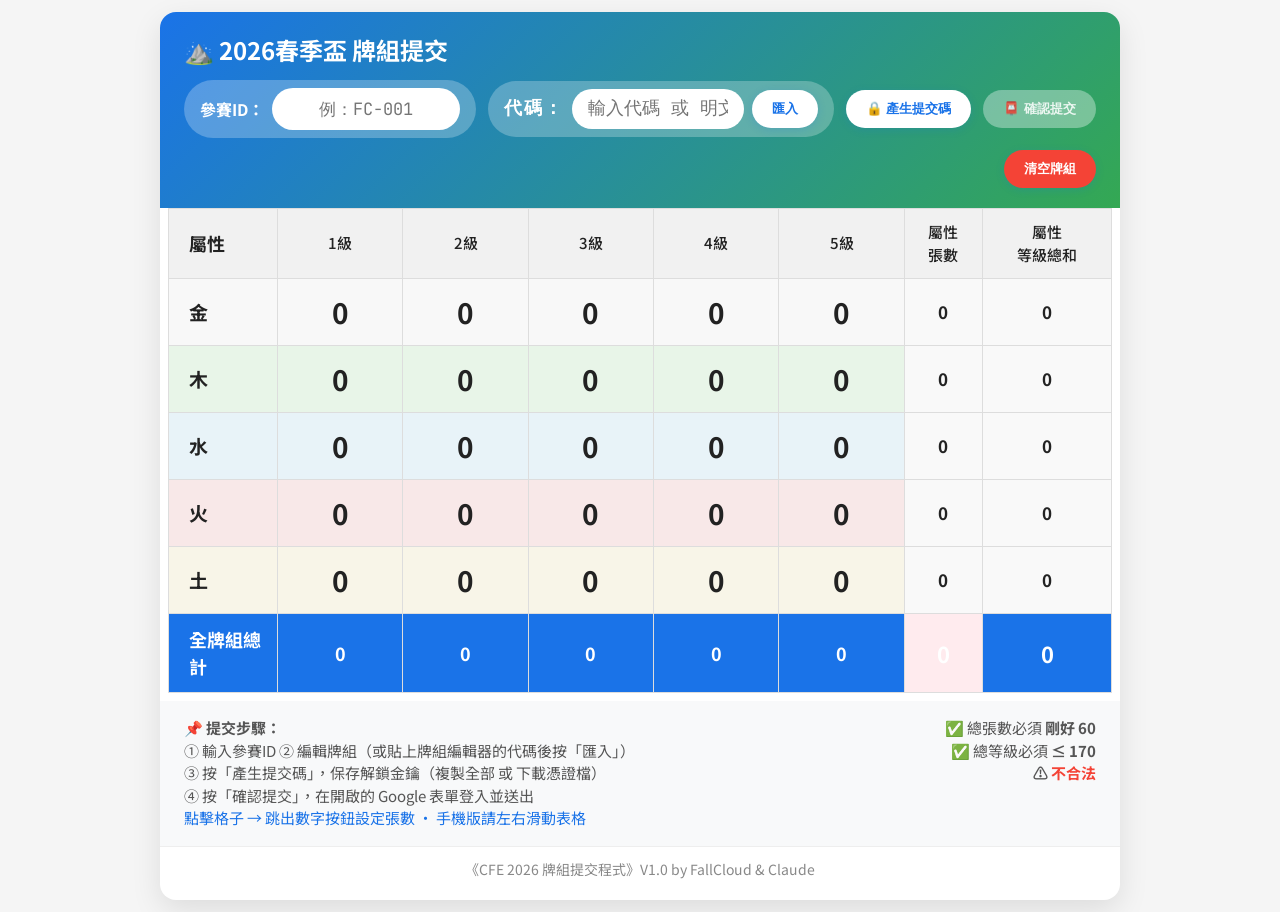
<file: cfe-2026-spring/submit.html>
<!DOCTYPE html>
<html lang="zh-TW">
<head>
<meta charset="UTF-8">
<meta name="viewport" content="width=device-width, initial-scale=1.0, maximum-scale=1.0, user-scalable=no">
<title>2026春季盃 牌組提交</title>
<link rel="stylesheet" href="style.css">
</head>
<body>
<div class="container">
  <header>
    <h1 id="title">📮 2026春季盃 牌組提交</h1>
    <div class="header-right">
      <div class="code-box id-box">
        參賽ID：
        <input id="pidInput" class="code-input" type="text" maxlength="40" placeholder="例：FC-001" autocomplete="off">
      </div>
      <div class="code-box">
        代碼：
        <input id="codeInput" class="code-input" type="text" maxlength="50" placeholder="輸入代碼 或 明文牌組 (例: 44433 40002 ...)" autocomplete="off">
        <button onclick="importCode()" class="btn">匯入</button>
      </div>
      <button id="genBtn" onclick="generateSubmission()" class="btn">🔒 產生提交碼</button>
      <button id="submitBtn" onclick="confirmSubmit()" class="btn submit-btn" disabled>📮 確認提交</button>
      <button onclick="resetDeck()" class="btn reset-btn">清空牌組</button>
    </div>
  </header>

  <div id="resultPanel" class="panel" hidden>
    <h3>
      <span>🔑 提交資料（請先保存，再按「確認提交」）</span>
      <span id="submitBadge" class="badge">尚未提交</span>
    </h3>
    <div class="kv">
      <div class="k">參賽 ID</div><div class="v" id="outId"></div>
      <div class="k">提交碼</div><div class="v" id="outSub"></div>
      <div class="k">解鎖金鑰</div><div class="v key" id="outKey"></div>
    </div>
    <div class="actions">
      <button class="btn blue" onclick="copyAll()">📋 複製全部</button>
      <button class="btn green" onclick="downloadReceipt()">⬇ 下載憑證檔</button>
    </div>
    <div class="note">
      ⚠️ <b>解鎖金鑰只存在你的裝置上</b>，遺失後任何人都無法解開你的牌組。四強驗牌前請勿交給任何人（包括主辦方）。<br>
      修改 ID 或牌組後，提交碼會作廢，需要重新產生。
    </div>
  </div>

  <div class="table-wrapper">
    <table id="deckTable">
      <thead>
        <tr>
          <th class="attr-header">屬性</th>
          <th>1級</th><th>2級</th><th>3級</th><th>4級</th><th>5級</th>
          <th>屬性<br>張數</th><th>屬性<br>等級總和</th>
        </tr>
      </thead>
      <tbody id="tableBody"></tbody>
      <tfoot>
        <tr class="total-row">
          <td style="text-align:left; padding-left:20px;">全牌組總計</td>
          <td id="totalLv1">0</td><td id="totalLv2">0</td><td id="totalLv3">0</td><td id="totalLv4">0</td><td id="totalLv5">0</td>
          <td id="totalCards" style="font-size:22px;">0</td>
          <td id="totalLevel" style="font-size:22px;">0</td>
        </tr>
      </tfoot>
    </table>
  </div>
  <div class="info">
    <div>
      📌 <strong>提交步驟：</strong><br>
      ① 輸入參賽ID ② 編輯牌組（或貼上牌組編輯器的代碼後按「匯入」）<br>
      ③ 按「產生提交碼」，保存解鎖金鑰（複製全部 或 下載憑證檔）<br>
      ④ 按「確認提交」，在開啟的 Google 表單登入並送出<br>
      <span style="color:#1a73e8;">點擊格子 → 跳出數字按鈕設定張數 • 手機版請左右滑動表格</span>
    </div>
    <div style="text-align:right;">
      ✅ 總張數必須 <strong>剛好 60</strong><br>
      ✅ 總等級必須 <strong>≤ 170</strong><br>
      <span id="status" style="font-weight:700;"></span>
    </div>
  </div>
  <div class="copyright">
    《CFE 2026 牌組提交程式》V1.0 by FallCloud &amp; Claude
  </div>
</div>

<script src="cfe-commit.js"></script>
<script>
  // ============================================================
  //  Google 表單設定（建立表單後填入，詳見 README「確認提交設定」）
  //  formUrl：表單網址，結尾為 /viewform
  //  idEntry / codeEntry：「參賽ID」「提交碼」兩個題目的 entry 編號
  // ============================================================
  const FORM_CONFIG = {
    formUrl: 'https://docs.google.com/forms/d/e/1FAIpQLSdsCxdpFSUf5wbfwAe4-v21l7YkuW_Xm-CVBvNMjpHh_dfapA/viewform',
    idEntry: 'entry.1714871802',     // 參賽ID
    codeEntry: 'entry.717023501',    // 提交碼
  };

  const C = window.CFECommit;
  const fiveElements = ["🪨", "🌳", "💧", "🔥", "⛰️"];
  let counts = Array(5).fill().map(() => Array(5).fill(0));
  const attrNames = ['金', '木', '水', '火', '土'];
  const attrColors = ['gold', 'wood', 'water', 'fire', 'earth'];
  const attrBg = ['#f8f8f8', '#e8f5e8', '#e8f3f8', '#f8e8e8', '#f8f5e8'];
  let current = null;      // 目前有效的提交資料
  let submitted = false;

  const esc = s => String(s).replace(/[&<>"]/g, c => ({ '&': '&amp;', '<': '&lt;', '>': '&gt;', '"': '&quot;' }[c]));

  function showModal(title, message, type = 'info', confirmText = '確定', cancelText = null, onConfirm = null) {
    const old = document.getElementById('customModal');
    if (old) old.remove();
    const modal = document.createElement('div');
    modal.id = 'customModal';
    modal.style.cssText = `position: fixed; inset: 0; background: rgba(0,0,0,0.65); display: flex; align-items: center; justify-content: center; z-index: 2000; animation: fadeInModal 0.2s ease;`;
    const box = document.createElement('div');
    box.style.cssText = `background: white; width: 92%; max-width: 420px; border-radius: 20px; box-shadow: 0 15px 50px rgba(0,0,0,0.4); overflow: hidden;`;
    box.innerHTML = `
      <div style="padding: 28px 24px 20px; text-align:center;">
        <div style="font-size:52px; margin-bottom:16px;">${type === 'success' ? '✅' : type === 'error' ? '❌' : type === 'warning' ? '⚠️' : 'ℹ️'}</div>
        <h3 style="margin:0 0 16px; font-size:21px; color:#222;">${title}</h3>
        <p style="margin:0; color:#555; line-height:1.6; font-size:16px;">${message}</p>
      </div>
      <div style="background:#f8f9fa; padding:18px; display:flex; gap:12px; justify-content:center;">
        ${cancelText ? `<button id="modalCancel" style="flex:1; padding:14px; border:none; border-radius:9999px; background:#ccc; font-weight:600; font-size:16px; cursor:pointer;">${cancelText}</button>` : ''}
        <button id="modalConfirm" style="flex:1; padding:14px; border:none; border-radius:9999px; background:${type==='error' ? '#d32f2f' : '#1a73e8'}; color:white; font-weight:600; font-size:16px; cursor:pointer;">${confirmText}</button>
      </div>`;
    modal.appendChild(box);
    document.body.appendChild(modal);
    document.getElementById('modalConfirm').onclick = () => { modal.remove(); if (onConfirm) onConfirm(); };
    const cancelBtn = document.getElementById('modalCancel');
    if (cancelBtn) cancelBtn.onclick = () => modal.remove();
  }

  // ---------- 牌組表格（與牌組編輯器相同） ----------
  function calculateTotals() {
    let totalCards = 0, totalLevel = 0;
    const colTotals = [0,0,0,0,0];
    for (let a = 0; a < 5; a++) {
      let attrCards = 0, attrLevel = 0;
      for (let l = 0; l < 5; l++) {
        const num = counts[a][l];
        attrCards += num; attrLevel += (l + 1) * num; colTotals[l] += num;
      }
      totalCards += attrCards; totalLevel += attrLevel;
      document.getElementById(`attrCards${a}`).textContent = attrCards;
      document.getElementById(`attrLevel${a}`).textContent = attrLevel;
    }
    for (let i = 0; i < 5; i++) document.getElementById(`totalLv${i+1}`).textContent = colTotals[i];
    document.getElementById('totalCards').textContent = totalCards;
    document.getElementById('totalLevel').textContent = totalLevel;
    const valid = (totalCards === 60 && totalLevel <= 170);
    const status = document.getElementById('status');
    document.getElementById('totalCards').classList.toggle('invalid', totalCards !== 60);
    document.getElementById('totalLevel').classList.toggle('invalid', totalLevel > 170);
    status.innerHTML = valid ? '✅ <span style="color:#4caf50">合法牌組</span>' : '⚠️ <span style="color:#f44336">不合法</span>';
    return valid;
  }

  function renderTable() {
    const tbody = document.getElementById('tableBody');
    tbody.innerHTML = '';
    for (let a = 0; a < 5; a++) {
      const row = document.createElement('tr');
      const attrCell = document.createElement('td');
      attrCell.className = `attr-header ${attrColors[a]}`;
      attrCell.style.backgroundColor = attrBg[a];
      attrCell.style.fontWeight = '700';
      attrCell.style.fontSize = '19px';
      attrCell.textContent = attrNames[a];
      row.appendChild(attrCell);
      for (let l = 0; l < 5; l++) {
        const cell = document.createElement('td');
        cell.className = `cell ${attrColors[a]}`;
        cell.dataset.attr = a; cell.dataset.level = l;
        cell.textContent = counts[a][l];
        cell.addEventListener('click', function (e) { e.stopImmediatePropagation(); showNumberPopup(this); });
        row.appendChild(cell);
      }
      for (const kind of ['Cards', 'Level']) {
        const td = document.createElement('td');
        td.className = 'subtotal'; td.id = `attr${kind}${a}`; td.textContent = '0';
        row.appendChild(td);
      }
      tbody.appendChild(row);
    }
    calculateTotals();
  }

  function showNumberPopup(cell) {
    hideNumberPopup();
    const attr = parseInt(cell.dataset.attr), level = parseInt(cell.dataset.level);
    const max = (level < 3) ? 4 : 3;
    const rect = cell.getBoundingClientRect();
    const popup = document.createElement('div');
    popup.className = 'number-popup'; popup.id = 'numberPopup';
    const leftPos = rect.left + window.scrollX + (rect.width / 2) - (max === 4 ? 160 : 130);
    popup.style.left = Math.max(20, leftPos) + 'px';
    popup.style.top = (rect.bottom + window.scrollY + 8) + 'px';
    for (let i = 0; i <= max; i++) {
      const btn = document.createElement('button');
      btn.className = 'number-btn'; btn.textContent = i;
      btn.onclick = (e) => {
        e.stopImmediatePropagation();
        if (counts[attr][level] !== i) { counts[attr][level] = i; invalidateSubmission(); }
        cell.textContent = i;
        calculateTotals(); hideNumberPopup();
      };
      popup.appendChild(btn);
    }
    document.body.appendChild(popup);
    setTimeout(() => document.addEventListener('click', hideOnOutsideClick, { once: true }), 100);
  }
  function hideNumberPopup() { const p = document.getElementById('numberPopup'); if (p) p.remove(); }
  function hideOnOutsideClick(e) {
    if (document.getElementById('numberPopup') && !e.target.closest('.number-popup') && !e.target.classList.contains('cell')) hideNumberPopup();
  }

  function importCode() {
    const input = document.getElementById('codeInput').value.trim();
    if (input === '') { showModal('輸入空白', '請輸入代碼 或 明文牌組構成', 'error'); return; }
    const c = C.parseDeckInput(input);
    if (!c || !C.deckStats(c).legal) {
      showModal('匯入失敗', '此輸入無效或牌組不合法<br>（請輸入正確的代碼 或 25碼數字的明文牌組）', 'error');
      return;
    }
    counts = c; invalidateSubmission(); renderTable();
    showModal('匯入成功', '牌組已正確載入！', 'success');
  }

  function resetDeck() {
    showModal('確認清空牌組？', '所有卡片張數將歸零，且無法復原。<br>確定要繼續嗎？', 'warning', '確定清空', '取消', () => {
      counts = Array(5).fill().map(() => Array(5).fill(0));
      document.getElementById('codeInput').value = '';
      invalidateSubmission(); renderTable();
    });
  }

  // ---------- 提交碼 ----------
  function invalidateSubmission() {
    current = null; submitted = false;
    document.getElementById('resultPanel').hidden = true;
    document.getElementById('submitBtn').disabled = true;
  }

  async function generateSubmission() {
    const rawId = document.getElementById('pidInput').value;
    if (!C.normalizeId(rawId)) { showModal('缺少參賽ID', '請先在上方輸入你的參賽ID', 'error'); return; }
    if (!calculateTotals()) {
      showModal('無法產生提交碼', '牌組不合法！<br>請確認：<br>• 總張數必須剛好 60 張<br>• 總等級必須 ≤ 170', 'error');
      return;
    }
    const make = async () => {
      try {
        const r = await C.createSubmission(rawId, counts);
        const chk = await C.reveal(r.id, r.submission, r.key);          // 自我驗證
        if (!chk.ok || chk.deckCode !== r.deckCode) throw new Error('自我驗證失敗，請重新整理頁面後再試');
        current = r; submitted = false;
        document.getElementById('outId').textContent = r.id;
        document.getElementById('outSub').textContent = r.submissionDisplay;
        document.getElementById('outKey').textContent = r.keyDisplay;
        document.getElementById('codeInput').value = r.deckCode;
        updateBadge();
        const panel = document.getElementById('resultPanel');
        panel.hidden = false;
        document.getElementById('submitBtn').disabled = false;
        panel.scrollIntoView({ behavior: 'smooth', block: 'center' });
      } catch (e) { showModal('產生失敗', esc(e.message), 'error'); }
    };
    if (current) {
      showModal('重新產生提交碼？', '將產生<b>新的提交碼與金鑰</b>，目前這組會作廢。<br>若已提交過，請記得用新的提交碼再提交一次。', 'warning', '重新產生', '取消', make);
    } else make();
  }

  function updateBadge() {
    const b = document.getElementById('submitBadge');
    b.textContent = submitted ? '已開啟提交表單' : '尚未提交';
    b.classList.toggle('ok', submitted);
    document.getElementById('resultPanel').classList.toggle('done', submitted);
  }

  function receiptText(r) {
    return [
      '《CFE 2026春季盃》牌組提交憑證',
      '產生時間：' + new Date().toLocaleString('zh-TW'),
      '',
      '參賽ID：' + r.id,
      '提交碼：' + r.submissionDisplay,
      '解鎖金鑰：' + r.keyDisplay + '　（四強驗牌前請勿交給任何人）',
      '牌組代碼：' + r.deckCode + '　（僅供自己核對，請勿提交）',
    ].join('\n');
  }
  async function copyAll() {
    if (!current) return;
    try {
      await navigator.clipboard.writeText(receiptText(current));
      showModal('已複製', '參賽ID、提交碼、解鎖金鑰已複製到剪貼簿，<br>請貼到安全的地方保存。', 'success');
    } catch { showModal('複製失敗', '請改用「下載憑證檔」，或手動選取文字複製。', 'error'); }
  }
  function downloadReceipt() {
    if (!current) return;
    const a = document.createElement('a');
    a.href = URL.createObjectURL(new Blob([receiptText(current)], { type: 'text/plain;charset=utf-8' }));
    a.download = `2026春季盃_牌組憑證_${current.id}.txt`;
    document.body.appendChild(a); a.click(); a.remove();
    setTimeout(() => URL.revokeObjectURL(a.href), 1000);
  }

  // ---------- 確認提交：開啟預填好的 Google 表單 ----------
  function formLink(r) {
    const u = new URL(FORM_CONFIG.formUrl);
    u.searchParams.set('usp', 'pp_url');
    u.searchParams.set(FORM_CONFIG.idEntry, r.id);
    u.searchParams.set(FORM_CONFIG.codeEntry, r.submissionDisplay);
    return u.toString();
  }
  function confirmSubmit() {
    if (!current) return;
    if (!FORM_CONFIG.formUrl || !FORM_CONFIG.idEntry || !FORM_CONFIG.codeEntry) {
      showModal('提交表單尚未開放', '主辦方尚未設定提交表單。<br>請先保存好提交資料，待公告後再提交。', 'warning');
      return;
    }
    showModal('確認提交',
      `參賽ID：<b>${esc(current.id)}</b><br>提交碼：<span class="mono" style="font-size:14px;word-break:break-all">${esc(current.submissionDisplay)}</span><br><br>` +
      '請確認<b>已保存解鎖金鑰</b>。<br>按「前往提交」會開啟 Google 表單（已自動填好），<br>請登入後按下表單的「提交」按鈕才算完成。',
      'info', '前往提交', '取消', () => {
        const w = window.open(formLink(current), '_blank');
        if (w) w.opener = null; else location.href = formLink(current);
        submitted = true; updateBadge();
      });
  }

  // 修改 ID 會讓提交碼作廢
  document.getElementById('pidInput').addEventListener('input', () => { if (current) invalidateSubmission(); });

  window.onload = () => {
    document.getElementById('title').textContent =
      `${fiveElements[Math.floor(Math.random() * fiveElements.length)]} 2026春季盃 牌組提交`;
    renderTable();
  };
</script>
</body>
</html>
</file>
<file: cfe-2026-spring/style.css>
/* === 基本樣式：取自《CFE DeckEditor》V1.0 === */
        @import url('https://fonts.googleapis.com/css2?family=Noto+Sans+TC:wght@400;500;700&family=JetBrains+Mono:wght@500;700&display=swap');
       
        :root {
            --gray: #f8f8f8;
            --green: #e8f5e8;
            --blue: #e8f3f8;
            --red: #f8e8e8;
            --yellow: #f8f5e8;
        }
       
        body {
            font-family: 'Noto Sans TC', system-ui, -apple-system, sans-serif;
            margin: 0;
            padding: 12px;
            background: #f5f5f5;
            color: #222;
            line-height: 1.5;
        }
       
        .container {
            max-width: 960px;
            margin: 0 auto;
            background: white;
            border-radius: 16px;
            box-shadow: 0 10px 30px rgba(0,0,0,0.1);
            overflow: hidden;
        }
       
        header {
            background: linear-gradient(135deg, #1a73e8, #34a853);
            color: white;
            padding: 20px 24px;
            display: flex;
            justify-content: space-between;
            align-items: center;
            flex-wrap: wrap;
            gap: 12px;
        }
       
        h1 {
            margin: 0;
            font-size: 24px;
            font-weight: 700;
            display: flex;
            align-items: center;
            gap: 12px;
        }
       
        .header-right {
            display: flex;
            align-items: center;
            gap: 12px;
            flex-wrap: wrap;
            width: 100%;
            justify-content: flex-end;
        }
       
        .code-box {
            display: flex;
            align-items: center;
            gap: 8px;
            background: rgba(255,255,255,0.25);
            padding: 8px 16px;
            border-radius: 9999px;
            font-family: monospace;
            font-size: 18px;
            font-weight: 700;
            letter-spacing: 2px;
            flex: 1;
            min-width: 280px;
        }
       
        .code-input {
            flex: 1;
            padding: 10px 16px;
            font-family: monospace;
            font-size: 18px;
            border: none;
            border-radius: 9999px;
            background: white;
            color: #222;
            text-align: center;
            min-width: 0;
        }
       
        .btn {
            background: #fff;
            color: #1a73e8;
            border: none;
            padding: 10px 20px;
            border-radius: 9999px;
            font-weight: 600;
            cursor: pointer;
            transition: all 0.2s;
            box-shadow: 0 2px 8px rgba(26,115,232,0.2);
            white-space: nowrap;
        }
       
        .btn:hover {
            transform: translateY(-2px);
            box-shadow: 0 4px 12px rgba(26,115,232,0.3);
        }
       
        .reset-btn {
            background: #f44336;
            color: white;
        }
       
        .table-wrapper {
            overflow-x: auto;
            -webkit-overflow-scrolling: touch;
            padding: 0 8px 8px;
        }
       
        table {
            width: 100%;
            min-width: 680px;
            border-collapse: collapse;
            font-size: 17px;
        }
       
        th, td {
            padding: 12px 8px;
            text-align: center;
            border: 1px solid #ddd;
            position: relative;
        }
       
        th {
            background: #f1f1f1;
            font-weight: 500;
            font-size: 15px;
        }
       
        .attr-header {
            width: 80px;
            font-weight: 700;
            text-align: left;
            padding-left: 20px;
            font-size: 18px;
        }
       
        .cell {
            font-size: 28px;
            font-weight: 700;
            cursor: pointer;
            transition: all 0.2s;
            min-width: 58px;
            user-select: none;
        }
       
        .cell:hover {
            background: #fffbe6;
            transform: scale(1.05);
        }
       
        .cell.gold { background: var(--gray); }
        .cell.wood { background: var(--green); }
        .cell.water { background: var(--blue); }
        .cell.fire { background: var(--red); }
        .cell.earth { background: var(--yellow); }
       
        .subtotal {
            font-weight: 700;
            background: #f9f9f9;
        }
       
        .total-row td {
            background: #1a73e8;
            color: white;
            font-weight: 700;
            font-size: 18px;
        }
       
        .invalid {
            background: #ffebee !important;
            color: #d32f2f;
        }
       
        .number-popup {
            position: absolute;
            background: white;
            border-radius: 14px;
            box-shadow: 0 8px 30px rgba(0,0,0,0.25);
            padding: 10px 12px;
            display: flex;
            gap: 8px;
            z-index: 300;
            animation: popIn 0.2s ease;
        }
       
        .number-btn {
            width: 56px;
            height: 56px;
            font-size: 28px;
            font-weight: 700;
            border: none;
            border-radius: 12px;
            background: #f0f0f0;
            color: #222;
            cursor: pointer;
            transition: all 0.15s;
        }
       
        .number-btn:hover {
            background: #4caf50;
            color: white;
            transform: scale(1.1);
        }
       
        .info {
            padding: 16px 24px;
            background: #f8f9fa;
            font-size: 15px;
            color: #555;
            display: flex;
            justify-content: space-between;
            flex-wrap: wrap;
            gap: 12px;
        }
       
        .copyright {
            text-align: center;
            padding: 12px 24px 20px;
            color: #888;
            font-size: 14px;
            border-top: 1px solid #eee;
        }
       
        @keyframes popIn {
            from { opacity: 0; transform: scale(0.8); }
            to { opacity: 1; transform: scale(1); }
        }
       
        @media (max-width: 640px) {
            body { padding: 8px; }
            .container { border-radius: 12px; }
            header { padding: 16px 18px; flex-direction: column; align-items: stretch; }
            h1 { font-size: 22px; justify-content: center; }
            .header-right { justify-content: center; }
            .code-box { min-width: auto; flex: none; width: 100%; }
            .code-input { font-size: 17px; }
            table { font-size: 15px; min-width: 620px; }
            .cell { font-size: 24px; min-width: 48px; padding: 10px 6px; }
            th { padding: 10px 6px; font-size: 13px; }
            .attr-header { width: 62px; font-size: 16px; padding-left: 12px; }
            .number-btn { width: 48px; height: 48px; font-size: 24px; }
        }

/* === 提交／解鎖頁追加樣式 === */
@keyframes fadeInModal { from { opacity: 0; } to { opacity: 1; } }
.mono { font-family: 'JetBrains Mono', ui-monospace, monospace; }
.id-box { flex: 0 1 260px; min-width: 220px; letter-spacing: 0; font-family: inherit; font-size: 16px; }
.id-box .code-input { font-family: 'JetBrains Mono', ui-monospace, monospace; font-size: 17px; }
.btn:disabled, .btn:disabled:hover { background: rgba(255,255,255,0.35); color: rgba(255,255,255,0.85); box-shadow: none; transform: none; cursor: not-allowed; }
.btn.submit-btn:not(:disabled) { background: #fbbc04; color: #222; }
.btn.blue { background: #1a73e8; color: #fff; }
.btn.green { background: #34a853; color: #fff; }
.btn.ghost { background: #f1f3f4; color: #333; box-shadow: none; }

.panel { margin: 16px; border-radius: 14px; border: 2px dashed #f9ab00; background: #fff8e1; padding: 16px 18px; }
.panel.done { border-style: solid; border-color: #34a853; background: #e6f4ea; }
.panel h3 { margin: 0 0 10px; font-size: 17px; display: flex; justify-content: space-between; align-items: center; gap: 8px; flex-wrap: wrap; }
.kv { display: grid; grid-template-columns: max-content 1fr; gap: 8px 12px; align-items: center; }
.kv .k { font-weight: 700; color: #555; }
.kv .v { font-family: 'JetBrains Mono', ui-monospace, monospace; font-size: 18px; font-weight: 700; background: #fff; border: 1px solid #e0e0e0; border-radius: 10px; padding: 6px 12px; word-break: break-all; }
.kv .v.key { border: 2px solid #f9ab00; color: #b06000; font-size: 20px; }
.panel .note { font-size: 14px; color: #6d4c00; margin-top: 10px; }
.panel .actions { display: flex; gap: 10px; flex-wrap: wrap; margin-top: 12px; }
.badge { font-size: 13px; font-weight: 700; padding: 2px 10px; border-radius: 9999px; background: #fbbc04; color: #222; }
.badge.ok { background: #34a853; color: #fff; }

header.reveal { background: linear-gradient(135deg, #8e24aa, #d93025); }
header.reveal .btn { color: #8e24aa; }
.form { padding: 18px 24px 4px; display: grid; gap: 12px; }
.form label { font-weight: 700; font-size: 15px; color: #444; display: block; margin-bottom: 4px; }
.form input, .form textarea { width: 100%; box-sizing: border-box; padding: 10px 16px; font-size: 17px; border: 1px solid #ddd; border-radius: 9999px; font-family: 'JetBrains Mono', ui-monospace, monospace; }
.form textarea { border-radius: 14px; font-size: 14px; min-height: 120px; }
.form .actions { display: flex; gap: 10px; flex-wrap: wrap; }
.verdict { margin: 16px; border-radius: 14px; padding: 14px 18px; font-size: 16px; line-height: 1.7; }
.verdict.ok { background: #e6f4ea; border: 2px solid #34a853; }
.verdict.err { background: #fce8e6; border: 2px solid #d93025; }
.verdict.warn { background: #fff8e1; border: 2px solid #f9ab00; }
.verdict .big { font-size: 20px; font-weight: 700; }
.cell.ro { cursor: default; }
.cell.ro:hover { background: inherit; transform: none; }
.cell.zero { color: #bbb; }
.batch td, .batch th { font-size: 14px; padding: 6px 8px; text-align: left; }
.batch { min-width: 0; }
details.more { margin: 8px 24px 16px; }
details.more summary { cursor: pointer; font-weight: 700; color: #555; }
@media (max-width: 640px) {
  .id-box { flex: none; width: 100%; min-width: auto; }
  .kv { grid-template-columns: 1fr; gap: 2px; }
  .kv .k { margin-top: 6px; }
  .form { padding: 14px 16px 4px; }
  details.more { margin: 8px 16px 16px; }
}
</file>
